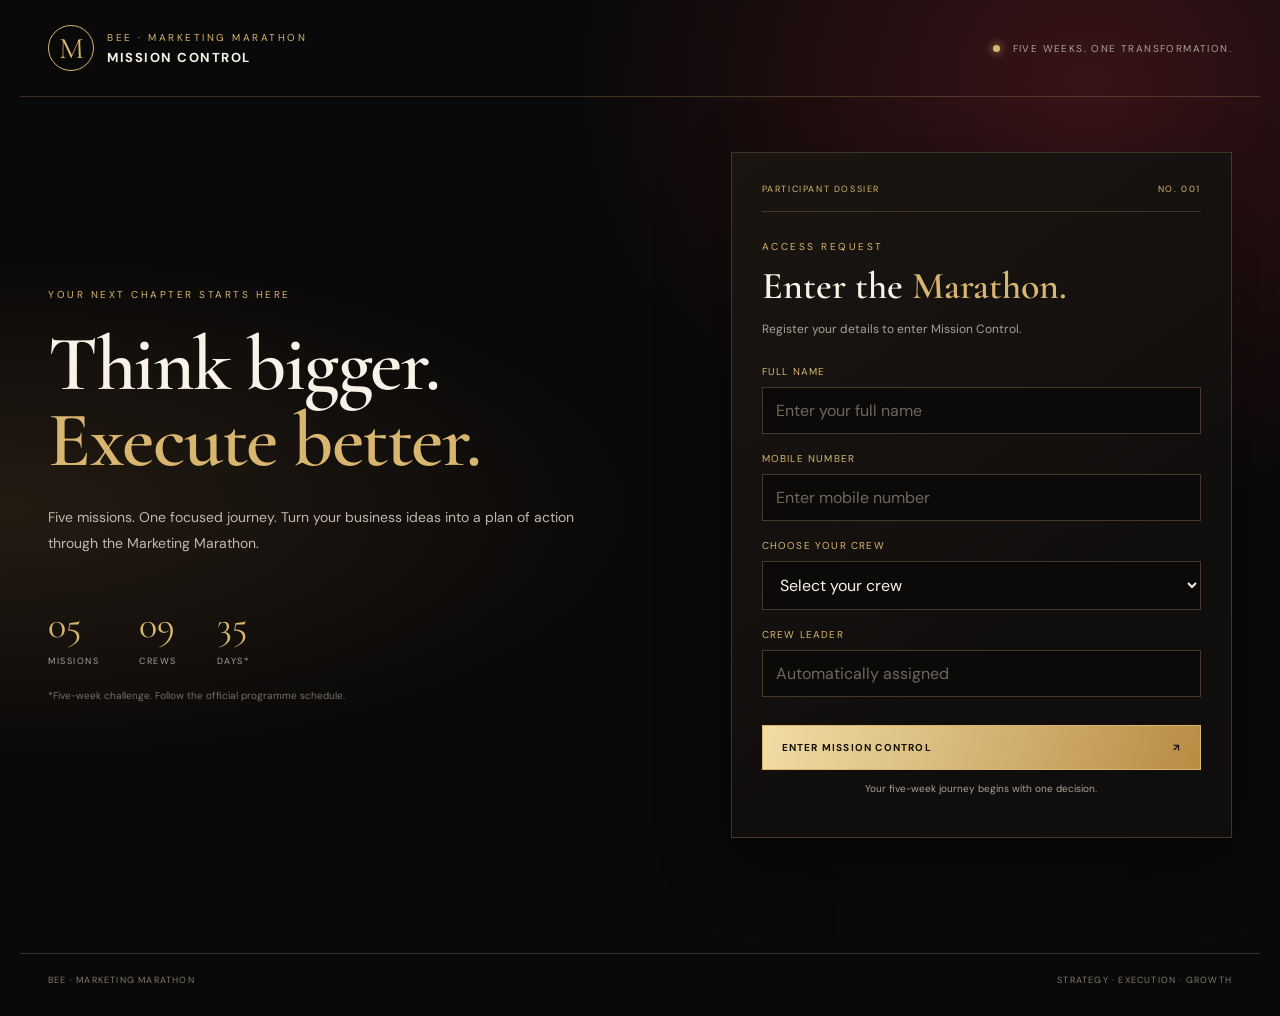
<file: index.html>
<!DOCTYPE html>
<html lang="en">
<head>
  <meta charset="UTF-8">
  <meta name="viewport" content="width=device-width, initial-scale=1.0">
  <meta name="theme-color" content="#0a0909">
  <title>Marketing Marathon | Mission Control</title>
  <link rel="stylesheet" href="style.css">
</head>
<body>

  <header class="navbar">
    <a class="brand" href="#" aria-label="Mission Control home">
      <span class="brand-seal">M</span>
      <span>
        <small>BEE · MARKETING MARATHON</small>
        <strong>MISSION CONTROL</strong>
      </span>
    </a>
    <div class="nav-status">
      <span class="status-dot"></span>
      FIVE WEEKS. ONE TRANSFORMATION.
    </div>
  </header>

  <main>

    <!-- REGISTRATION PAGE -->
    <section id="welcomePage" class="welcome-layout">
      <div class="welcome-copy">
        <p class="eyebrow">YOUR NEXT CHAPTER STARTS HERE</p>
        <h1>Think bigger.<br><span>Execute better.</span></h1>

        <p class="lead">
          Five missions. One focused journey.
          Turn your business ideas into a plan of action
          through the Marketing Marathon.
        </p>

        <div class="hero-stats">
          <div><strong>05</strong><span>MISSIONS</span></div>
          <div><strong>09</strong><span>CREWS</span></div>
          <div><strong>35</strong><span>DAYS*</span></div>
        </div>

        <p class="fine-print">
          *Five-week challenge. Follow the official programme schedule.
        </p>
      </div>

      <div class="registration-card">
        <div class="card-topline">
          <span>PARTICIPANT DOSSIER</span>
          <span>NO. 001</span>
        </div>

        <div class="card-heading">
          <p class="eyebrow">ACCESS REQUEST</p>
          <h2>Enter the <em>Marathon.</em></h2>
          <p>Register your details to enter Mission Control.</p>
        </div>

        <form id="registrationForm">
          <div class="form-field">
            <label for="participantName">Full name</label>
            <input id="participantName" name="participantName"
              type="text" placeholder="Enter your full name" required>
          </div>

          <div class="form-field">
            <label for="mobileNumber">Mobile number</label>
            <input id="mobileNumber" name="mobileNumber"
              type="tel" inputmode="tel" placeholder="Enter mobile number"
              required>
          </div>

          <div class="form-field">
            <label for="crewSelect">Choose your crew</label>
            <select id="crewSelect" name="crewSelect" required>
              <option value="">Select your crew</option>
            </select>
          </div>

          <div class="form-field">
            <label for="crewLeader">Crew leader</label>
            <input id="crewLeader" name="crewLeader"
              type="text" placeholder="Automatically assigned" readonly>
          </div>

          <button class="gold-button full-width" type="submit">
            ENTER MISSION CONTROL <span>↗</span>
          </button>

          <p class="form-note">
            Your five-week journey begins with one decision.
          </p>
        </form>
      </div>
    </section>

    <!-- MAIN DASHBOARD -->
    <section id="dashboardPage" class="hidden">

      <div class="welcome-bar">
        <div>
          <p class="eyebrow">OPERATIVE IDENTIFIED</p>
          <h2>Welcome, <span id="displayName">Participant</span></h2>
          <p id="displayCrew" class="muted"></p>
        </div>

        <button id="editProfile" class="outline-button" type="button">
          EDIT PROFILE
        </button>
      </div>

      <!-- HERO: TEXT LEFT + LARGE 3D VAULT RIGHT -->
      <section class="dashboard-hero vault-hero">

        <div class="vault-hero-copy">
          <p class="eyebrow">THE CHALLENGE STARTS NOW</p>

          <h1>Your strategy.<br>
            <span>Your next level.</span>
          </h1>

          <p class="lead">
            Choose your mission, complete the workbook tasks
            and track your progress through the five-week challenge.
          </p>

          <a class="gold-button inline-button" href="#missionSection">
            EXPLORE MISSIONS ↓
          </a>
        </div>

        <!-- LARGE SLEEPING GOLDEN VAULT -->
        <aside class="strategy-vault-side">

          <p class="vault-status" id="vaultStatus">
            Zzz... VAULT IS SLEEPING
          </p>

          <div class="sleeping-vault" id="sleepingVault">

            <div class="vault-shadow"></div>

            <div class="vault-character" id="vaultCharacter">

              <div class="vault-side"></div>

              <div class="vault-face">
                <div class="vault-top-rim"></div>

                <div class="vault-bolts">
                  <i></i><i></i><i></i><i></i>
                  <i></i><i></i><i></i><i></i>
                </div>

                <div class="vault-eyebrows">
                  <span class="eyebrow eyebrow-left"></span>
                  <span class="eyebrow eyebrow-right"></span>
                </div>

                <div class="vault-eyes">
                  <div class="vault-eye">
                    <span class="eye-pupil"></span>
                    <span class="sleepy-lid"></span>
                  </div>

                  <div class="vault-eye">
                    <span class="eye-pupil"></span>
                    <span class="sleepy-lid"></span>
                  </div>
                </div>

                <div class="vault-nose"></div>

                <div class="vault-mouth">
                  <span class="mouth-sleep"></span>
                  <span class="mouth-awake"></span>
                </div>

                <div class="vault-wheel">
                  <div class="wheel-inner">
                    <div class="wheel-spoke"></div>
                    <div class="wheel-spoke spoke-two"></div>
                    <div class="wheel-center"></div>
                  </div>
                </div>

                <div class="vault-keyhole"></div>
                <div class="vault-bottom-rim"></div>
              </div>

            </div>

            <div class="sleep-z" id="sleepZ">Zzz</div>
            <div class="vault-sparkle sparkle-one">✦</div>
            <div class="vault-sparkle sparkle-two">✧</div>
          </div>

          <p class="vault-caption" id="vaultCaption">
            Shhh... the Golden Vault is sleeping.
            Move your mouse to wake it up!
          </p>

        </aside>
      </section>

      <!-- MISSION ARCHIVES -->
      <section id="missionSection" class="content-section">
        <div class="section-heading">
          <div>
            <p class="eyebrow">YOUR FIVE-WEEK JOURNEY</p>
            <h2>Mission Archives</h2>
          </div>
          <span class="section-tag">05 MISSIONS</span>
        </div>

        <div id="missionGrid" class="mission-grid"></div>
      </section>

      <!-- CREW HEADQUARTERS -->
      <section class="content-section">
        <div class="section-heading">
          <div>
            <p class="eyebrow">YOUR ALLIANCE</p>
            <h2>Crew Headquarters</h2>
          </div>
          <span class="section-tag">09 CREWS</span>
        </div>

        <div id="crewGrid" class="crew-grid"></div>
      </section>

    </section>

    <!-- MISSION / CREW DETAILS -->
    <section id="detailPage" class="detail-panel hidden"
      aria-live="polite">

      <button id="backButton" class="outline-button" type="button">
        ← BACK TO MISSION CONTROL
      </button>

      <div id="detailContent"></div>
    </section>

  </main>

  <footer>
    <span>BEE · MARKETING MARATHON</span>
    <span>STRATEGY · EXECUTION · GROWTH</span>
  </footer>

  <!-- EXISTING MAIN DASHBOARD SCRIPT -->
  <script src="script.js"></script>

  <!-- GOLDEN KEY VAULT GAME -->
  <div id="vaultGame" class="vault-game hidden">

    <div class="vault-game-header">
      <p class="vault-eyebrow">FINAL CHALLENGE UNLOCKED</p>
      <h1>THE GOLDEN KEY</h1>
      <p>Move your golden key to the vault and unlock your destiny.</p>
    </div>

    <div class="game-vault-area">
      <div id="gameVault" class="game-vault">
        <div class="vault-rim"></div>

        <div class="vault-door">
          <div class="vault-inner-ring"></div>
          <div class="vault-bolts"></div>

          <div class="vault-brand">
            <span>THE</span>
            <strong>MARATHON VAULT</strong>
          </div>

          <button type="button" id="vaultKeyhole"
            class="vault-keyhole"
            aria-label="Unlock the vault using the golden key">
            <span class="keyhole-glow"></span>
            <span class="keyhole-shape"></span>
          </button>

          <p class="vault-instruction" id="vaultInstruction">
            INSERT THE GOLDEN KEY
          </p>

          <div class="vault-handle"></div>
        </div>
      </div>
    </div>

    <p id="vaultGameMessage" class="vault-game-message">
      Your missions are complete. The final challenge awaits.
    </p>

    <button id="vaultExitButton" class="vault-exit-button" type="button">
      RETURN TO DASHBOARD
    </button>

    <div id="vaultVictory" class="vault-victory hidden">
      <p class="vault-eyebrow">MISSION ACCOMPLISHED</p>
      <h2>YOU UNLOCKED THE VAULT!</h2>
      <p>Every mission led you here. Your journey is complete.</p>

      <button id="vaultVictoryButton" type="button">
        CLAIM YOUR VICTORY ✦
      </button>
    </div>

  </div>

  <!-- GOLDEN KEY CURSOR -->
  <div id="goldenKeyCursor" aria-hidden="true">
    <span>🗝️</span>
  </div>

  <!-- VAULT GAME SCRIPT -->
  <script src="vault-game.js"></script>

  <script>
    window.addEventListener("DOMContentLoaded", () => {
      const params = new URLSearchParams(window.location.search);

      if (params.get("vault") === "1") {
        if (typeof window.startVaultGame === "function") {
          window.startVaultGame();
        }
      }
    });
  </script>

  <!-- SLEEPING VAULT ANIMATION -->
  <script src="sleeping-vault.js"></script>

  <script>
(function () {
  // Reset only form answers when the page loads or refreshes.
  window.addEventListener("pageshow", function () {
    document.querySelectorAll("form").forEach(function (form) {
      form.reset();
    });

    document.querySelectorAll(
      'input:not([type="button"]):not([type="submit"]):not([type="hidden"]), textarea, select'
    ).forEach(function (field) {
      if (field.type === "checkbox" || field.type === "radio") {
        field.checked = false;
      } else if (field.tagName === "SELECT") {
        field.selectedIndex = 0;
      } else {
        field.value = "";
      }
    });
  });
})();
</script>
</body>
</html>
</file>
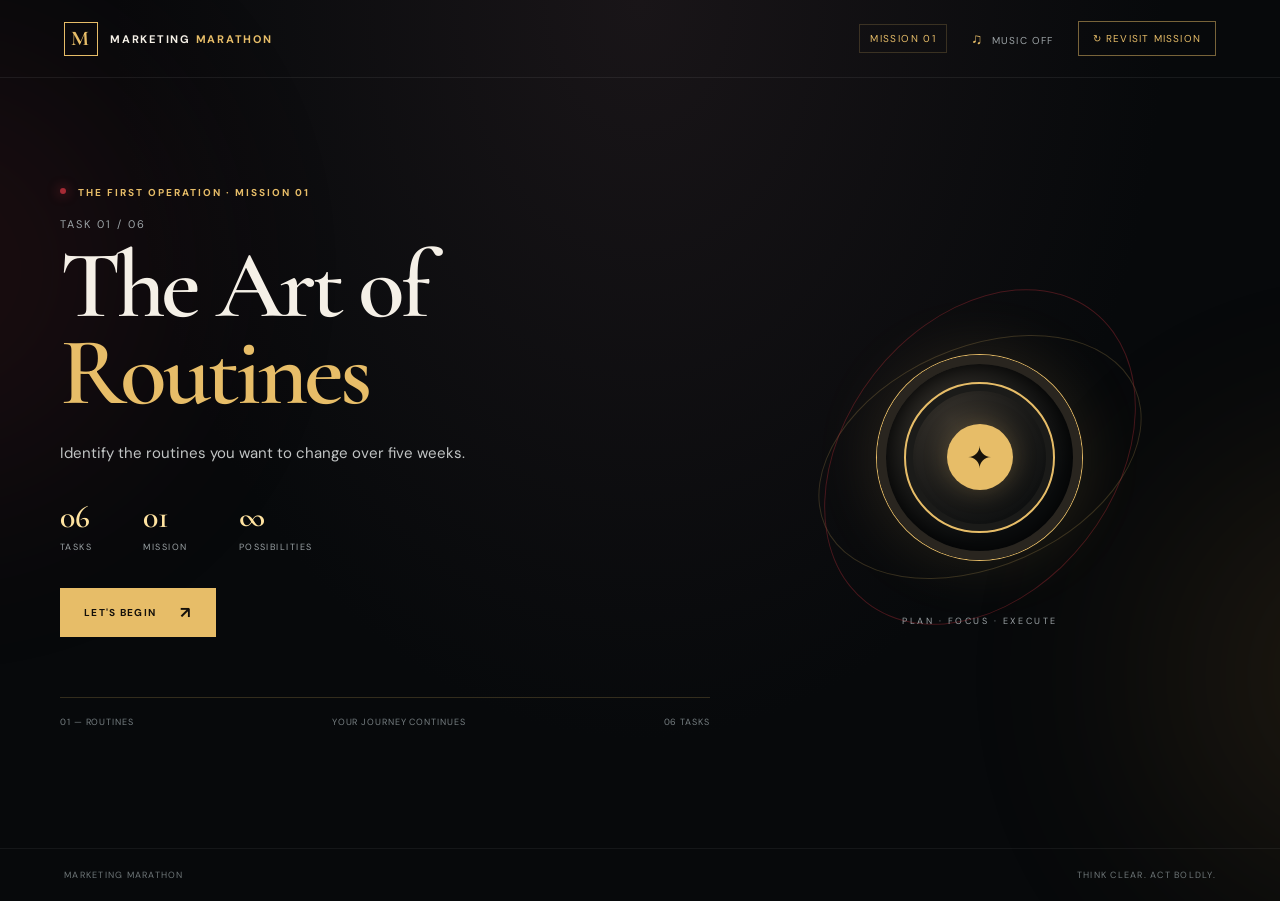
<file: mission1.html>
<!DOCTYPE html>
<html lang="en">
<head>
  <meta charset="UTF-8">
  <meta name="viewport" content="width=device-width, initial-scale=1.0">
  <meta name="theme-color" content="#07090b">

  <title>Mission 01 — The Master Plan | Marketing Marathon</title>

  <link rel="stylesheet" href="mission1.css">
  <script src="mission1.js" defer></script>
</head>

<body>
  
<audio id="backgroundMusic" loop preload="auto">
  <source src="money-heist.mp3" type="audio/mpeg">
</audio>

  <div class="ambient ambient-one" aria-hidden="true"></div>
  <div class="ambient ambient-two" aria-hidden="true"></div>

  <!-- Top Navigation -->
  <header class="topbar">
    <a class="brand" href="index.html" aria-label="Return to main page">
      <span class="brand-mark">M</span>
      <span>MARKETING <b>MARATHON</b></span>
    </a>

    <div class="topbar-right">
      <span class="mission-chip">MISSION 01</span>

      <button
        id="musicButton"
        class="music-button"
        type="button"
        aria-pressed="false"
      >
        <span aria-hidden="true">♫</span>
        <span id="musicLabel">MUSIC OFF</span>

        <!-- Add this button below the music button -->
<button id="revisitButton" class="music-button" type="button">
  ↻ REVISIT MISSION
</button>
      </button>
    </div>
  </header>

  <main>
    <!-- Mission Introduction -->
    <section id="introScreen" class="intro-screen">
      <div class="intro-copy">
        <p class="eyebrow">
          <span class="status-dot"></span>
          THE FIRST OPERATION · MISSION 01
        </p>

        <p class="task-label">TASK 01 / 06</p>

        <h1>
          The Master <span>Plan</span>
        </h1>

        <p class="intro-description">
          Build clarity, set your targets, and create the foundation
          for your next five weeks.
        </p>

        <div class="intro-stats">
          <div>
            <span class="stat-number">06</span>
            <span class="stat-label">TASKS</span>
          </div>

          <div>
            <span class="stat-number">01</span>
            <span class="stat-label">MISSION</span>
          </div>

          <div>
            <span class="stat-number">∞</span>
            <span class="stat-label">POSSIBILITIES</span>
          </div>
        </div>

        <button id="beginButton" class="gold-button" type="button">
          LET'S BEGIN <span aria-hidden="true">↗</span>
        </button>

        <div class="intro-bottom">
          <span>01 — ROUTINES</span>
          <span>YOUR JOURNEY STARTS HERE</span>
          <span>06 TASKS</span>
        </div>
      </div>

      <!-- Decorative Vault -->
      <div class="intro-art" aria-hidden="true">
        <div class="art-orbit orbit-one"></div>
        <div class="art-orbit orbit-two"></div>

        <div class="art-vault">
          <div class="art-vault-ring"></div>
          <div class="art-vault-lock">✦</div>
        </div>

        <div class="art-caption">
          PLAN · FOCUS · EXECUTE
        </div>
      </div>
    </section>

    <!-- Dynamic Tasks 1–6 are rendered by mission1.js -->
    <section
      id="taskScreen"
      class="task-screen hidden"
      aria-live="polite"
    ></section>

    <!-- Task Completion and Final Vault Celebration -->
    <section
      id="celebrationScreen"
      class="celebration-screen hidden"
      aria-live="polite"
    ></section>
  </main>

  <!-- Footer -->
  <footer class="site-footer">
    <span>MARKETING MARATHON</span>
    <span>THINK CLEAR. ACT BOLDLY.</span>
  </footer>
  <script>
(function () {
  // Reset only form answers when the page loads or refreshes.
  window.addEventListener("pageshow", function () {
    document.querySelectorAll("form").forEach(function (form) {
      form.reset();
    });

    document.querySelectorAll(
      'input:not([type="button"]):not([type="submit"]):not([type="hidden"]), textarea, select'
    ).forEach(function (field) {
      if (field.type === "checkbox" || field.type === "radio") {
        field.checked = false;
      } else if (field.tagName === "SELECT") {
        field.selectedIndex = 0;
      } else {
        field.value = "";
      }
    });
  });
})();
</script>
</body>
</html>
</file>
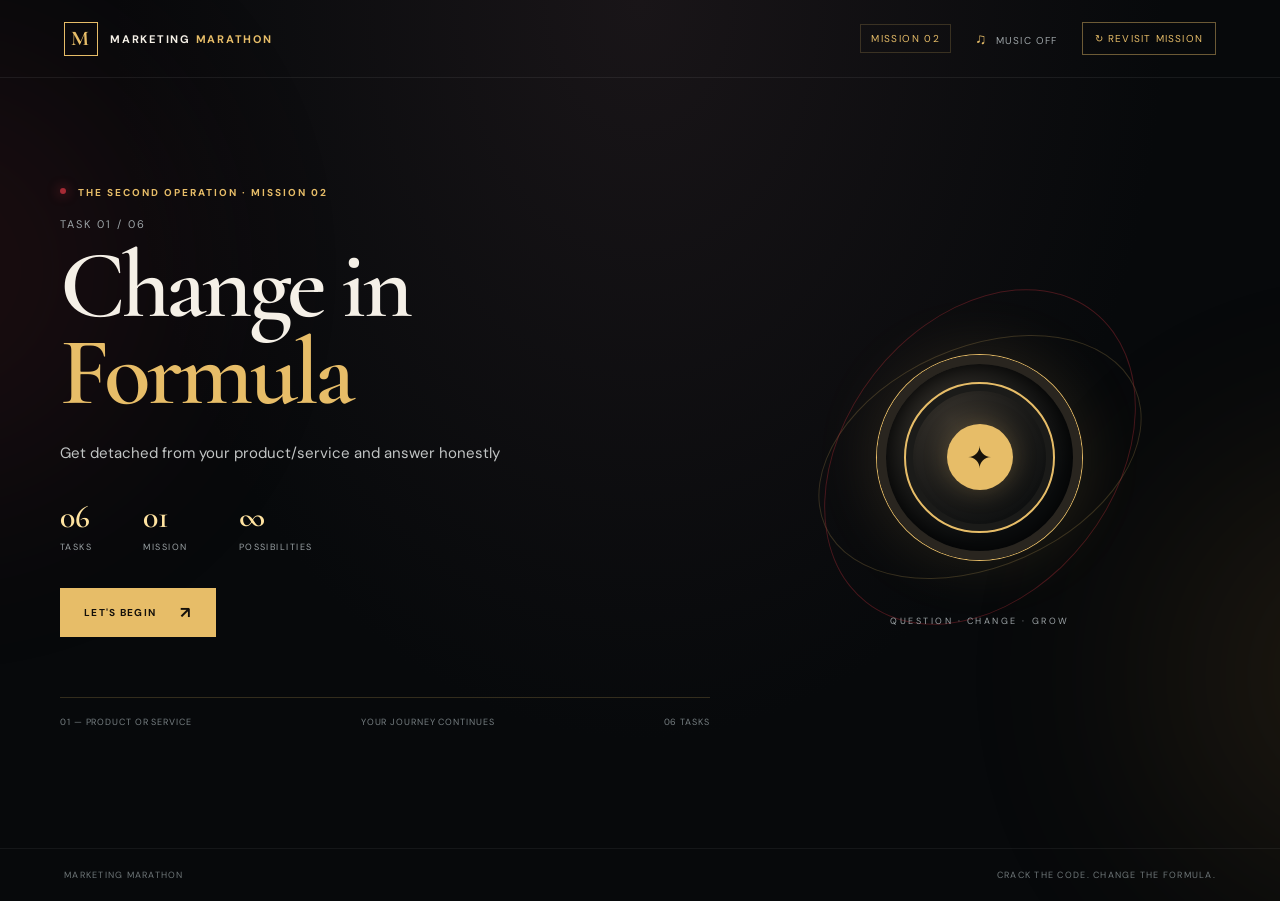
<file: mission2.html>
<!DOCTYPE html>
<html lang="en">
<head>
  <meta charset="UTF-8">
  <meta name="viewport" content="width=device-width, initial-scale=1.0">
  <meta name="theme-color" content="#07090b">
  <title>Mission 02 — Crack the Code | Marketing Marathon</title>
  <link rel="stylesheet" href="mission2.css">
  <script src="mission2.js" defer></script>
</head>
<body>
  <div class="ambient ambient-one" aria-hidden="true"></div>
  <div class="ambient ambient-two" aria-hidden="true"></div>

  <header class="topbar">
    <a class="brand" href="index.html" aria-label="Return to main page">
      <span class="brand-mark">M</span>
      <span>MARKETING <b>MARATHON</b></span>
    </a>
    <div class="topbar-right">
      <span class="mission-chip">MISSION 02</span>
      <button id="musicButton" class="music-button" type="button" aria-pressed="false">
        <span aria-hidden="true">♫</span> <span id="musicLabel">MUSIC OFF</span>
      </button>
      <button id="revisitButton" class="music-button" type="button">↻ REVISIT MISSION</button>
    </div>
  </header>

  <main>
    <section id="introScreen" class="intro-screen">
      <div class="intro-copy">
        <p class="eyebrow"><span class="status-dot"></span> THE SECOND OPERATION · MISSION 02</p>
        <p class="task-label">TASK 01 / 06</p>
        <h1>Crack the <span>Code</span></h1>
        <p class="intro-description">Challenge your business formula, rethink what is not working, and plan meaningful changes for the next five weeks.</p>
        <div class="intro-stats">
          <div><span class="stat-number">06</span><span class="stat-label">TASKS</span></div>
          <div><span class="stat-number">01</span><span class="stat-label">MISSION</span></div>
          <div><span class="stat-number">∞</span><span class="stat-label">POSSIBILITIES</span></div>
        </div>
        <button id="beginButton" class="gold-button" type="button">LET'S BEGIN <span aria-hidden="true">↗</span></button>
        <div class="intro-bottom">
          <span>01 — PRODUCT</span><span>YOUR JOURNEY CONTINUES</span><span>06 TASKS</span>
        </div>
      </div>
      <div class="intro-art" aria-hidden="true">
        <div class="art-orbit orbit-one"></div><div class="art-orbit orbit-two"></div>
        <div class="art-vault"><div class="art-vault-ring"></div><div class="art-vault-lock">✦</div></div>
        <div class="art-caption">QUESTION · CHANGE · GROW</div>
      </div>
    </section>

    <section id="taskScreen" class="task-screen hidden" aria-live="polite"></section>

    <section id="celebrationScreen" class="celebration-screen hidden" aria-live="polite"></section>
  </main>

  <footer class="site-footer">
    <span>MARKETING MARATHON</span>
    <span>CRACK THE CODE. CHANGE THE FORMULA.</span>
  </footer>
  <script>
(function () {
  // Reset only form answers when the page loads or refreshes.
  window.addEventListener("pageshow", function () {
    document.querySelectorAll("form").forEach(function (form) {
      form.reset();
    });

    document.querySelectorAll(
      'input:not([type="button"]):not([type="submit"]):not([type="hidden"]), textarea, select'
    ).forEach(function (field) {
      if (field.type === "checkbox" || field.type === "radio") {
        field.checked = false;
      } else if (field.tagName === "SELECT") {
        field.selectedIndex = 0;
      } else {
        field.value = "";
      }
    });
  });
})();
</script>
</body>

</html>
</file>
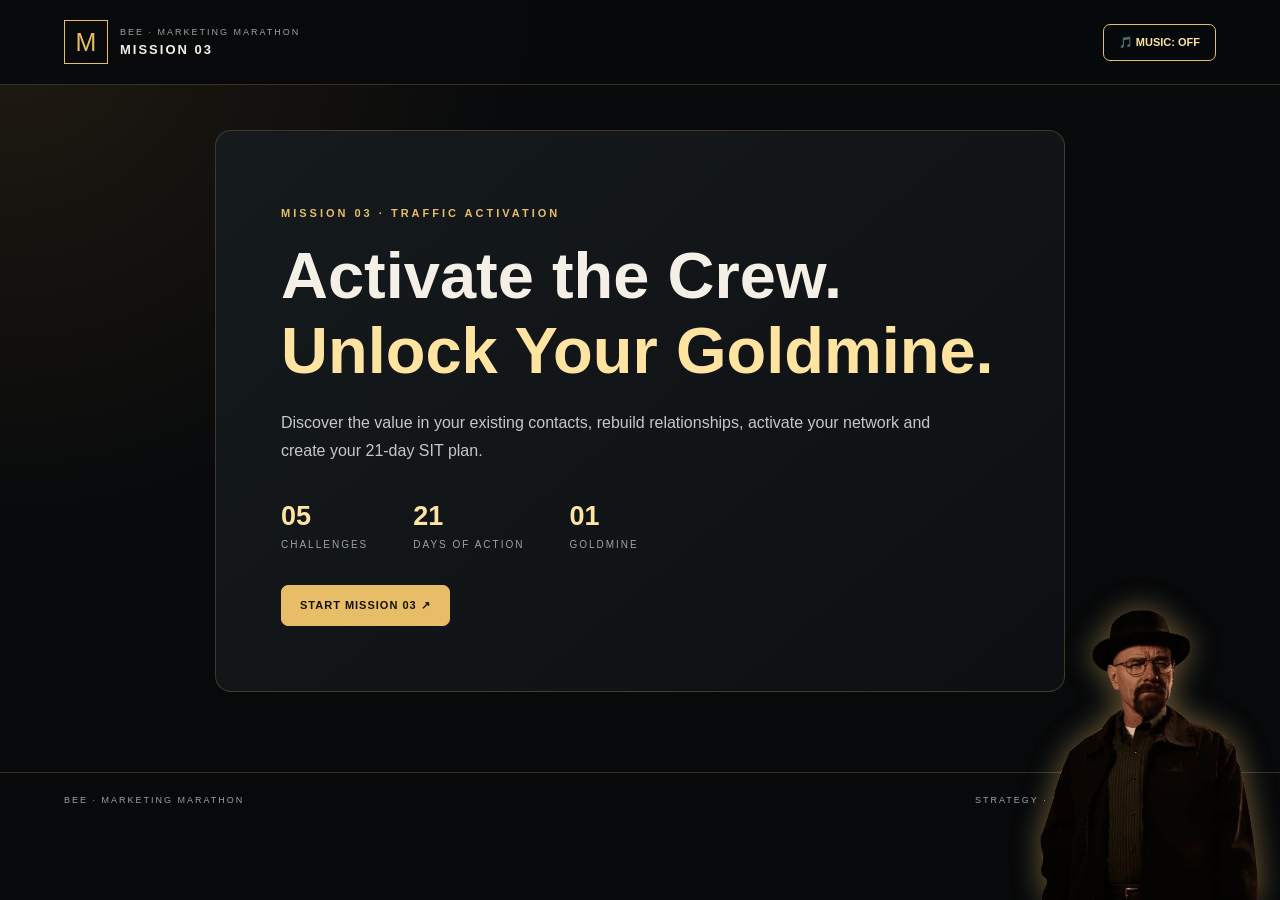
<file: mission3.html>
<!DOCTYPE html>
<html lang="en">
<head>
  <meta charset="UTF-8">
  <meta name="viewport" content="width=device-width, initial-scale=1.0">
  <title>Mission 03 | Activate the Crew</title>
  <link rel="stylesheet" href="mission3.css">
  <script src="mission3.js" defer></script>
</head>
<body>
    <!-- Mission Character -->
<div class="character-container">
  <img
    src="character-3d.png"
    alt="Mission Character"
    class="character-image"
  >
</div>
  <audio id="backgroundMusic" loop>
    <source src="money-heist.mp3" type="audio/mpeg">
  </audio>

  <header class="navbar">
    <a class="brand" href="index.html">
      <span class="brand-seal">M</span>
      <span><small>BEE · MARKETING MARATHON</small>
      <strong>MISSION 03</strong></span>
    </a>
    <button id="musicToggle" class="music-toggle" type="button">
      🎵 MUSIC: OFF
    </button>
  </header>

  <main>
    <section id="introScreen" class="intro">
      <p class="eyebrow">MISSION 03 · TRAFFIC ACTIVATION</p>
      <h1>Activate the Crew.<br><span>Unlock Your Goldmine.</span></h1>
      <p class="lead">
        Discover the value in your existing contacts, rebuild relationships,
        activate your network and create your 21-day SIT plan.
      </p>
      <div class="stats">
        <div><strong>05</strong><span>CHALLENGES</span></div>
        <div><strong>21</strong><span>DAYS OF ACTION</span></div>
        <div><strong>01</strong><span>GOLDMINE</span></div>
      </div>
      <button id="startButton" class="gold-button" type="button">
        START MISSION 03 ↗
      </button>
    </section>

    <section id="missionScreen" class="hidden">
      <div class="mission-heading">
        <div>
          <p class="eyebrow">OPERATIVE WORKBOOK</p>
          <h1>Activate the <span>Crew</span></h1>
          <p class="lead">Complete all five challenges to finish your mission.</p>
        </div>
        <div class="progress-card">
          <span>MISSION PROGRESS</span>
          <strong id="progressText">0 / 5 COMPLETE</strong>
          <div class="progress-track"><div id="progressFill"></div></div>
        </div>
      </div>

      <div id="taskList" class="task-list"></div>

      <section id="finale" class="finale hidden">
        <div class="vault-mark">✦</div>
        <p class="eyebrow">MISSION ACCOMPLISHED</p>
        <h2>Traffic Activated.</h2>
        <p>You completed Mission 03. Keep nurturing your network and following your SIT plan.</p>
        <button id="replayButton" class="outline-button" type="button">
          REVIEW MISSION
        </button>
        <a class="gold-button" href="index.html">
          RETURN TO MISSION CONTROL ↗
        </a>
      </section>
    </section>
  </main>

  <div class="character-container">
    <img src="character-3d.png" alt="Mission character" class="character-image">
  </div>

  <footer>
    <span>BEE · MARKETING MARATHON</span>
    <span>STRATEGY · RELATIONSHIPS · GROWTH</span>
  </footer>
  <script>
(function () {
  // Reset only form answers when the page loads or refreshes.
  window.addEventListener("pageshow", function () {
    document.querySelectorAll("form").forEach(function (form) {
      form.reset();
    });

    document.querySelectorAll(
      'input:not([type="button"]):not([type="submit"]):not([type="hidden"]), textarea, select'
    ).forEach(function (field) {
      if (field.type === "checkbox" || field.type === "radio") {
        field.checked = false;
      } else if (field.tagName === "SELECT") {
        field.selectedIndex = 0;
      } else {
        field.value = "";
      }
    });
  });
})();
</script>
</body>
</html>
</file>
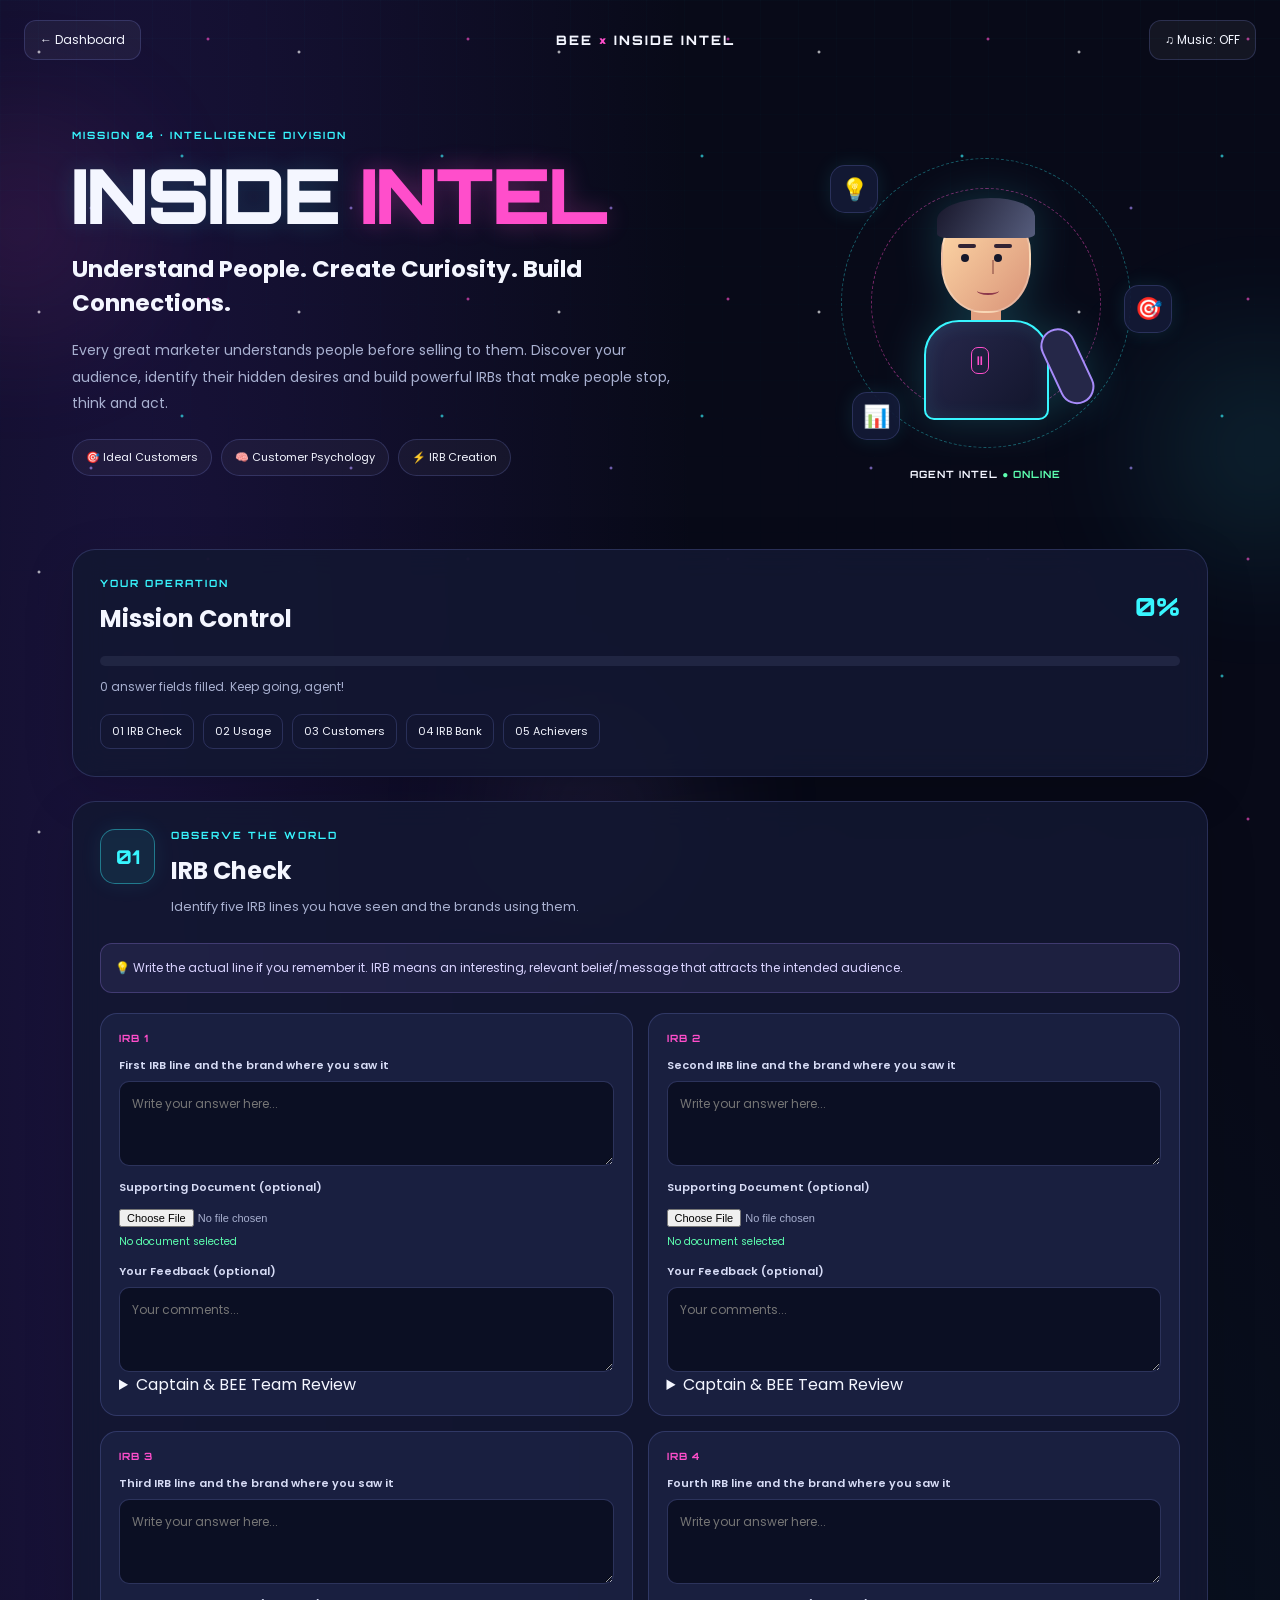
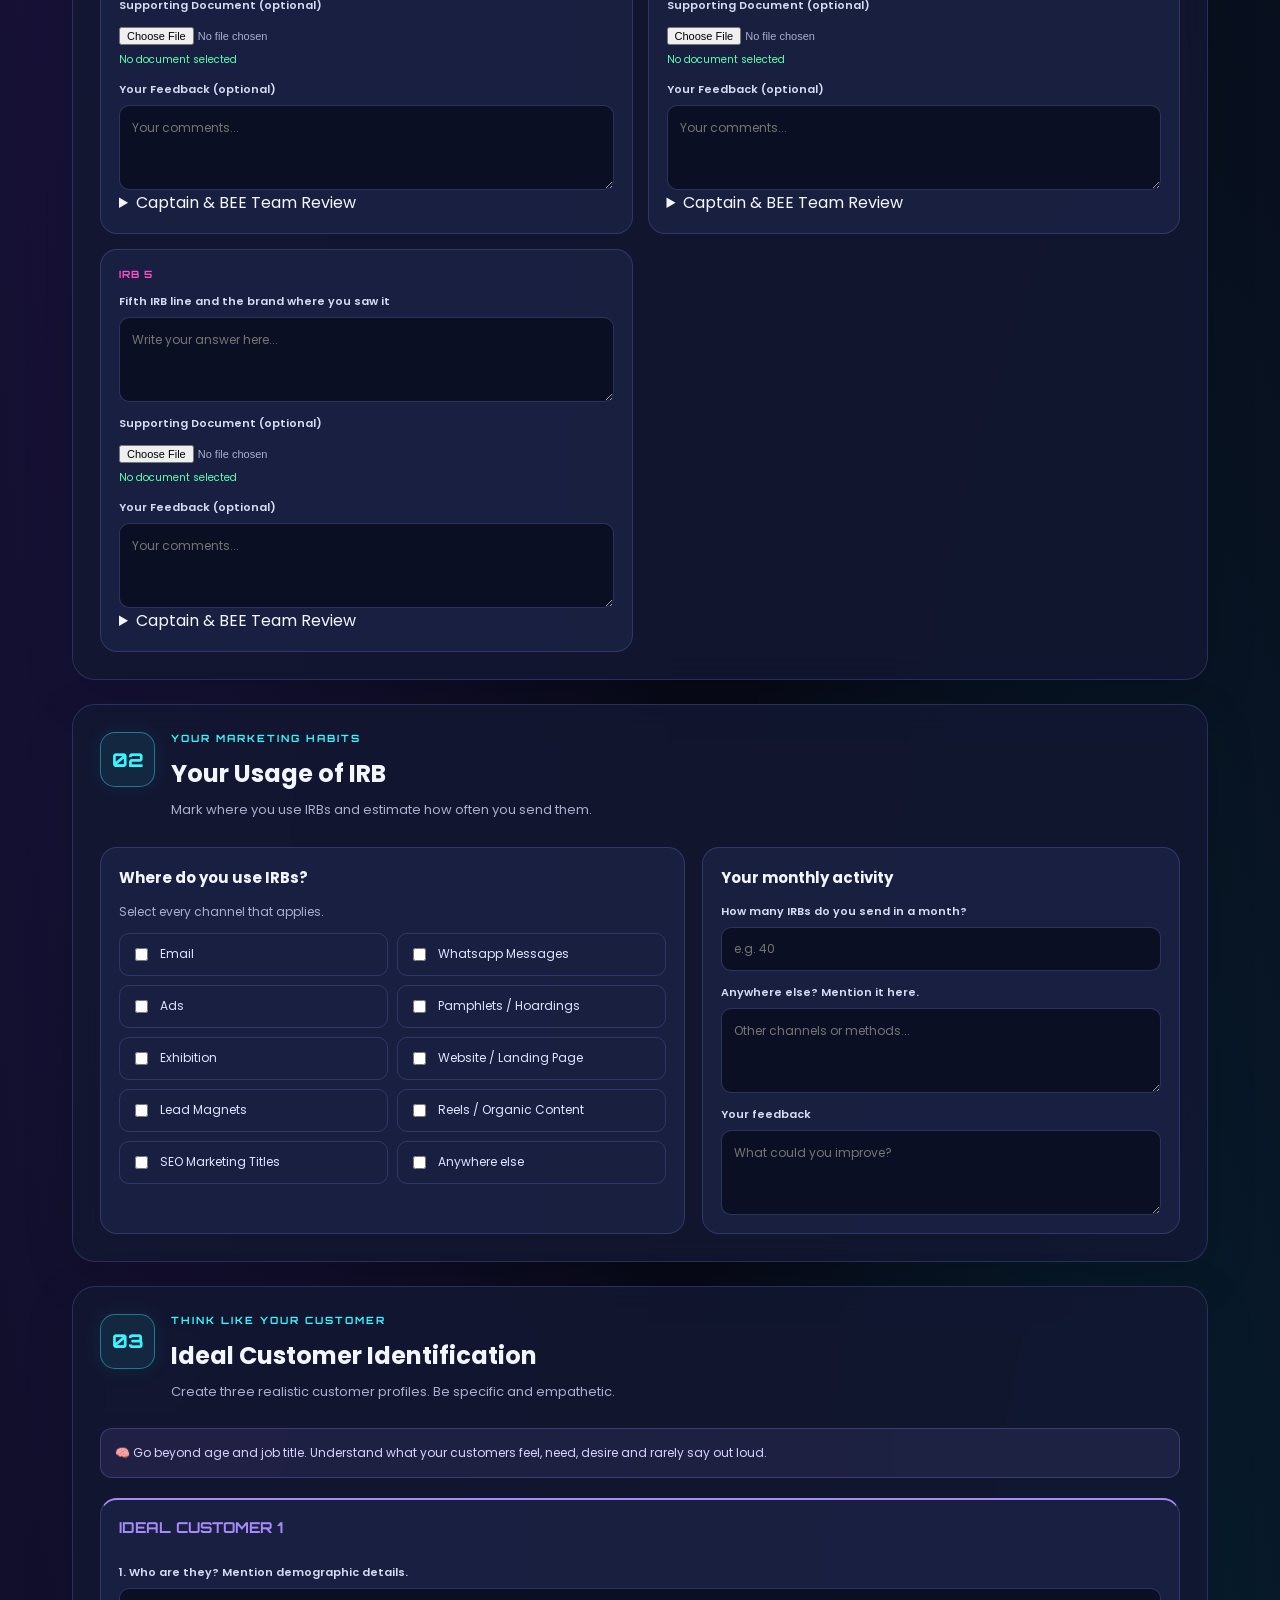
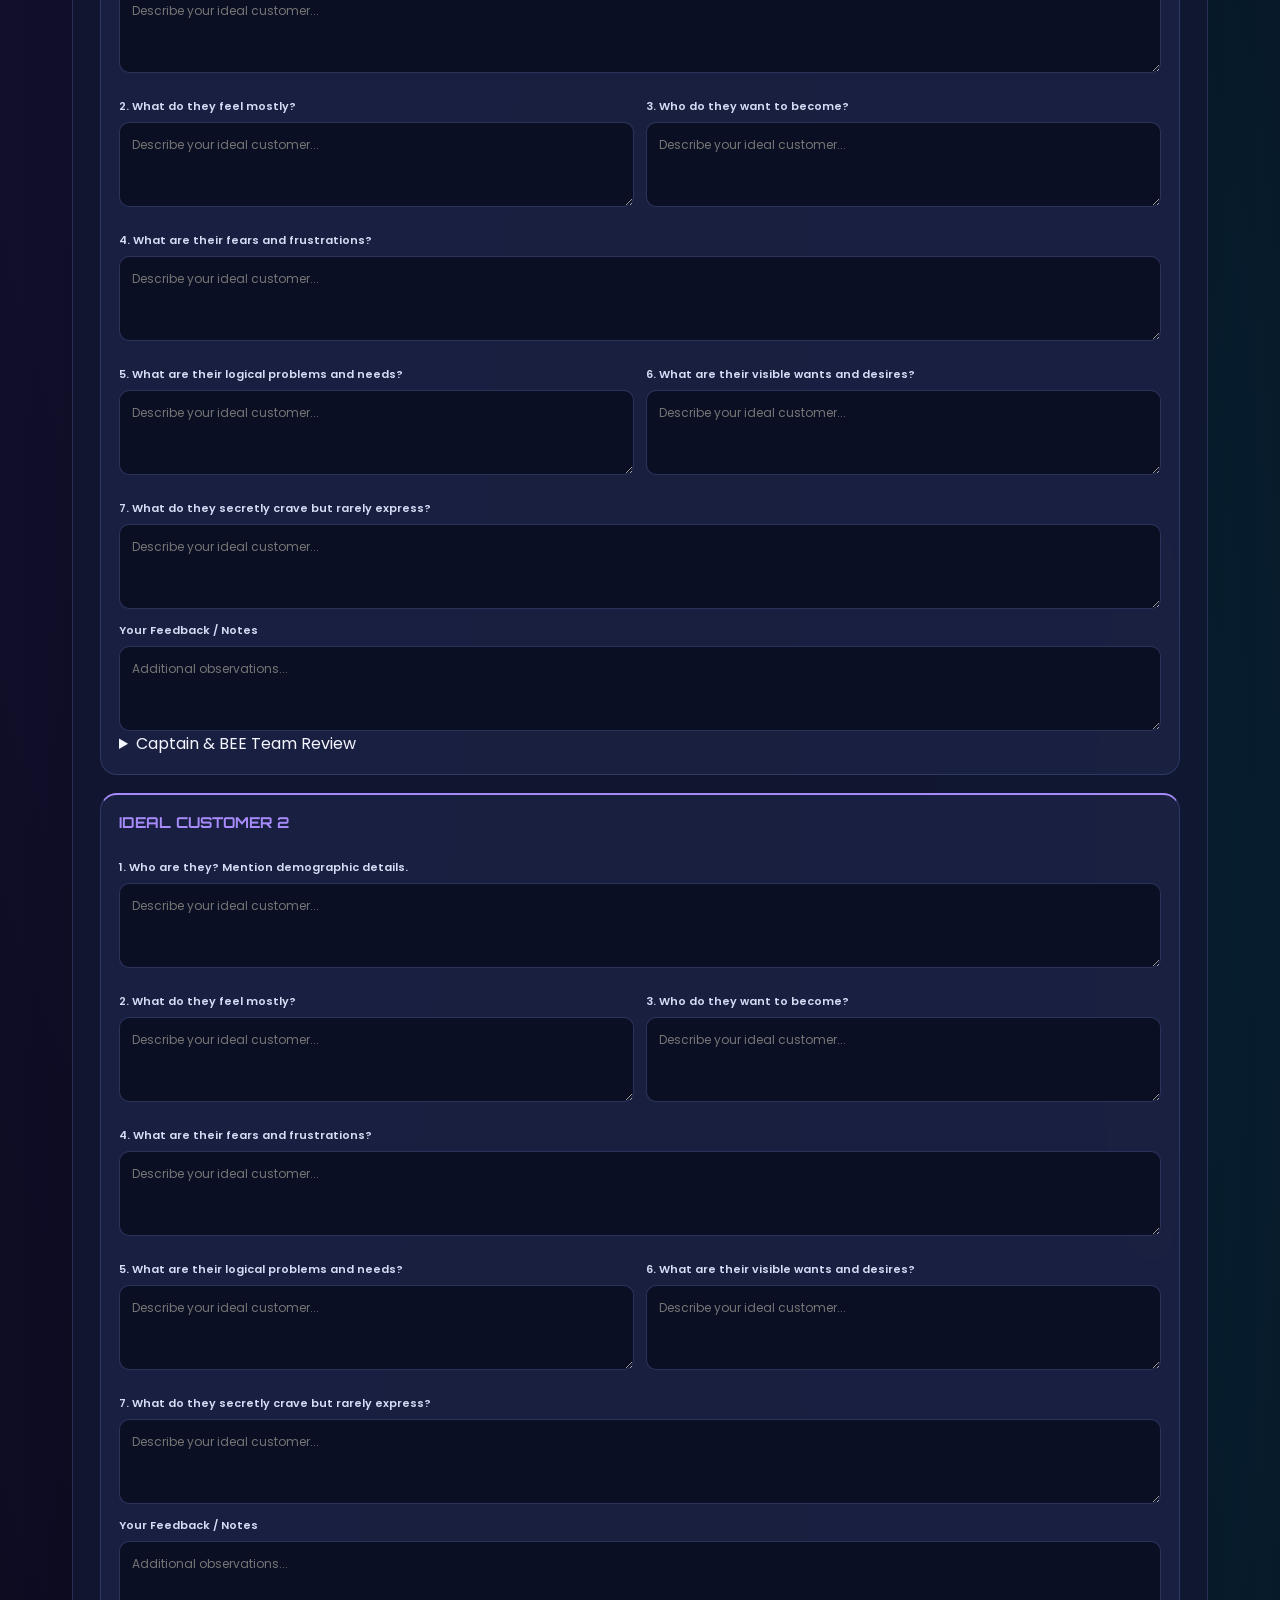
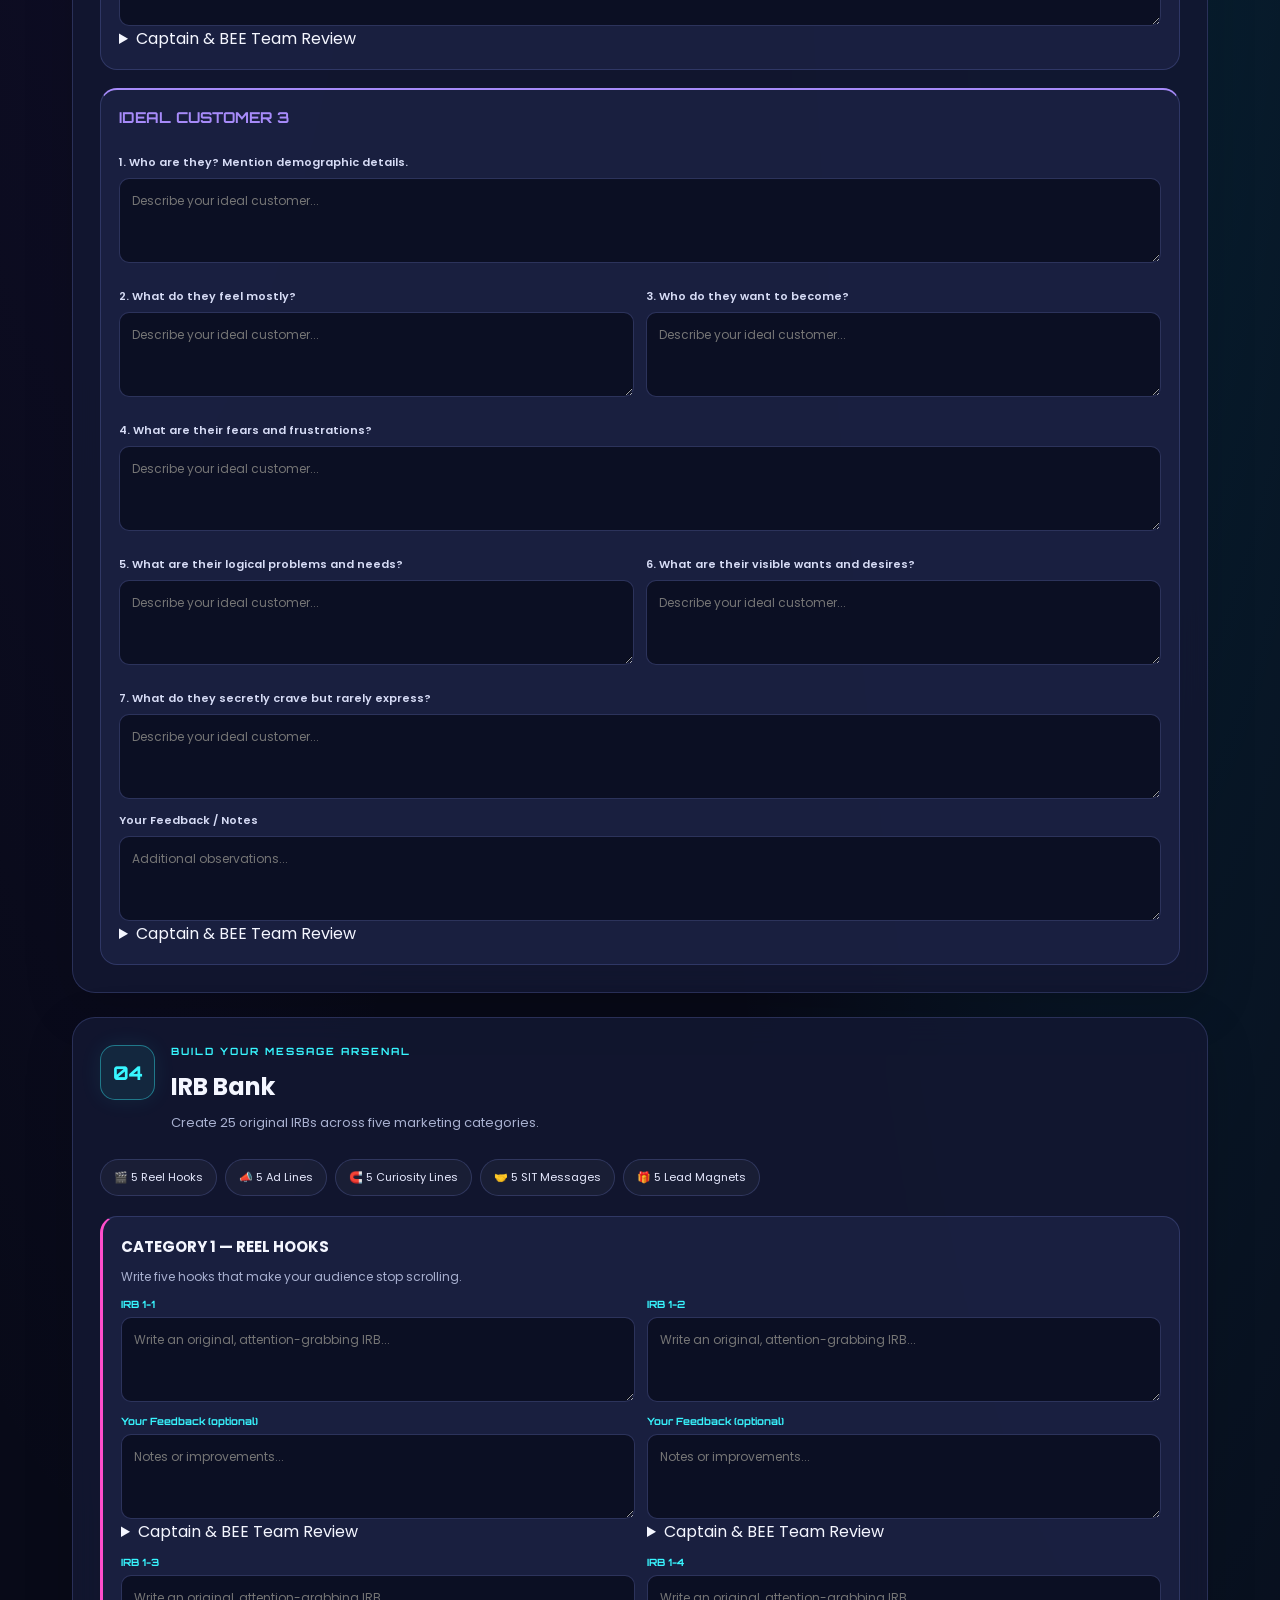
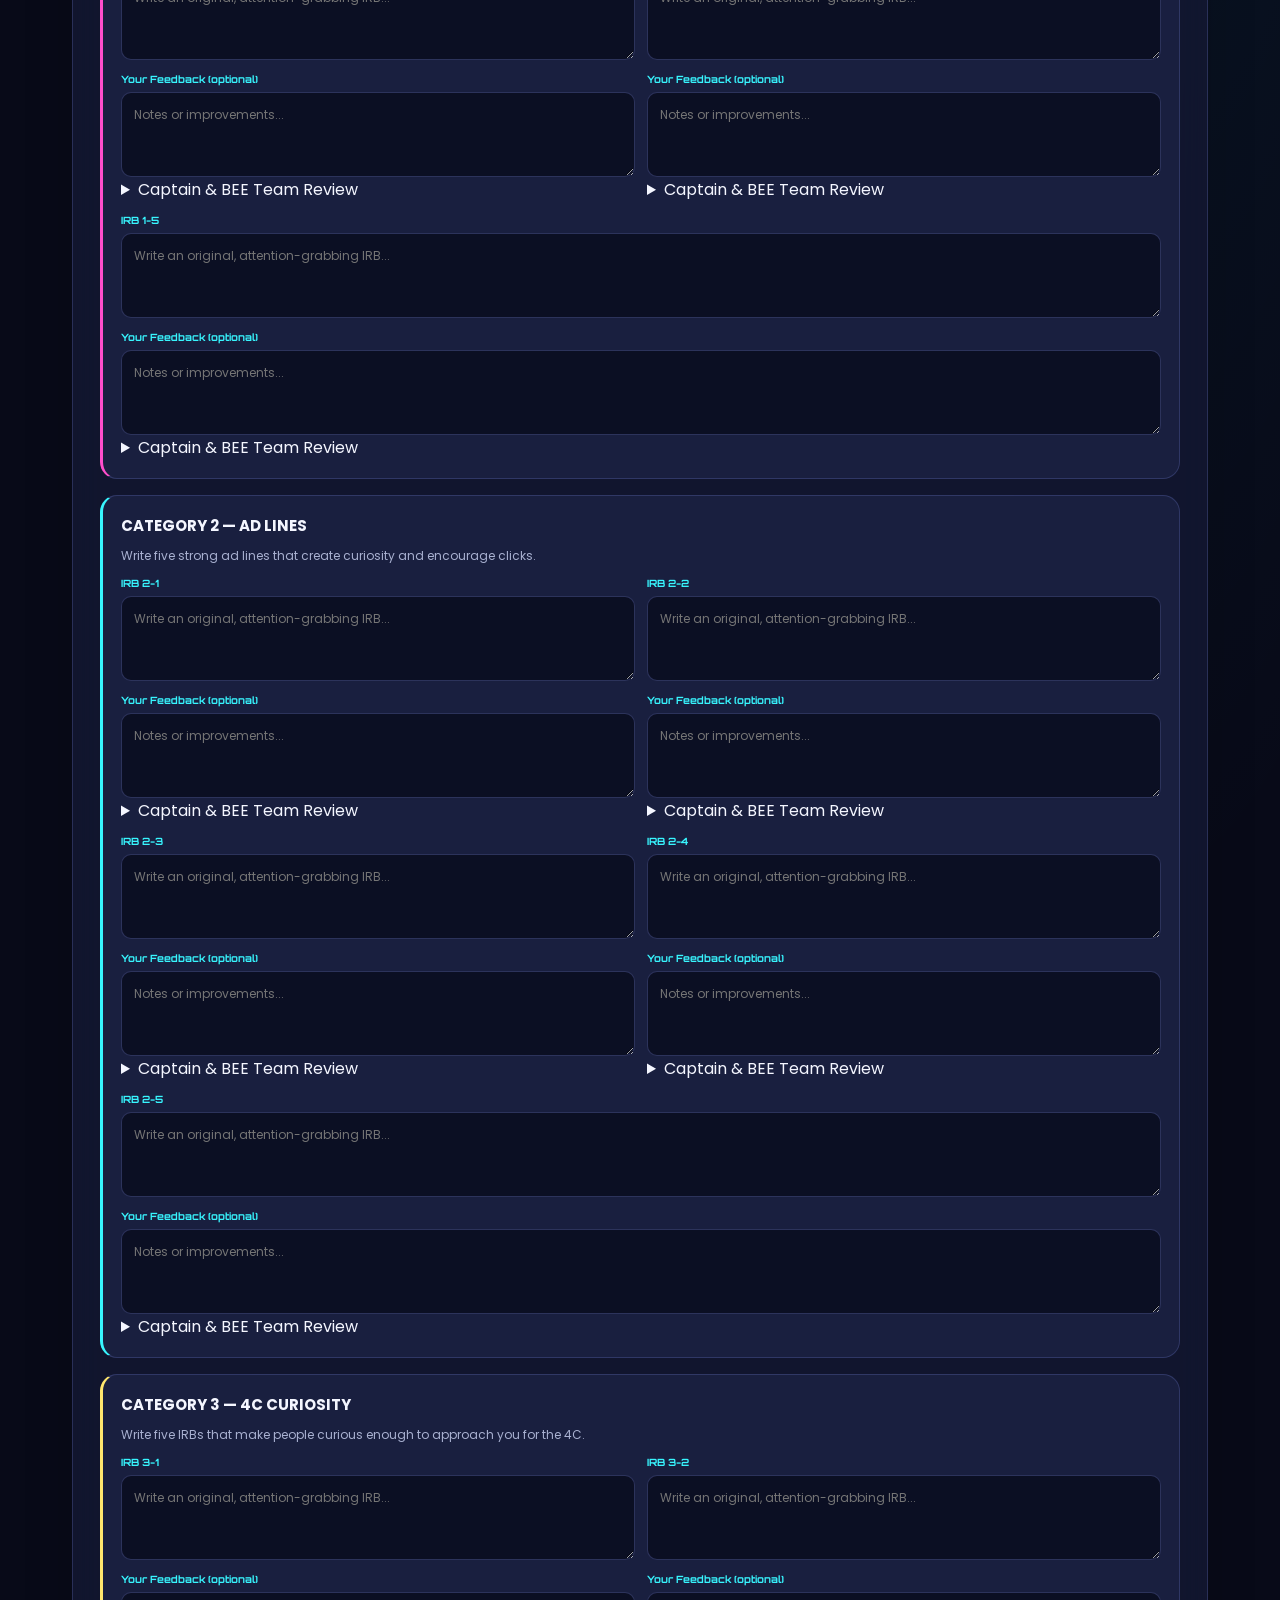
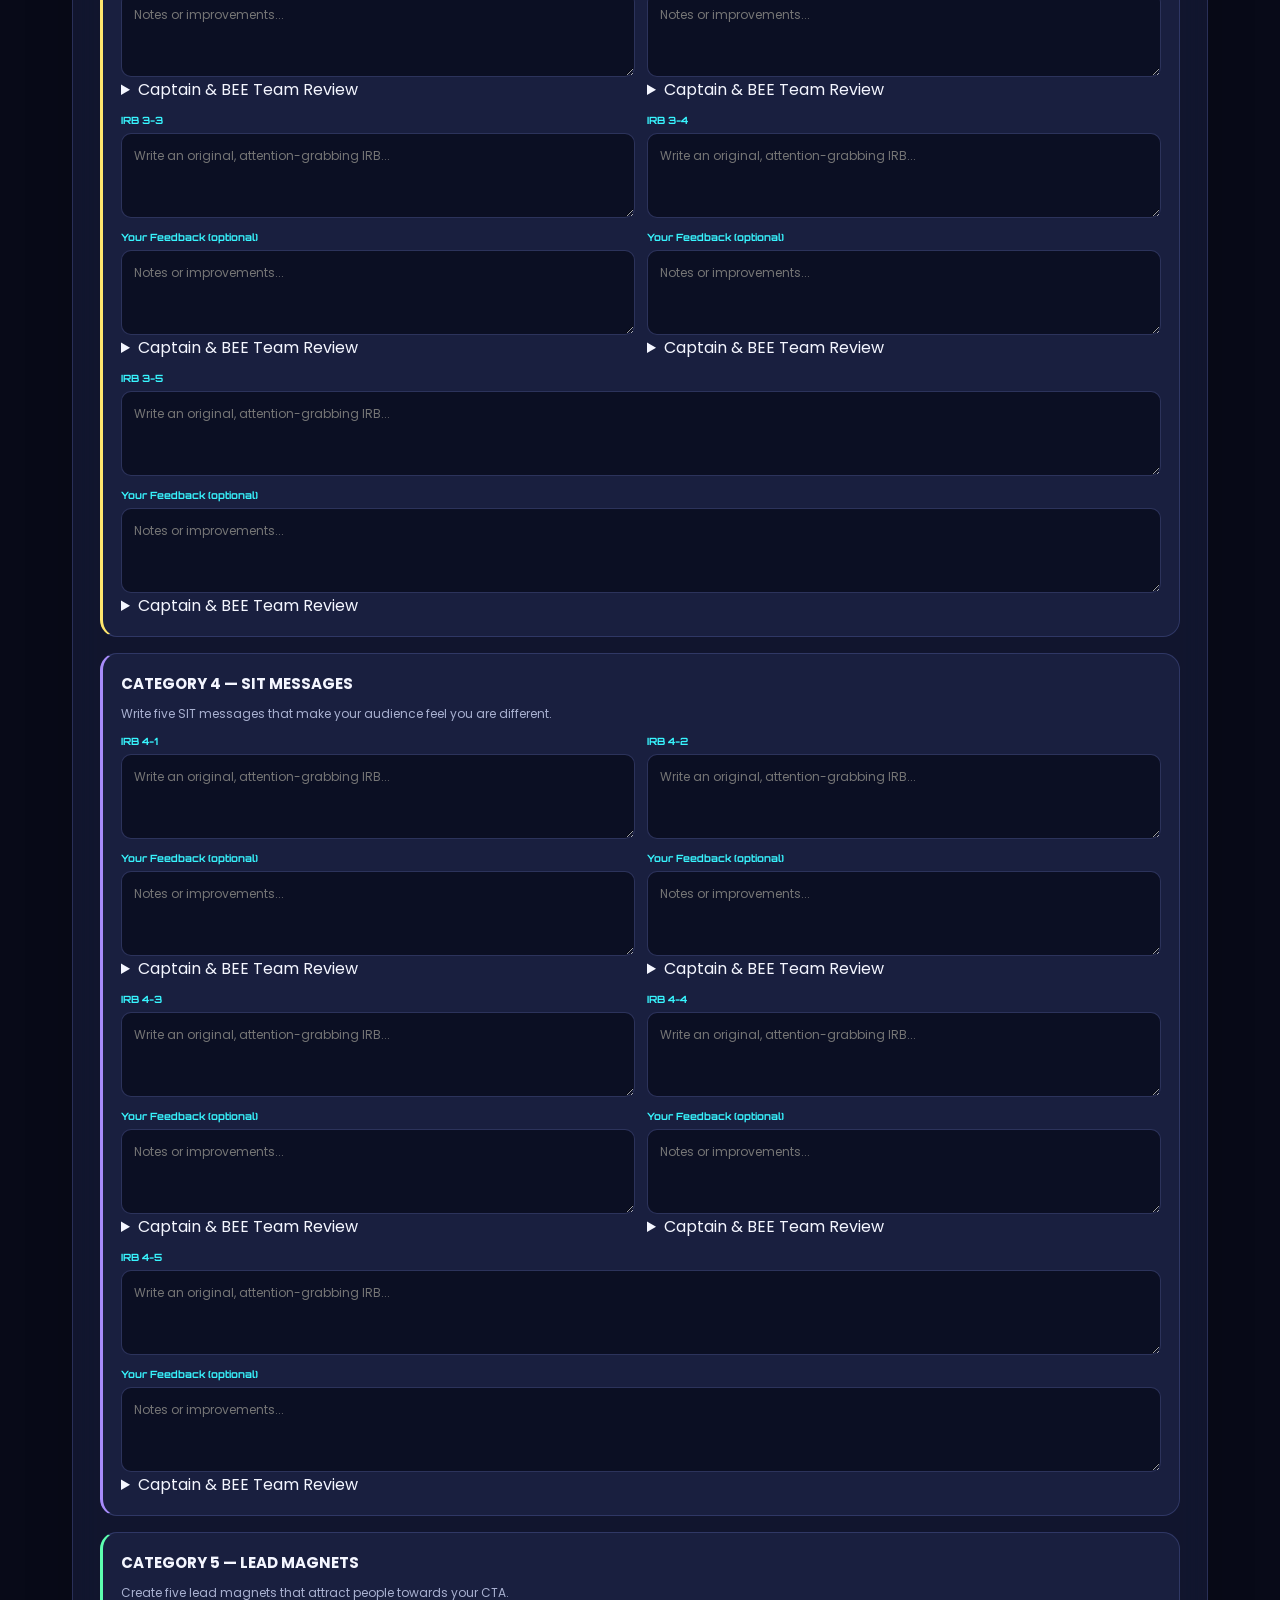
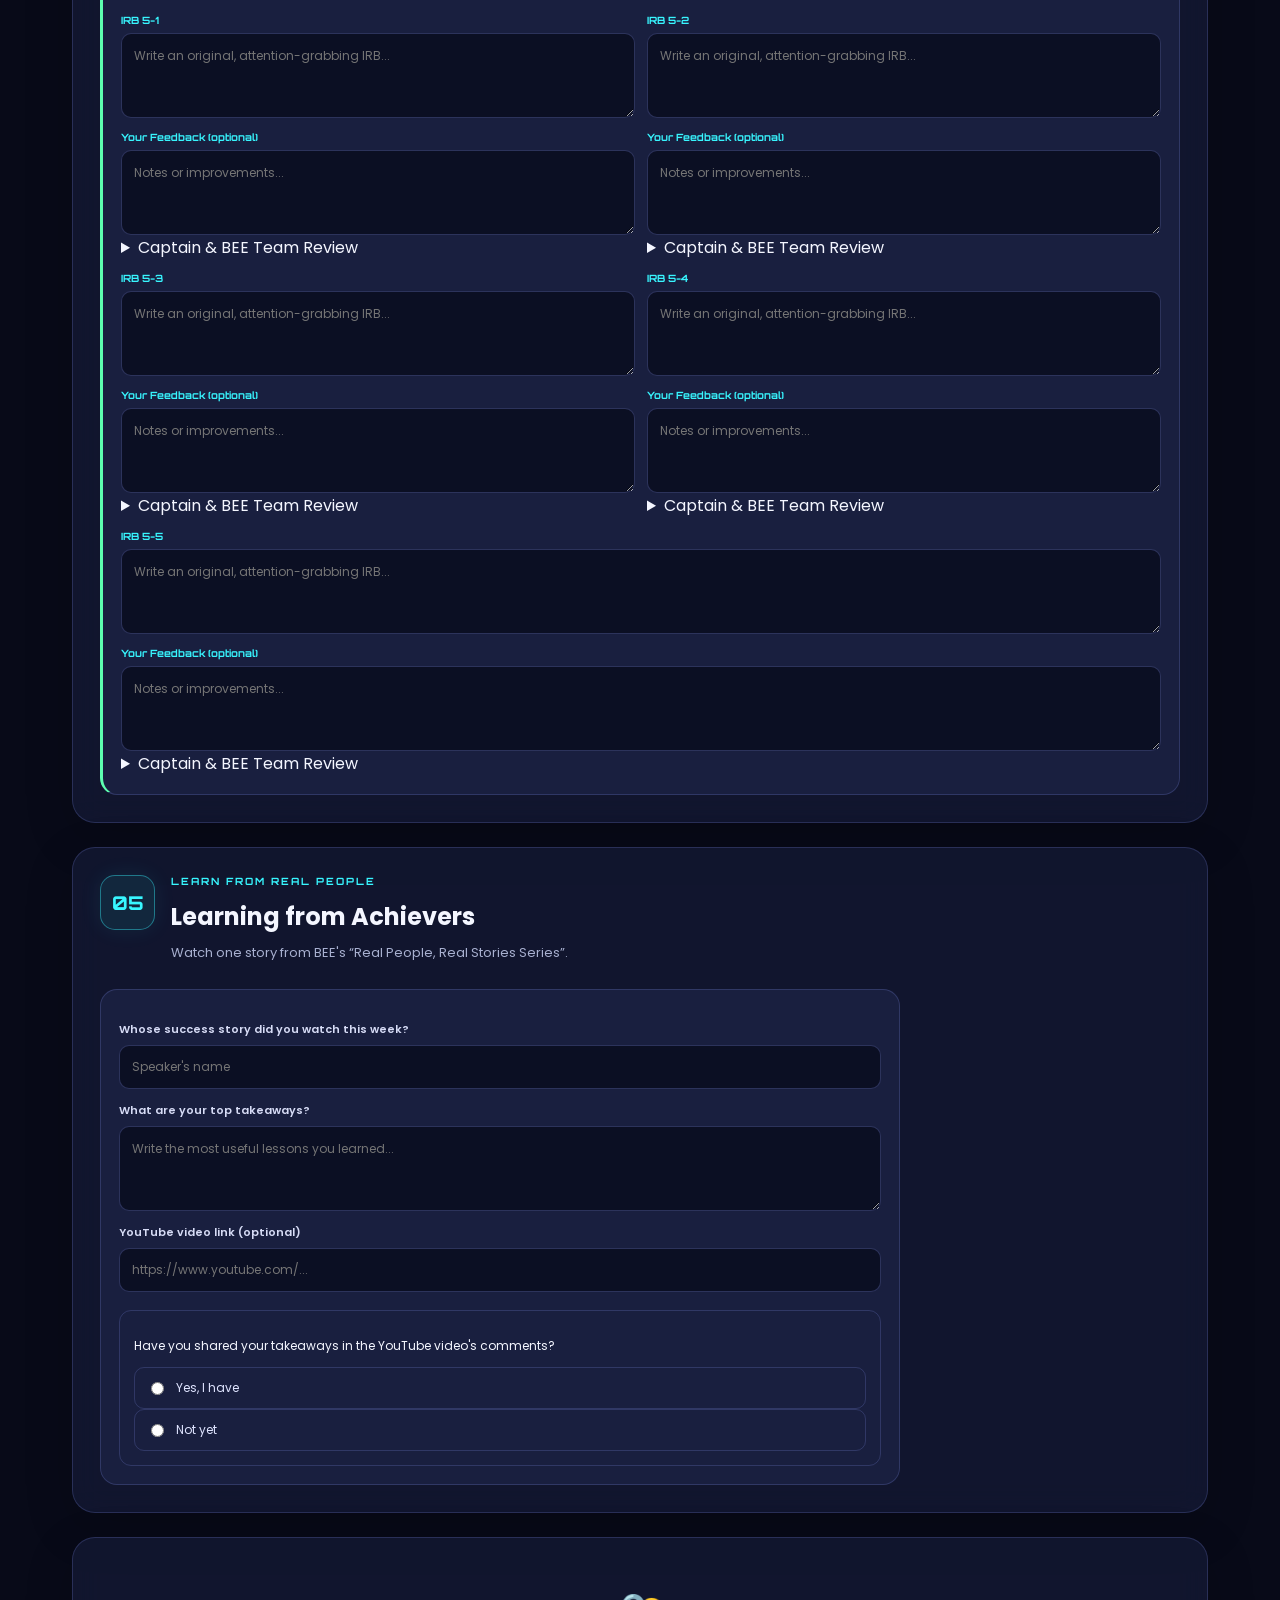
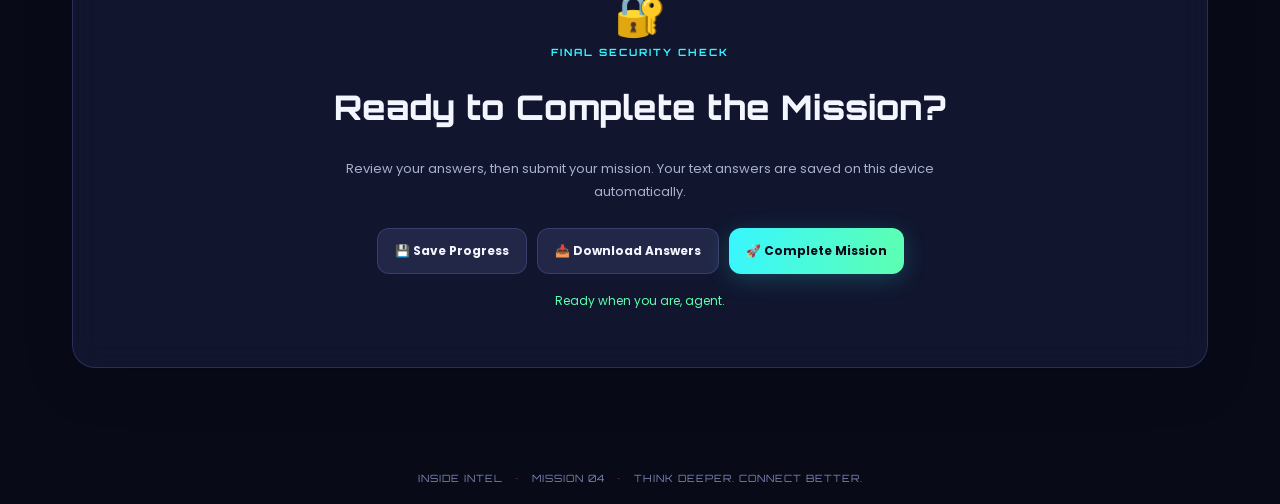
<file: mission4.html>
<!DOCTYPE html>
<html lang="en">
<head>
  <meta charset="UTF-8">
  <meta name="viewport" content="width=device-width, initial-scale=1.0">
  <title>Mission 4 | Inside Intel</title>
  <link rel="stylesheet" href="mission4.css">
  <script src="mission4.js" defer></script>
</head>
<body>
  <div class="stars"></div>
  <div class="orb orb-one"></div>
  <div class="orb orb-two"></div>
  <div class="orb orb-three"></div>

  <header class="topbar">
    <a href="index.html" class="back-btn">← Dashboard</a>
    <div class="brand">BEE <span>×</span> INSIDE INTEL</div>
    <button id="musicToggle" class="music-btn" type="button">♫ Music: OFF</button>
  </header>

  <main class="container">
    <section class="hero">
      <div class="hero-copy">
        <p class="eyebrow">MISSION 04 · INTELLIGENCE DIVISION</p>
        <h1>INSIDE <span>INTEL</span></h1>
        <h2>Understand People. Create Curiosity. Build Connections.</h2>
        <p class="hero-text">
          Every great marketer understands people before selling to them.
          Discover your audience, identify their hidden desires and build
          powerful IRBs that make people stop, think and act.
        </p>
        <div class="hero-tags">
          <span>🎯 Ideal Customers</span>
          <span>🧠 Customer Psychology</span>
          <span>⚡ IRB Creation</span>
        </div>
      </div>

      <div class="character-stage">
        <div class="orbit orbit-a"></div>
        <div class="orbit orbit-b"></div>
        <div class="floating-icon icon-a">💡</div>
        <div class="floating-icon icon-b">🎯</div>
        <div class="floating-icon icon-c">📊</div>
        <div class="main-character" aria-label="Animated intelligence agent">
          <div class="agent-hair"></div>
          <div class="agent-face">
            <div class="agent-eyes"><i></i><i></i></div>
            <div class="agent-brows"><i></i><i></i></div>
            <div class="agent-nose"></div>
            <div class="agent-mouth"></div>
          </div>
          <div class="agent-neck"></div>
          <div class="agent-body">
            <div class="agent-badge">II</div>
          </div>
          <div class="agent-arm"></div>
        </div>
        <div class="character-caption">AGENT INTEL <span>● ONLINE</span></div>
      </div>
    </section>

    <section class="mission-panel">
      <div class="panel-heading">
        <div>
          <p class="eyebrow">YOUR OPERATION</p>
          <h2>Mission Control</h2>
        </div>
        <div class="progress-number"><span id="progressPercent">0</span>%</div>
      </div>
      <div class="progress-track">
        <div id="progressBar" class="progress-fill"></div>
      </div>
      <p id="progressText" class="progress-text">Let's begin, agent. Your answers save automatically.</p>
      <div class="task-nav">
        <a href="#irb-check">01 IRB Check</a>
        <a href="#usage">02 Usage</a>
        <a href="#customers">03 Customers</a>
        <a href="#irb-bank">04 IRB Bank</a>
        <a href="#achievers">05 Achievers</a>
      </div>
    </section>

    <form id="missionForm">
      <section class="task-section" id="irb-check">
        <div class="section-heading">
          <div class="section-number">01</div>
          <div>
            <p class="eyebrow">OBSERVE THE WORLD</p>
            <h2>IRB Check</h2>
            <p>Identify five IRB lines you have seen and the brands using them.</p>
          </div>
        </div>
        <div class="info-note">💡 Write the actual line if you remember it. IRB means an interesting, relevant belief/message that attracts the intended audience.</div>
        <div id="irbCheckList" class="answer-grid"></div>
      </section>

      <section class="task-section" id="usage">
        <div class="section-heading">
          <div class="section-number">02</div>
          <div>
            <p class="eyebrow">YOUR MARKETING HABITS</p>
            <h2>Your Usage of IRB</h2>
            <p>Mark where you use IRBs and estimate how often you send them.</p>
          </div>
        </div>
        <div class="usage-layout">
          <div class="subpanel">
            <h3>Where do you use IRBs?</h3>
            <p class="muted">Select every channel that applies.</p>
            <div id="usageOptions" class="check-grid"></div>
          </div>
          <div class="subpanel">
            <h3>Your monthly activity</h3>
            <label class="field-label" for="monthlyIRBs">How many IRBs do you send in a month?</label>
            <input class="text-input" id="monthlyIRBs" name="monthlyIRBs" type="number" min="0" placeholder="e.g. 40">
            <label class="field-label" for="otherUsage">Anywhere else? Mention it here.</label>
            <textarea id="otherUsage" name="otherUsage" placeholder="Other channels or methods..."></textarea>
            <label class="field-label" for="usageFeedback">Your feedback</label>
            <textarea id="usageFeedback" name="usageFeedback" placeholder="What could you improve?"></textarea>
          </div>
        </div>
      </section>

      <section class="task-section" id="customers">
        <div class="section-heading">
          <div class="section-number">03</div>
          <div>
            <p class="eyebrow">THINK LIKE YOUR CUSTOMER</p>
            <h2>Ideal Customer Identification</h2>
            <p>Create three realistic customer profiles. Be specific and empathetic.</p>
          </div>
        </div>
        <div class="info-note">🧠 Go beyond age and job title. Understand what your customers feel, need, desire and rarely say out loud.</div>
        <div id="customerProfiles" class="customer-grid"></div>
      </section>

      <section class="task-section" id="irb-bank">
        <div class="section-heading">
          <div class="section-number">04</div>
          <div>
            <p class="eyebrow">BUILD YOUR MESSAGE ARSENAL</p>
            <h2>IRB Bank</h2>
            <p>Create 25 original IRBs across five marketing categories.</p>
          </div>
        </div>
        <div class="bank-summary">
          <span>🎬 5 Reel Hooks</span>
          <span>📣 5 Ad Lines</span>
          <span>🧲 5 Curiosity Lines</span>
          <span>🤝 5 SIT Messages</span>
          <span>🎁 5 Lead Magnets</span>
        </div>
        <div id="irbBankList" class="bank-list"></div>
      </section>

      <section class="task-section" id="achievers">
        <div class="section-heading">
          <div class="section-number">05</div>
          <div>
            <p class="eyebrow">LEARN FROM REAL PEOPLE</p>
            <h2>Learning from Achievers</h2>
            <p>Watch one story from BEE's “Real People, Real Stories Series”.</p>
          </div>
        </div>
        <div class="subpanel achiever-panel">
          <label class="field-label" for="achieverName">Whose success story did you watch this week?</label>
          <input class="text-input" id="achieverName" name="achieverName" placeholder="Speaker's name">
          <label class="field-label" for="achieverTakeaways">What are your top takeaways?</label>
          <textarea id="achieverTakeaways" name="achieverTakeaways" placeholder="Write the most useful lessons you learned..."></textarea>
          <label class="field-label" for="youtubeLink">YouTube video link (optional)</label>
          <input class="text-input" id="youtubeLink" name="youtubeLink" type="url" placeholder="https://www.youtube.com/...">
          <div class="question-box">
            <p>Have you shared your takeaways in the YouTube video's comments?</p>
            <label class="radio-option"><input type="radio" name="youtubeComment" value="Yes"> Yes, I have</label>
            <label class="radio-option"><input type="radio" name="youtubeComment" value="Not yet"> Not yet</label>
          </div>
        </div>
      </section>

      <section class="task-section final-section">
        <div class="final-icon">🔐</div>
        <p class="eyebrow">FINAL SECURITY CHECK</p>
        <h2>Ready to Complete the Mission?</h2>
        <p>Review your answers, then submit your mission. Your text answers are saved on this device automatically.</p>
        <div class="final-actions">
          <button type="button" id="saveBtn" class="secondary-btn">💾 Save Progress</button>
          <button type="button" id="exportBtn" class="secondary-btn">📥 Download Answers</button>
          <button type="submit" id="completeBtn" class="primary-btn">🚀 Complete Mission</button>
        </div>
        <p id="saveStatus" class="save-status" aria-live="polite">Ready when you are, agent.</p>
      </section>
    </form>
  </main>

  <footer>INSIDE INTEL <span>•</span> MISSION 04 <span>•</span> THINK DEEPER. CONNECT BETTER.</footer>

  <div id="celebration" class="celebration hidden" role="dialog" aria-modal="true" aria-labelledby="celebrationTitle">
    <div class="celebration-card">
      <div class="celebration-emoji">🏆✨🎉</div>
      <p class="eyebrow">MISSION STATUS: COMPLETE</p>
      <h2 id="celebrationTitle">Excellent Work, Agent!</h2>
      <p>You explored customer psychology and built your IRB bank. Keep your intelligence sharp!</p>
      <div class="celebration-actions">
        <button type="button" id="continueBtn" class="primary-btn">Back to Dashboard →</button>
        <button type="button" id="closeCelebration" class="secondary-btn">Stay Here</button>
      </div>
    </div>
    <div id="confettiLayer" class="confetti-layer"></div>
  </div>

  <script>
(function () {
  // Reset only form answers when the page loads or refreshes.
  window.addEventListener("pageshow", function () {
    document.querySelectorAll("form").forEach(function (form) {
      form.reset();
    });

    document.querySelectorAll(
      'input:not([type="button"]):not([type="submit"]):not([type="hidden"]), textarea, select'
    ).forEach(function (field) {
      if (field.type === "checkbox" || field.type === "radio") {
        field.checked = false;
      } else if (field.tagName === "SELECT") {
        field.selectedIndex = 0;
      } else {
        field.value = "";
      }
    });
  });
})();
</script>
</body>
</html>
</file>
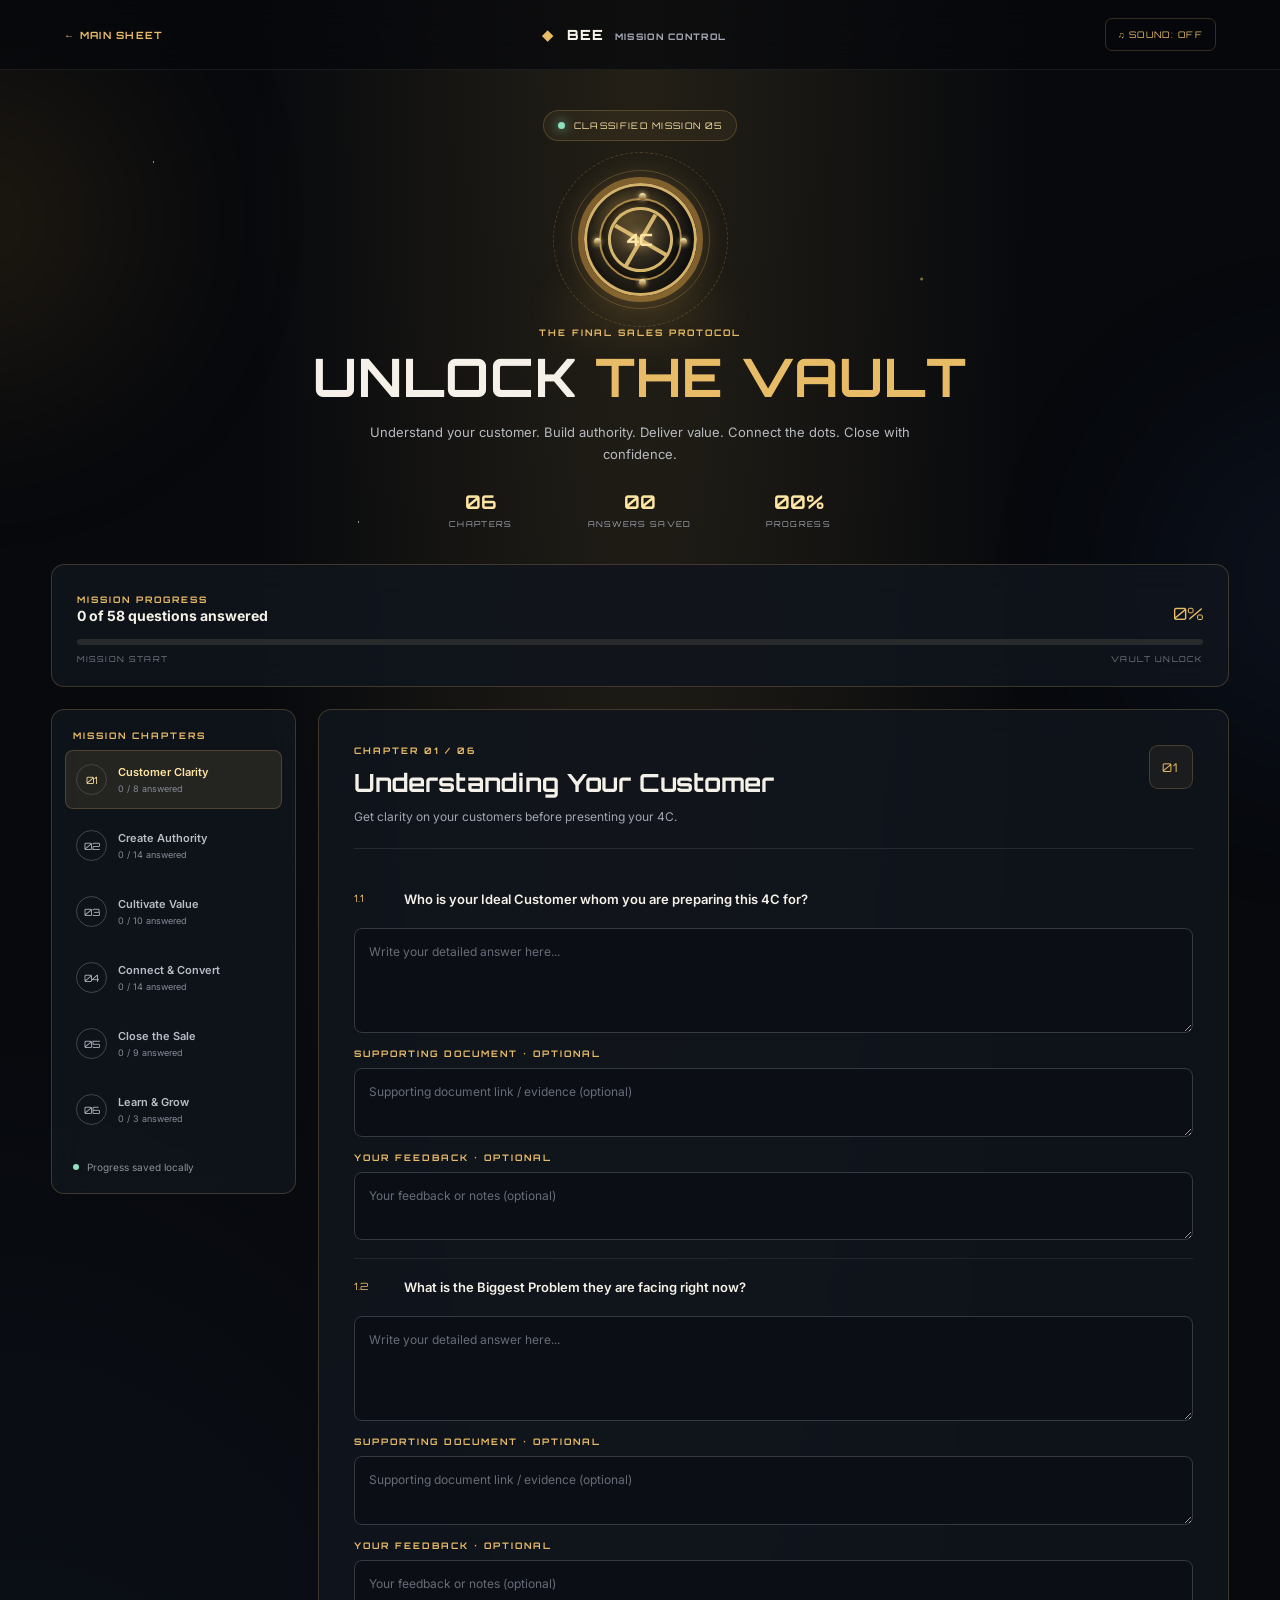
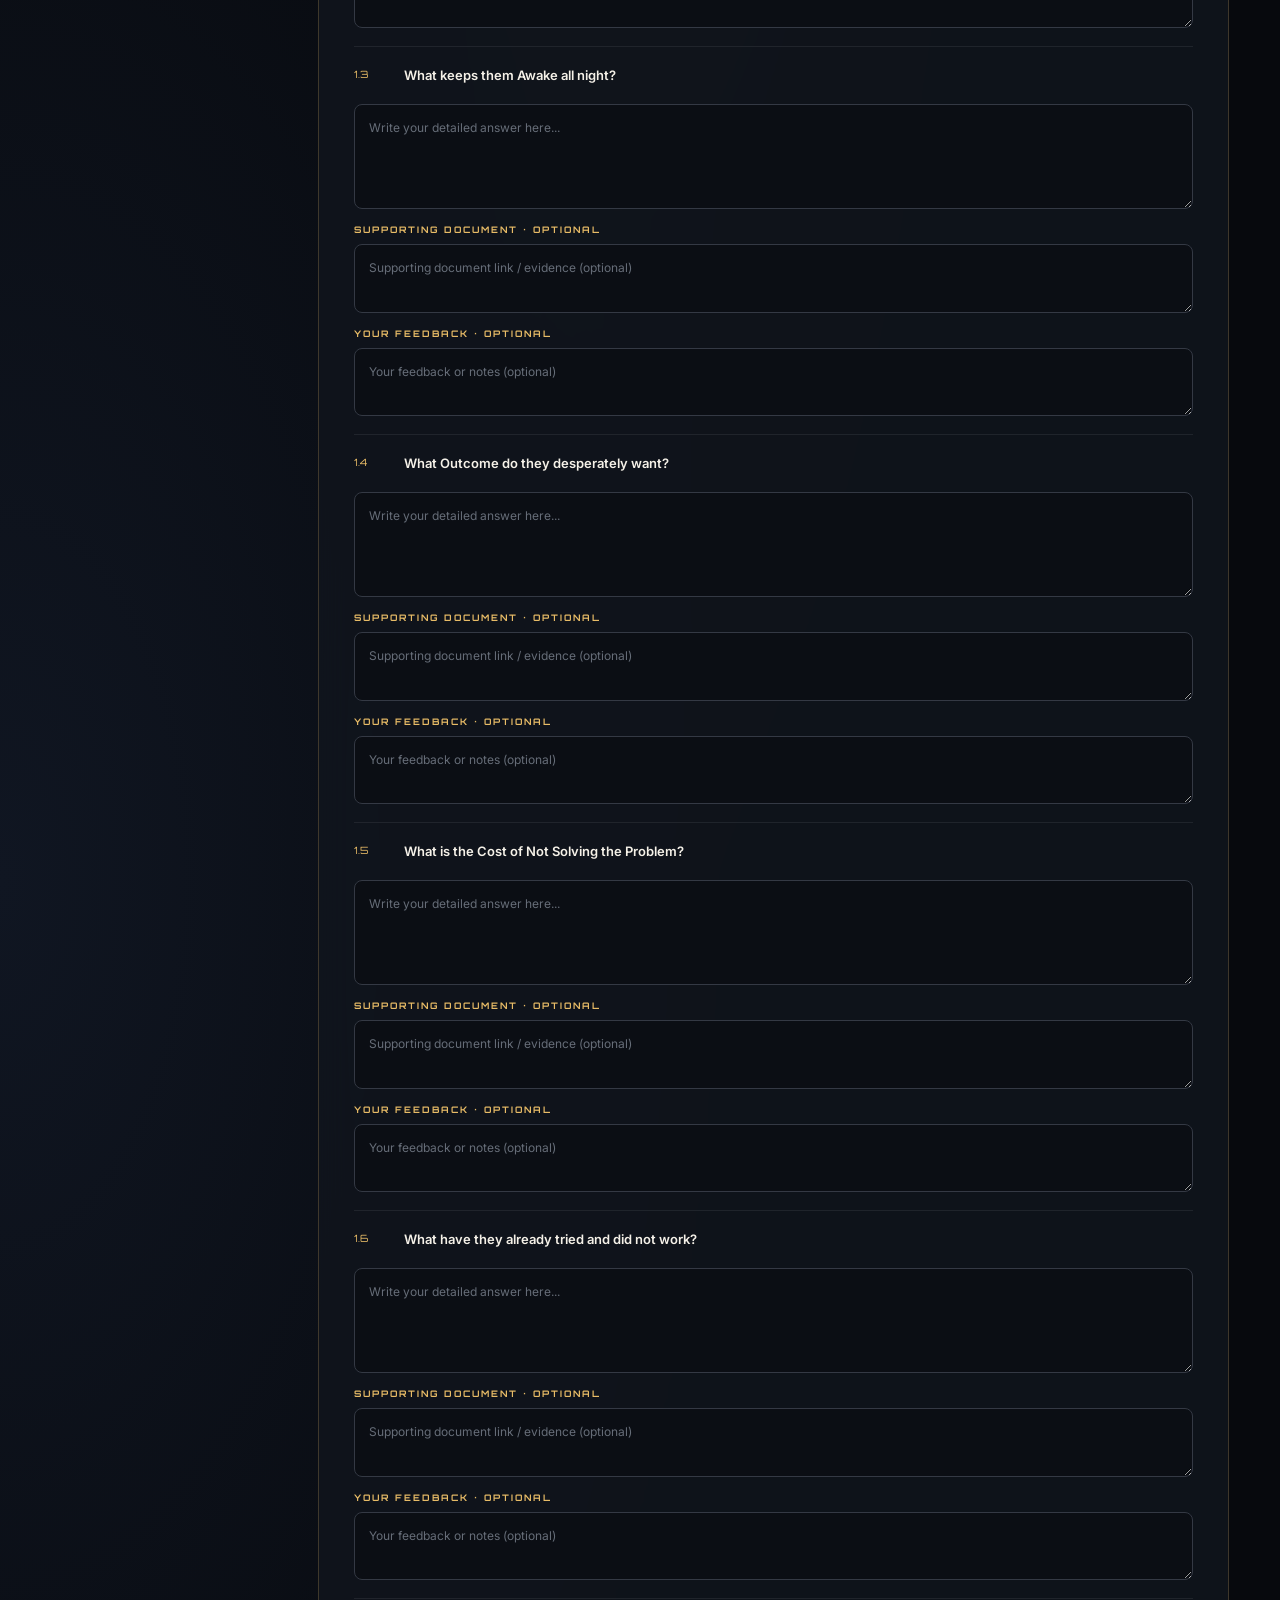
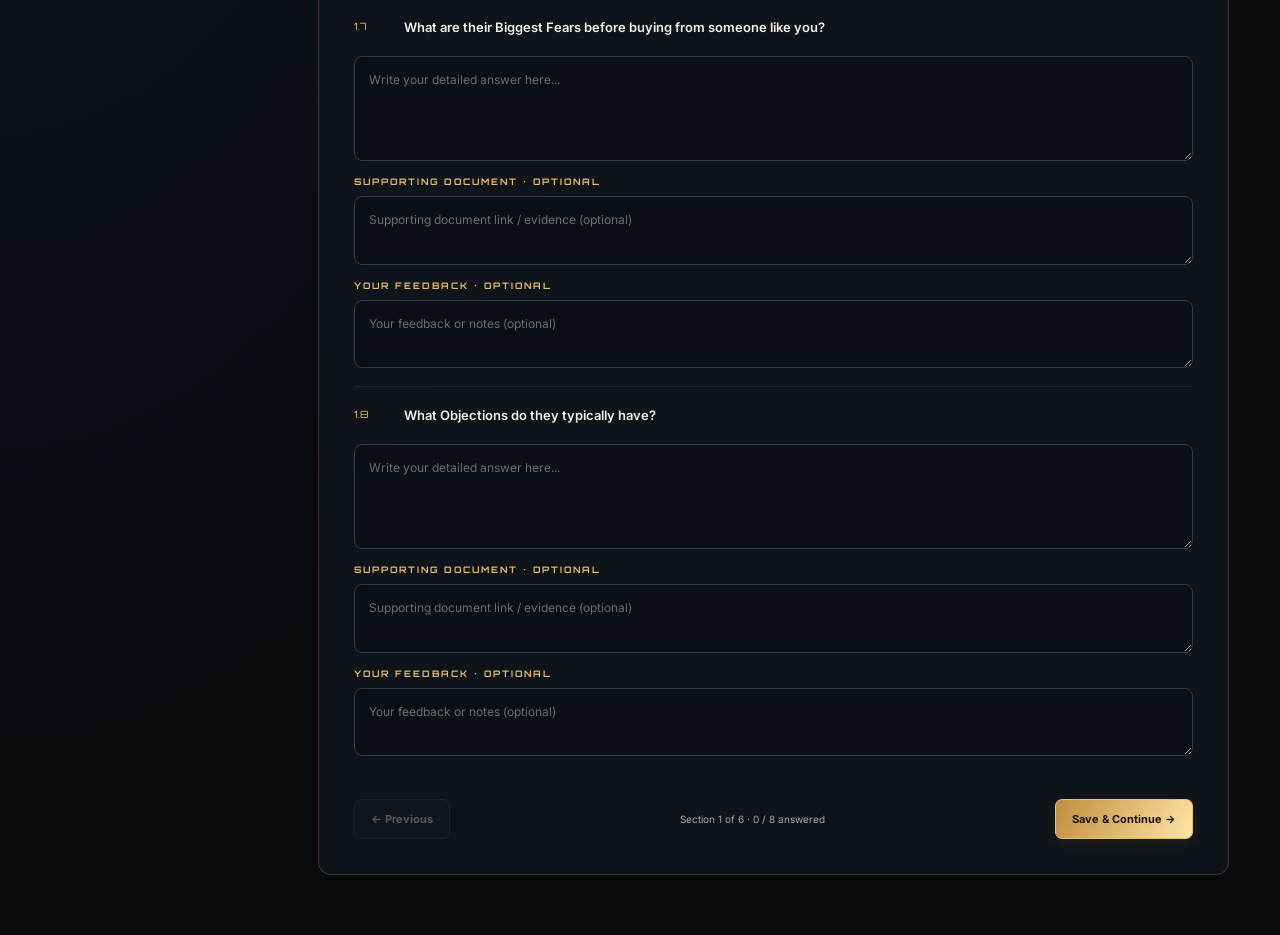
<file: mission5.html>
<!DOCTYPE html>
<html lang="en">
<head>
  <meta charset="UTF-8">
  <meta name="viewport" content="width=device-width, initial-scale=1.0">
  <title>Mission 5 | Unlock the Vault</title>
  <link rel="stylesheet" href="mission5.css">
  <script src="mission5.js" defer></script>
</head>
<body>
  <div class="stars" aria-hidden="true"></div>
  <div class="ambient ambient-one"></div>
  <div class="ambient ambient-two"></div>

  <header class="topbar">
    <a href="index.html" class="back-link">← MAIN SHEET</a>
    <div class="brand"><span class="brand-icon">◆</span> BEE <span>MISSION CONTROL</span></div>
    <button id="musicToggle" class="sound-button" type="button">♫ SOUND: OFF</button>
  </header>

  <main>
    <section class="hero">
      <div class="mission-tag"><span class="pulse"></span> CLASSIFIED MISSION 05</div>
      <div class="vault-scene" aria-hidden="true">
        <div class="vault-ring ring-one"></div>
        <div class="vault-ring ring-two"></div>
        <div class="vault-door">
          <div class="vault-inner">
            <div class="vault-wheel"><span></span></div>
            <div class="vault-center">4C</div>
          </div>
          <i class="bolt bolt-one"></i>
          <i class="bolt bolt-two"></i>
          <i class="bolt bolt-three"></i>
          <i class="bolt bolt-four"></i>
        </div>
        <div class="vault-glow"></div>
      </div>
      <p class="eyebrow">THE FINAL SALES PROTOCOL</p>
      <h1>UNLOCK <span>THE VAULT</span></h1>
      <p class="hero-description">
        Understand your customer. Build authority. Deliver value.
        Connect the dots. Close with confidence.
      </p>
      <div class="mission-stats">
        <div><strong>06</strong><span>CHAPTERS</span></div>
        <div><strong id="answeredStat">00</strong><span>ANSWERS SAVED</span></div>
        <div><strong id="progressStat">00%</strong><span>PROGRESS</span></div>
      </div>
    </section>

    <section class="progress-panel">
      <div class="progress-heading">
        <div><span class="eyebrow">MISSION PROGRESS</span><h2 id="progressHeading">The vault awaits your strategy.</h2></div>
        <span id="progressPercent">0%</span>
      </div>
      <div class="progress-track"><div id="progressFill"></div></div>
      <div class="progress-caption"><span>MISSION START</span><span>VAULT UNLOCK</span></div>
    </section>

    <section class="workspace">
      <aside class="chapter-panel">
        <p class="eyebrow">MISSION CHAPTERS</p>
        <nav id="chapterNav" class="chapter-nav" aria-label="Mission sections"></nav>
        <div class="save-indicator"><span class="save-dot"></span><span id="saveStatus">Progress saved locally</span></div>
      </aside>

      <section class="content-panel">
        <div class="section-heading">
          <div>
            <p id="sectionNumber" class="eyebrow">CHAPTER 01 / 06</p>
            <h2 id="sectionTitle">Understanding Your Customer</h2>
            <p id="sectionDescription"></p>
          </div>
          <span id="sectionBadge" class="section-badge">01</span>
        </div>

        <div id="questionContainer"></div>

        <div class="section-actions">
          <button id="previousButton" class="secondary-button" type="button">← Previous</button>
          <span id="sectionCount">Section 1 of 6</span>
          <button id="nextButton" class="primary-button" type="button">Save & Continue →</button>
        </div>
      </section>
    </section>

    <section id="finale" class="finale hidden">
      <div class="finale-emblem">✦</div>
      <p class="eyebrow">MISSION REPORT</p>
      <h2>THE VAULT IS <span>UNLOCKED</span></h2>
      <p>Your 4C Sales in Action workbook is ready. Review your answers or export your mission report.</p>
      <div class="finale-stats">
        <div><strong id="finalAnswered">0</strong><span>ANSWERS SAVED</span></div>
        <div><strong>4C</strong><span>SALES FRAMEWORK</span></div>
      </div>
      <div class="finale-actions">
        <button id="downloadButton" class="primary-button" type="button">↓ Download My Answers</button>
        <button id="reviewButton" class="secondary-button" type="button">Review Answers</button>
      </div>
      <p class="privacy-note">Your answers are stored in this browser. They are not automatically sent to the BEE team or your captain.</p>
    </section>
  </main>

  <div id="toast" class="toast" role="status" aria-live="polite"></div>
  
  <div id="celebration" class="celebration hidden" aria-hidden="true"></div>

<!-- Magical Key Unlock Animation -->
<div id="magicKeyScene" class="magic-key-scene hidden">
  <div class="magic-flash"></div>

  <div class="magic-message">
    <span>MISSION COMPLETED</span>
    <h2>THE MAGIC KEY IS YOURS</h2>
    <p>You have earned the key to unlock the vault.</p>
  </div>

  <div id="magicKey" class="magic-key">
    <div class="key-head">
      <div class="key-hole"></div>
    </div>
    <div class="key-stem"></div>
    <div class="key-tooth tooth-one"></div>
    <div class="key-tooth tooth-two"></div>
    <div class="key-glow"></div>
  </div>

  <div class="magic-particles" id="magicParticles"></div>

  <button id="magicContinue" class="magic-continue">
    ENTER THE VAULT ✦
  </button>
</div>
<script>
(function () {
  // Reset only form answers when the page loads or refreshes.
  window.addEventListener("pageshow", function () {
    document.querySelectorAll("form").forEach(function (form) {
      form.reset();
    });

    document.querySelectorAll(
      'input:not([type="button"]):not([type="submit"]):not([type="hidden"]), textarea, select'
    ).forEach(function (field) {
      if (field.type === "checkbox" || field.type === "radio") {
        field.checked = false;
      } else if (field.tagName === "SELECT") {
        field.selectedIndex = 0;
      } else {
        field.value = "";
      }
    });
  });
})();
</script>
</body>
</html>
</file>
<file: style.css>
@import url('https://fonts.googleapis.com/css2?family=Cormorant+Garamond:wght@500;600;700&family=DM+Sans:wght@400;500;600;700&display=swap');

:root {
  --bg: #0a0909;
  --panel: #13110f;
  --gold: #d8b66f;
  --gold-light: #f1dda6;
  --red: #8d2027;
  --text: #f8f2e8;
  --muted: #aaa298;
  --line: rgba(216, 182, 111, 0.23);
}

* { box-sizing: border-box; }

html { scroll-behavior: smooth; }

body {
  margin: 0;
  min-height: 100vh;
  background:
    radial-gradient(ellipse at 85% 8%, #381316 0, transparent 33%),
    radial-gradient(ellipse at 0 50%, #241b12 0, transparent 35%),
    var(--bg);
  color: var(--text);
  font-family: "DM Sans", sans-serif;
}

button, input, select { font: inherit; }
button, a { -webkit-tap-highlight-color: transparent; }
a { color: inherit; text-decoration: none; }
button { cursor: pointer; }
.hidden { display: none !important; }

.navbar {
  max-width: 1240px;
  margin: auto;
  padding: 25px 28px;
  border-bottom: 1px solid var(--line);
  display: flex;
  justify-content: space-between;
  align-items: center;
  gap: 20px;
}

.brand { display: flex; align-items: center; gap: 13px; }

.brand-seal {
  width: 46px;
  height: 46px;
  display: grid;
  place-items: center;
  border: 1px solid var(--gold);
  border-radius: 50%;
  color: var(--gold);
  font: 30px "Cormorant Garamond", serif;
}

.brand small, .brand strong { display: block; }
.brand small, .eyebrow {
  color: var(--gold);
  font-size: 10px;
  letter-spacing: 2.5px;
}
.brand strong { margin-top: 5px; font-size: 13px; letter-spacing: 1.5px; }

.nav-status {
  color: var(--muted);
  font-size: 10px;
  letter-spacing: 1.4px;
}
.status-dot {
  display: inline-block;
  width: 7px;
  height: 7px;
  margin-right: 8px;
  background: var(--gold);
  border-radius: 50%;
  box-shadow: 0 0 10px var(--gold);
}

main { max-width: 1240px; margin: auto; padding: 0 28px 60px; }

.welcome-layout {
  min-height: 690px;
  display: grid;
  grid-template-columns: 1.1fr 0.9fr;
  gap: 70px;
  align-items: center;
  padding: 55px 0;
}

.welcome-copy h1, .dashboard-hero h1 {
  font: 600 clamp(48px, 6.5vw, 78px)/0.98 "Cormorant Garamond", serif;
  letter-spacing: -1.5px;
  margin: 25px 0;
}
h1 span, .card-heading em { color: var(--gold); font-style: normal; }

.lead {
  max-width: 540px;
  color: #c0b8ad;
  font-size: 14px;
  line-height: 1.9;
}

.hero-stats { display: flex; gap: 40px; margin-top: 45px; }
.hero-stats div { display: flex; flex-direction: column; gap: 7px; }
.hero-stats strong { color: var(--gold); font: 38px "Cormorant Garamond", serif; }
.hero-stats span { color: var(--muted); font-size: 9px; letter-spacing: 1.5px; }
.fine-print { font-size: 10px; color: #777067; margin-top: 22px; }

.registration-card, .dossier, .detail-panel {
  background: linear-gradient(145deg, #1a1511, #100e0d 70%);
  border: 1px solid var(--line);
  box-shadow: 0 25px 70px #0005;
}

.registration-card { padding: 30px; position: relative; }
.card-topline {
  display: flex;
  justify-content: space-between;
  gap: 10px;
  color: var(--gold);
  font-size: 9px;
  letter-spacing: 1.6px;
  border-bottom: 1px solid var(--line);
  padding-bottom: 16px;
}
.card-heading { margin: 28px 0; }
.card-heading h2, .section-heading h2 {
  font: 600 38px "Cormorant Garamond", serif;
  margin: 8px 0;
}
.card-heading p:last-child { color: var(--muted); font-size: 12px; }

.form-field { margin: 18px 0; }
.form-field label {
  display: block;
  color: var(--gold);
  font-size: 10px;
  letter-spacing: 1.2px;
  text-transform: uppercase;
  margin-bottom: 9px;
}
.form-field input, .form-field select {
  width: 100%;
  min-height: 47px;
  background: #0b0a09;
  color: var(--text);
  border: 1px solid #443a2b;
  padding: 12px 13px;
  border-radius: 0;
  outline: none;
}
.form-field input:focus, .form-field select:focus { border-color: var(--gold); }
.form-field input::placeholder { color: #6e675f; }
.form-field input[readonly] { color: var(--gold-light); }

.gold-button {
  display: inline-flex;
  align-items: center;
  justify-content: space-between;
  gap: 18px;
  padding: 15px 19px;
  border: 1px solid var(--gold);
  background: linear-gradient(110deg, var(--gold-light), #b88c43);
  color: #15100a;
  font-weight: 700;
  font-size: 10px;
  letter-spacing: 1.2px;
  transition: transform .2s, filter .2s;
}
.gold-button:hover { transform: translateY(-2px); filter: brightness(1.1); }
.full-width { width: 100%; margin-top: 10px; }
.form-note { color: var(--muted); font-size: 10px; text-align: center; line-height: 1.7; }

.welcome-bar {
  display: flex;
  justify-content: space-between;
  align-items: center;
  gap: 20px;
  padding: 25px 0;
  border-bottom: 1px solid var(--line);
}
.welcome-bar h2 { font: 600 32px "Cormorant Garamond", serif; margin: 7px 0; }
.welcome-bar h2 span { color: var(--gold); }
.muted { color: var(--muted); font-size: 12px; margin: 0; }

.outline-button {
  padding: 12px 15px;
  color: var(--gold);
  border: 1px solid var(--line);
  background: transparent;
  font-size: 10px;
  letter-spacing: 1px;
}
.outline-button:hover { border-color: var(--gold); }

.dashboard-hero {
  display: grid;
  grid-template-columns: 1.1fr .9fr;
  gap: 45px;
  align-items: center;
  padding: 65px 0;
}
.inline-button { margin-top: 17px; }

.dossier { padding: 25px; min-height: 285px; position: relative; overflow: hidden; }
.dossier-label { color: var(--gold); font-size: 9px; letter-spacing: 2px; }
.dossier-symbol {
  position: absolute;
  right: 15px;
  bottom: -90px;
  color: #d8b66f10;
  font: 280px "Cormorant Garamond", serif;
}
.dossier h3 { position: relative; font: 600 36px/1.1 "Cormorant Garamond", serif; margin-top: 65px; }
.dossier p { color: var(--gold); font-size: 9px; letter-spacing: 2px; }

.content-section { margin-top: 40px; }
.section-heading { display: flex; justify-content: space-between; align-items: end; gap: 20px; margin-bottom: 20px; }
.section-heading h2 { font-size: 36px; }
.section-tag { border: 1px solid var(--line); padding: 8px 11px; color: var(--gold); font-size: 9px; letter-spacing: 1px; }

.mission-grid { display: grid; grid-template-columns: repeat(5, minmax(0, 1fr)); gap: 13px; }
.mission-card {
  text-align: left;
  color: var(--text);
  padding: 19px 15px;
  min-height: 240px;
  background: linear-gradient(150deg, #1b1612, #0e0d0c);
  border: 1px solid var(--line);
  position: relative;
  overflow: hidden;
  transition: transform .25s, border-color .25s, box-shadow .25s;
}
.mission-card:hover {
  transform: translateY(-5px);
  border-color: var(--gold);
  box-shadow: 0 15px 35px #0007;
}
.mission-number { color: var(--gold); font-size: 9px; letter-spacing: 2px; }
.mission-icon { display: block; color: var(--gold); font-size: 26px; margin: 25px 0 15px; }
.mission-card h3 { font: 600 24px/1.05 "Cormorant Garamond", serif; margin: 0 0 10px; }
.mission-card p { font-size: 10px; color: var(--muted); line-height: 1.6; min-height: 48px; }
.open-link { display: block; border-top: 1px solid var(--line); padding-top: 12px; margin-top: 15px; color: var(--gold); font-size: 9px; letter-spacing: 1px; }

.crew-grid { display: grid; grid-template-columns: repeat(3, minmax(0, 1fr)); gap: 12px; }
.crew-card {
  display: flex;
  gap: 14px;
  align-items: center;
  text-align: left;
  padding: 17px;
  background: #12100f;
  border: 1px solid #ffffff16;
  color: var(--text);
  transition: border-color .2s, background .2s;
}
.crew-card:hover { border-color: var(--gold); background: #1a1510; }
.crew-number {
  min-width: 42px; height: 42px;
  display: grid; place-items: center;
  border: 1px solid var(--line);
  color: var(--gold);
  font: 20px "Cormorant Garamond", serif;
}
.crew-card strong { display: block; font-size: 12px; margin-bottom: 5px; }
.crew-card small { display: block; color: var(--muted); font-size: 10px; line-height: 1.5; }
.crew-card .leader { color: var(--gold); margin-top: 5px; }

.detail-panel { margin: 35px 0; padding: 28px; }
.detail-panel h2 { font: 600 48px "Cormorant Garamond", serif; margin-bottom: 5px; }
.detail-panel h3 { font: 600 25px "Cormorant Garamond", serif; }
.detail-panel p { color: #c0b8ad; font-size: 13px; line-height: 1.8; }
.detail-subtitle { color: var(--gold); font-size: 11px; letter-spacing: 1px; }
.detail-grid { display: grid; grid-template-columns: repeat(2, 1fr); gap: 12px; margin: 25px 0; }
.detail-item { background: #0b0a09; border: 1px solid #ffffff17; padding: 17px; }
.detail-item strong { color: var(--gold); display: block; font-size: 12px; margin-bottom: 8px; }
.detail-item p { margin-bottom: 0; font-size: 12px; }
.detail-item label { display: flex; gap: 10px; align-items: start; margin: 12px 0; color: var(--text); font-size: 12px; }
.detail-item input[type="checkbox"] { accent-color: var(--gold); margin-top: 2px; }

footer {
  max-width: 1240px;
  margin: auto;
  padding: 20px 28px 30px;
  display: flex;
  justify-content: space-between;
  gap: 15px;
  border-top: 1px solid var(--line);
  color: #82796d;
  font-size: 9px;
  letter-spacing: 1.2px;
}

@media (max-width: 950px) {
  .welcome-layout, .dashboard-hero { grid-template-columns: 1fr; gap: 35px; }
  .mission-grid { grid-template-columns: repeat(3, minmax(0, 1fr)); }
  .crew-grid { grid-template-columns: repeat(2, minmax(0, 1fr)); }
}
@media (max-width: 600px) {
  .navbar { padding: 18px 15px; }
  .nav-status { display: none; }
  main { padding: 0 15px 40px; }
  .welcome-layout { padding: 40px 0; }
  .welcome-copy h1, .dashboard-hero h1 { font-size: 52px; }
  .registration-card { padding: 21px; }
  .hero-stats { gap: 24px; }
  .mission-grid, .crew-grid, .detail-grid { grid-template-columns: 1fr; }
  .mission-card { min-height: 205px; }
  .section-heading { align-items: start; }
  .section-tag { margin-top: 10px; }
  .welcome-bar { align-items: start; }
  .welcome-bar h2 { font-size: 27px; overflow-wrap: anywhere; }
  footer { padding: 20px 15px; flex-direction: column; }
}


/* ========================================
   GOLDEN KEY VAULT GAME
======================================== */

.vault-game,
.vault-game * {
  box-sizing: border-box;
}

.vault-game.hidden {
  display: none !important;
}

.vault-game {
  position: fixed;
  inset: 0;
  z-index: 10000;
  overflow-y: auto;
  min-height: 100vh;
  padding: 28px 16px 45px;
  text-align: center;
  color: #fff3ce;
  background:
    radial-gradient(ellipse at 50% 45%, #302512 0%, transparent 48%),
    radial-gradient(ellipse at center, #17130d 0%, #070809 70%);
}

.vault-game-header {
  position: relative;
  z-index: 2;
  margin: 0 auto 15px;
}

.vault-eyebrow {
  color: #e9bb58;
  letter-spacing: 4px;
  font-size: 11px;
  font-weight: 800;
}

.vault-game-header h1 {
  margin: 10px 0;
  color: #ffe6a0;
  font-size: clamp(27px, 5vw, 48px);
  letter-spacing: 3px;
  text-shadow: 0 0 24px rgba(255, 192, 67, .4);
}

.vault-game-header > p:last-child {
  color: #c3b99f;
  font-size: 14px;
}

.game-vault-area {
  display: flex;
  justify-content: center;
  align-items: center;
  min-height: 390px;
  padding: 12px 0;
  perspective: 1200px;
}

.game-vault {
  position: relative;
  width: min(76vw, 370px);
  aspect-ratio: 1;
  border-radius: 50%;
  padding: 13px;
  background: linear-gradient(
    135deg,
    #fff0a4,
    #99702a 18%,
    #30200d 36%,
    #d7a742 55%,
    #47300e 75%,
    #f6d778
  );
  box-shadow:
    0 0 0 4px #211709,
    0 0 0 7px #8d6828,
    0 0 32px rgba(233, 176, 52, .23),
    0 30px 70px #000;
}

.vault-rim {
  position: absolute;
  inset: 5px;
  border: 2px solid #f5d477;
  border-radius: 50%;
  pointer-events: none;
}

.vault-door {
  position: relative;
  width: 100%;
  height: 100%;
  overflow: hidden;
  border-radius: 50%;
  border: 5px solid #9b752d;
  background:
    radial-gradient(circle at 35% 25%, #53504a 0%, transparent 25%),
    radial-gradient(circle at center, #35332e 0%, #171717 58%, #080808 100%);
  box-shadow:
    inset 0 0 0 5px #18140c,
    inset 0 0 35px #000,
    inset 0 0 65px rgba(0, 0, 0, .8);
  transform-origin: 12% 50%;
  transition:
    transform 2.2s cubic-bezier(.65, 0, .25, 1),
    filter 1s ease;
}

.vault-inner-ring {
  position: absolute;
  inset: 12%;
  border: 3px solid rgba(211, 166, 73, .75);
  border-radius: 50%;
  box-shadow:
    inset 0 0 20px #000,
    0 0 14px rgba(218, 171, 65, .12);
}

.vault-inner-ring::before,
.vault-inner-ring::after {
  content: "";
  position: absolute;
  inset: 10%;
  border: 1px solid rgba(255, 222, 140, .28);
  border-radius: 50%;
}

.vault-inner-ring::after {
  inset: 20%;
}

.vault-bolts {
  position: absolute;
  inset: 5%;
  border: 7px dotted #c59a45;
  border-radius: 50%;
  opacity: .8;
}

.vault-brand {
  position: absolute;
  top: 25%;
  left: 0;
  right: 0;
  display: flex;
  flex-direction: column;
  gap: 5px;
  color: #d9b967;
  letter-spacing: 3px;
  font-size: 9px;
}

.vault-brand strong {
  font-size: clamp(10px, 2.5vw, 14px);
  color: #ffe6a0;
}

.vault-keyhole {
  position: absolute;
  left: 50%;
  top: 51%;
  width: 76px;
  height: 76px;
  display: grid;
  place-items: center;
  border: 2px solid #b88a36;
  border-radius: 50%;
  background: radial-gradient(circle, #16120b, #050505 72%);
  box-shadow:
    0 0 0 5px rgba(201, 156, 62, .1),
    0 0 22px rgba(255, 193, 60, .18);
  transform: translate(-50%, -50%);
  cursor: none;
  z-index: 3;
}

.keyhole-glow {
  position: absolute;
  inset: -8px;
  border: 1px solid rgba(255, 219, 121, .25);
  border-radius: 50%;
  animation: keyholePulse 2s ease-in-out infinite;
}

.keyhole-shape {
  position: relative;
  display: block;
  width: 17px;
  height: 27px;
  margin-top: 10px;
  border-radius: 8px 8px 3px 3px;
  background: #e6bb59;
  box-shadow: 0 0 12px rgba(255, 207, 91, .7);
}

.keyhole-shape::before {
  content: "";
  position: absolute;
  left: 50%;
  top: -12px;
  width: 21px;
  height: 21px;
  border: 5px solid #e6bb59;
  border-radius: 50%;
  background: #14100a;
  transform: translateX(-50%);
}

.vault-instruction {
  position: absolute;
  left: 0;
  right: 0;
  bottom: 19%;
  padding: 0 8px;
  color: #d7b65e;
  font-size: 9px;
  font-weight: 800;
  letter-spacing: 2px;
}

.vault-handle {
  position: absolute;
  right: 15%;
  top: 45%;
  width: 12px;
  height: 12px;
  border: 3px solid #cda34a;
  border-radius: 50%;
  box-shadow: 0 0 10px #000;
}

.vault-game-message {
  min-height: 24px;
  color: #d6c7a5;
  font-size: 13px;
  margin: 8px 0 20px;
}

.vault-exit-button,
#vaultVictoryButton {
  border: 1px solid #bb913e;
  border-radius: 3px;
  padding: 12px 20px;
  color: #ffe4a0;
  background: rgba(166, 118, 32, .12);
  font-size: 11px;
  font-weight: 800;
  letter-spacing: 1.5px;
  cursor: pointer;
  transition: background .2s, transform .2s;
}

.vault-exit-button:hover,
#vaultVictoryButton:hover {
  background: rgba(218, 171, 65, .22);
  transform: translateY(-2px);
}

/* Cursor follows the mouse as a golden key */

#goldenKeyCursor {
  position: fixed;
  top: 0;
  left: 0;
  z-index: 10005;
  display: none;
  pointer-events: none;
  transform: translate(-50%, -50%) rotate(-35deg);
  filter:
    drop-shadow(0 0 5px #ffd86e)
    drop-shadow(0 0 13px rgba(255, 187, 39, .65));
  will-change: left, top;
}

#goldenKeyCursor span {
  display: block;
  font-size: 39px;
  line-height: 1;
}

body.golden-key-active,
body.golden-key-active * {
  cursor: none !important;
}

body.golden-key-active #goldenKeyCursor {
  display: block;
}

.key-trail-particle {
  position: fixed;
  z-index: 10001;
  width: 5px;
  height: 5px;
  border-radius: 50%;
  pointer-events: none;
  background: #ffdf82;
  box-shadow: 0 0 9px 3px rgba(255, 190, 54, .6);
  animation: keyTrailFade .65s ease-out forwards;
}

@keyframes keyTrailFade {
  to {
    opacity: 0;
    transform: scale(0) translateY(-14px);
  }
}

@keyframes keyholePulse {
  0%, 100% {
    transform: scale(1);
    opacity: .4;
  }

  50% {
    transform: scale(1.13);
    opacity: 1;
  }
}

/* The key has been inserted; the heavy door opens */

.game-vault.unlocked .vault-door {
  transform: rotateY(-105deg);
  filter: brightness(1.8);
}

.game-vault.unlocked {
  box-shadow:
    0 0 0 4px #211709,
    0 0 0 7px #8d6828,
    0 0 45px rgba(255, 193, 57, .8),
    0 0 130px rgba(255, 173, 37, .4);
}

.vault-game.victory-mode::before {
  content: "";
  position: fixed;
  inset: 0;
  z-index: 1;
  pointer-events: none;
  background: radial-gradient(
    ellipse at center,
    rgba(255, 206, 85, .28),
    transparent 70%
  );
  animation: victoryLight 2s ease-in-out infinite alternate;
}

@keyframes victoryLight {
  to {
    opacity: .35;
  }
}

.vault-victory {
  position: relative;
  z-index: 4;
  max-width: 520px;
  margin: 20px auto;
  padding: 28px 20px;
  border: 1px solid rgba(237, 194, 92, .5);
  background: rgba(10, 9, 7, .94);
  box-shadow: 0 0 55px rgba(255, 192, 54, .2);
  animation: victoryAppear .8s ease-out both;
}

.vault-victory h2 {
  color: #ffe6a0;
  font-size: clamp(23px, 5vw, 36px);
}

.vault-victory p:not(.vault-eyebrow) {
  color: #d8cdb6;
}

.vault-victory.hidden {
  display: none !important;
}

@keyframes victoryAppear {
  from {
    opacity: 0;
    transform: translateY(20px) scale(.94);
  }

  to {
    opacity: 1;
    transform: translateY(0) scale(1);
  }
}

@media (max-width: 600px) {
  .vault-game {
    padding-top: 30px;
  }

  .game-vault-area {
    min-height: 310px;
  }

  .game-vault {
    width: min(78vw, 300px);
  }

  .vault-keyhole {
    width: 64px;
    height: 64px;
  }

  .vault-instruction {
    bottom: 17%;
    font-size: 8px;
  }
}

@media (prefers-reduced-motion: reduce) {
  .vault-game *,
  #goldenKeyCursor,
  .key-trail-particle {
    animation-duration: .01ms !important;
    transition-duration: .01ms !important;
  }
}


/* =====================================
   3D SLEEPING GOLDEN VAULT
===================================== */

.sleeping-vault-section {
  min-height: 620px;
  padding: 55px 20px 45px;
  display: flex;
  flex-direction: column;
  align-items: center;
  justify-content: center;
  overflow: hidden;
  position: relative;
  perspective: 1200px;
  color: #ffe7a0;
  text-align: center;
}

.vault-status {
  font-size: 12px;
  font-weight: 800;
  letter-spacing: 4px;
  color: #d5ad53;
  margin-bottom: 25px;
  text-shadow: 0 0 15px #d5ad5366;
}

.sleeping-vault {
  width: min(380px, 82vw);
  aspect-ratio: 1;
  position: relative;
  perspective: 1000px;
  animation: vaultFloat 4s ease-in-out infinite;
  transform-style: preserve-3d;
}

.vault-shadow {
  position: absolute;
  width: 80%;
  height: 13%;
  left: 10%;
  bottom: -4%;
  background: #000;
  border-radius: 50%;
  filter: blur(17px);
  opacity: .65;
  transform: rotateX(65deg);
}

.vault-character {
  position: absolute;
  inset: 0;
  transform-style: preserve-3d;
  transition: transform .35s ease;
  animation: vaultSleepTilt 4s ease-in-out infinite;
}

.vault-face {
  position: absolute;
  inset: 3%;
  border-radius: 50%;
  overflow: hidden;
  border: 10px solid #75501a;
  background:
    radial-gradient(circle at 32% 22%,
      #fff0a0 0%,
      #e9bf54 12%,
      #bd862b 34%,
      #80521a 68%,
      #3d260d 100%);
  box-shadow:
    inset 0 0 0 5px #f8d97c,
    inset 0 0 0 12px #9d6b24,
    inset 0 0 35px #382009,
    0 18px 35px #0009,
    0 0 32px #d5a63b35;
  transform: translateZ(16px);
}

.vault-side {
  position: absolute;
  width: 96%;
  height: 94%;
  left: 5%;
  top: 3%;
  border-radius: 50%;
  background: linear-gradient(100deg, #55350e, #c18b2e 45%, #4b2c0b);
  box-shadow: 10px 15px 20px #0008;
  transform: translateZ(-8px);
}

.vault-top-rim,
.vault-bottom-rim {
  position: absolute;
  left: 13%;
  width: 74%;
  height: 9px;
  border-radius: 50%;
  background: linear-gradient(90deg, #684314, #ffdf7c, #8b5d19);
  box-shadow: 0 0 12px #ffdc7655;
}

.vault-top-rim { top: 8%; }
.vault-bottom-rim { bottom: 8%; }

.vault-bolts {
  position: absolute;
  inset: 8%;
  border-radius: 50%;
}

.vault-bolts i {
  position: absolute;
  width: 13px;
  height: 13px;
  border-radius: 50%;
  background: radial-gradient(circle at 30% 25%,
    #fff2ad, #c18c2d 45%, #4b300c);
  box-shadow: 0 2px 3px #291604;
}

.vault-bolts i:nth-child(1) { top: 0; left: 48%; }
.vault-bolts i:nth-child(2) { top: 13%; right: 13%; }
.vault-bolts i:nth-child(3) { top: 48%; right: 0; }
.vault-bolts i:nth-child(4) { bottom: 13%; right: 13%; }
.vault-bolts i:nth-child(5) { bottom: 0; left: 48%; }
.vault-bolts i:nth-child(6) { bottom: 13%; left: 13%; }
.vault-bolts i:nth-child(7) { top: 48%; left: 0; }
.vault-bolts i:nth-child(8) { top: 13%; left: 13%; }

.vault-eyebrows {
  position: absolute;
  top: 28%;
  left: 23%;
  width: 54%;
  display: flex;
  justify-content: space-between;
}

.vault-eyebrows .eyebrow {
  width: 32%;
  height: 6px;
  border-radius: 50%;
  background: #4a2a0a;
  transform: rotate(8deg);
}

.vault-eyebrows .eyebrow-right {
  transform: rotate(-8deg);
}

.eyebrow-right { transform: rotate(-8deg); }

.vault-eyes {
  position: absolute;
  top: 32%;
  left: 21%;
  width: 58%;
  display: flex;
  justify-content: space-between;
  gap: 15%;
}

.vault-eye {
  position: relative;
  width: 43%;
  height: 43px;
  overflow: hidden;
  border-radius: 50%;
  background: #fff8df;
  border: 3px solid #674313;
  box-shadow: inset 0 4px 8px #0003;
}

.eye-pupil {
  position: absolute;
  width: 16px;
  height: 19px;
  left: 50%;
  top: 12px;
  border-radius: 50%;
  background: radial-gradient(circle at 35% 25%,
    #8d6728, #241605 75%);
  transform: translateX(-50%);
  transition: left .18s ease, top .18s ease;
}

.eye-pupil::after {
  content: "";
  position: absolute;
  width: 5px;
  height: 5px;
  left: 3px;
  top: 3px;
  border-radius: 50%;
  background: white;
}

.sleepy-lid {
  position: absolute;
  z-index: 2;
  left: -5%;
  top: 0;
  width: 110%;
  height: 95%;
  border-radius: 0 0 50% 50%;
  background: linear-gradient(#b57d28, #d7a642);
  border-bottom: 4px solid #6a4314;
  transition: height .3s ease;
}

.vault-nose {
  position: absolute;
  top: 48%;
  left: 47%;
  width: 17px;
  height: 12px;
  border-radius: 50%;
  background: #f0ca65;
  box-shadow: inset 0 -3px 4px #815014;
  transform: translateX(-50%);
}

.vault-mouth {
  position: absolute;
  top: 55%;
  left: 50%;
  width: 30px;
  height: 17px;
  transform: translateX(-50%);
}

.mouth-sleep {
  position: absolute;
  width: 18px;
  height: 15px;
  left: 6px;
  top: 0;
  border: 3px solid #4b2909;
  border-top: 0;
  border-radius: 0 0 50% 50%;
}

.mouth-awake {
  display: none;
  position: absolute;
  left: 2px;
  top: -4px;
  width: 26px;
  height: 23px;
  background: #401b0a;
  border: 3px solid #6c3610;
  border-radius: 50%;
}

.vault-wheel {
  position: absolute;
  left: 50%;
  bottom: 12%;
  width: 86px;
  height: 86px;
  border-radius: 50%;
  background: linear-gradient(135deg, #fff0a3, #b67b20 45%, #58370c);
  border: 5px solid #6e4814;
  box-shadow: 0 4px 8px #0007, inset 0 0 0 3px #f9d36d;
  transform: translateX(-50%);
  transition: transform .7s ease;
}

.wheel-inner {
  position: absolute;
  inset: 10px;
  border: 3px solid #f7d87d;
  border-radius: 50%;
}

.wheel-spoke {
  position: absolute;
  left: 50%;
  top: 0;
  width: 6px;
  height: 100%;
  background: #6b4613;
  transform: translateX(-50%);
}

.spoke-two { transform: translateX(-50%) rotate(90deg); }

.wheel-center {
  position: absolute;
  width: 22px;
  height: 22px;
  left: 50%;
  top: 50%;
  border-radius: 50%;
  background: radial-gradient(circle at 30% 25%,
    #fff1a8, #9e6a1a);
  border: 3px solid #57380e;
  transform: translate(-50%, -50%);
}

.vault-keyhole {
  position: absolute;
  right: 17%;
  bottom: 22%;
  width: 12px;
  height: 19px;
  border-radius: 50% 50% 35% 35%;
  background: #291807;
  box-shadow: 0 0 0 3px #d6a74d;
}

.sleep-z {
  position: absolute;
  right: 1%;
  top: 8%;
  color: #ffe7a0;
  font-size: 28px;
  font-weight: 900;
  text-shadow: 0 0 12px #ffc94d;
  animation: sleepZzz 2s ease-in-out infinite;
}

.vault-sparkle {
  position: absolute;
  color: #ffe9a2;
  text-shadow: 0 0 12px #ffcc52;
  animation: sparkleGlow 2s ease-in-out infinite;
}

.sparkle-one { left: 2%; top: 35%; font-size: 24px; }
.sparkle-two { right: 0; bottom: 20%; font-size: 30px; animation-delay: 1s; }

.vault-caption {
  max-width: 420px;
  margin-top: 48px;
  color: #d6c6a3;
  font-size: 14px;
  line-height: 1.7;
}

/* Sleep motion */

@keyframes vaultFloat {
  0%, 100% { transform: translateY(0) rotateY(-5deg); }
  50% { transform: translateY(-12px) rotateY(5deg); }
}

@keyframes vaultSleepTilt {
  0%, 100% { transform: rotateZ(-2deg) rotateX(2deg); }
  50% { transform: rotateZ(2deg) rotateX(-2deg); }
}

@keyframes sleepZzz {
  0% { opacity: 0; transform: translate(0, 12px) scale(.7); }
  25% { opacity: 1; }
  100% { opacity: 0; transform: translate(12px, -30px) scale(1.15); }
}

@keyframes sparkleGlow {
  0%, 100% { opacity: .35; transform: scale(.7) rotate(0); }
  50% { opacity: 1; transform: scale(1.2) rotate(25deg); }
}

/* Vault wakes up */

.sleeping-vault.awake .vault-character {
  animation: vaultWake .65s ease-out forwards;
}

.sleeping-vault.awake .sleepy-lid {
  height: 0;
}

.sleeping-vault.awake .eyebrow-left {
  transform: rotate(-12deg) translateY(-5px);
}

.sleeping-vault.awake .eyebrow-right {
  transform: rotate(12deg) translateY(-5px);
}

.sleeping-vault.awake .mouth-sleep { display: none; }
.sleeping-vault.awake .mouth-awake { display: block; }

.sleeping-vault.awake .wheel-inner {
  animation: wheelTurn 2s ease-in-out infinite;
}

.sleeping-vault.awake .sleep-z {
  opacity: 0;
}

.sleeping-vault.awake .vault-face {
  box-shadow:
    inset 0 0 0 5px #f8d97c,
    inset 0 0 0 12px #9d6b24,
    inset 0 0 35px #382009,
    0 18px 35px #0009,
    0 0 55px #ffd15b88;
}

@keyframes vaultWake {
  0% { transform: rotateZ(0) rotateX(0) scale(1); }
  25% { transform: rotateZ(-6deg) rotateX(-8deg) scale(1.04); }
  50% { transform: rotateZ(5deg) rotateX(5deg) scale(1.06); }
  75% { transform: rotateZ(-2deg) scale(1.02); }
  100% { transform: rotateZ(0) rotateX(0) scale(1); }
}

@keyframes wheelTurn {
  to { transform: rotate(360deg); }
}

@media (max-width: 600px) {
  .sleeping-vault-section {
    min-height: 500px;
    padding-top: 35px;
  }

  .sleeping-vault { width: min(300px, 82vw); }
  .vault-eye { height: 34px; }
  .eye-pupil { top: 9px; }
  .vault-wheel { width: 70px; height: 70px; }
}


/* FIX: OPERATIVE IDENTIFIED TEXT */
.welcome-bar .eyebrow {
  text-decoration: none !important;
  text-decoration-line: none !important;
  text-decoration-color: transparent !important;
  text-shadow: none;
  position: relative;
  display: block;
  border: none;
  transform: none;
}

/* Remove unwanted lines crossing the text */
.welcome-bar .eyebrow::before,
.welcome-bar .eyebrow::after {
  content: none !important;
  display: none !important;
}
</file>
<file: mission1.css>
@import url('https://fonts.googleapis.com/css2?family=Cormorant+Garamond:wght@500;600;700&family=DM+Sans:wght@400;500;600;700&display=swap');

:root {
  --bg: #07090b;
  --panel: #101519;
  --panel-light: #151b1f;
  --gold: #e7bd68;
  --gold-light: #ffe3a0;
  --red: #a52b35;
  --text: #f5f0e7;
  --muted: #9ca3a6;
  --line: rgba(231, 189, 104, .2);
  --serif: "Cormorant Garamond", Georgia, serif;
  --sans: "DM Sans", Arial, sans-serif;
}

* {
  box-sizing: border-box;
}

html {
  min-height: 100%;
  background: var(--bg);
  scroll-behavior: smooth;
}

body {
  margin: 0;
  min-height: 100vh;
  overflow-x: hidden;
  color: var(--text);
  background: radial-gradient(ellipse at 50% 0%, #191518 0%, var(--bg) 58%);
  font-family: var(--sans);
}

button,
input,
textarea {
  font: inherit;
}

button {
  cursor: pointer;
}

button:focus-visible,
input:focus-visible,
textarea:focus-visible,
a:focus-visible {
  outline: 2px solid var(--gold-light);
  outline-offset: 4px;
}

.hidden {
  display: none !important;
}

/* Background glow */

.ambient {
  position: fixed;
  width: 28rem;
  height: 28rem;
  border-radius: 50%;
  filter: blur(110px);
  opacity: .12;
  pointer-events: none;
  z-index: 0;
}

.ambient-one {
  top: 5%;
  left: -18rem;
  background: var(--red);
}

.ambient-two {
  right: -20rem;
  bottom: 0;
  background: #b07a2c;
}

.topbar,
main,
.site-footer {
  position: relative;
  z-index: 1;
}

/* Header */

.topbar {
  min-height: 78px;
  display: flex;
  align-items: center;
  justify-content: space-between;
  gap: 20px;
  padding: 16px clamp(20px, 5vw, 76px);
  border-bottom: 1px solid rgba(255,255,255,.07);
}

.brand {
  display: inline-flex;
  align-items: center;
  gap: 12px;
  color: var(--text);
  text-decoration: none;
  font-size: 11px;
  font-weight: 700;
  letter-spacing: .16em;
}

.brand b {
  color: var(--gold);
}

.brand-mark {
  display: grid;
  place-items: center;
  width: 34px;
  height: 34px;
  border: 1px solid var(--gold);
  color: var(--gold);
  font: 700 21px var(--serif);
}

.topbar-right {
  display: flex;
  align-items: center;
  gap: 18px;
}

.mission-chip {
  padding: 7px 10px;
  border: 1px solid var(--line);
  color: var(--gold);
  font-size: 10px;
  letter-spacing: .14em;
}

.music-button {
  border: 0;
  background: transparent;
  color: var(--muted);
  font-size: 10px;
  letter-spacing: .12em;
}

.music-button span:first-child {
  color: var(--gold);
  font-size: 15px;
  margin-right: 4px;
}

/* Main container */

main {
  width: min(1160px, calc(100% - 40px));
  margin: 0 auto;
  min-height: calc(100vh - 130px);
}

/* Intro screen */

.intro-screen {
  min-height: calc(100vh - 150px);
  display: grid;
  grid-template-columns: 1.15fr .85fr;
  align-items: center;
  gap: 30px;
  padding: 54px 0 46px;
}

.intro-copy {
  max-width: 680px;
}

.eyebrow {
  margin: 0 0 18px;
  color: var(--gold);
  font-size: 10px;
  font-weight: 700;
  letter-spacing: .2em;
}

.status-dot {
  display: inline-block;
  width: 6px;
  height: 6px;
  margin-right: 8px;
  border-radius: 50%;
  background: var(--red);
  box-shadow: 0 0 12px var(--red);
  vertical-align: 2px;
}

.task-label {
  margin: 0 0 12px;
  color: var(--muted);
  font-size: 11px;
  letter-spacing: .18em;
}

h1,
h2,
h3,
p {
  overflow-wrap: anywhere;
}

.intro-copy h1 {
  margin: 0;
  font: 600 clamp(54px, 7.5vw, 100px)/.9 var(--serif);
  letter-spacing: -.04em;
}

.intro-copy h1 span,
.task-heading h2 span,
.celebration-content h2 span {
  color: var(--gold);
}

.intro-description {
  max-width: 480px;
  margin: 24px 0 30px;
  color: #c1c4c4;
  font-size: 15px;
  line-height: 1.8;
}

.intro-stats {
  display: flex;
  gap: clamp(20px, 4vw, 55px);
  margin: 30px 0 35px;
}

.intro-stats > div {
  display: grid;
  gap: 5px;
}

.stat-number {
  font: 600 32px var(--serif);
  color: var(--gold-light);
}

.stat-label {
  color: var(--muted);
  font-size: 9px;
  letter-spacing: .16em;
}

/* Buttons */

.gold-button {
  display: inline-flex;
  align-items: center;
  justify-content: center;
  gap: 24px;
  min-height: 49px;
  padding: 0 23px;
  border: 1px solid var(--gold);
  background: var(--gold);
  color: #14100a;
  font-size: 10px;
  font-weight: 700;
  letter-spacing: .13em;
  transition: background .2s, color .2s, transform .2s;
}

.gold-button:hover {
  background: var(--gold-light);
  transform: translateY(-2px);
}

.gold-button span {
  font-size: 16px;
}

.intro-bottom {
  display: flex;
  justify-content: space-between;
  gap: 14px;
  margin-top: 60px;
  padding-top: 18px;
  border-top: 1px solid var(--line);
  color: #777f82;
  font-size: 9px;
  letter-spacing: .1em;
}

/* Vault illustration */

.intro-art {
  position: relative;
  min-height: 390px;
  display: grid;
  place-items: center;
  overflow: hidden;
}

.art-orbit {
  position: absolute;
  border: 1px solid rgba(231,189,104,.2);
  border-radius: 50%;
  transform: rotate(-24deg);
}

.orbit-one {
  width: 340px;
  height: 220px;
}

.orbit-two {
  width: 270px;
  height: 370px;
  transform: rotate(38deg);
  border-color: rgba(165,43,53,.4);
}

.art-vault {
  position: relative;
  display: grid;
  place-items: center;
  width: 205px;
  height: 205px;
  border-radius: 50%;
  border: 9px solid #29251f;
  background: radial-gradient(circle at 35% 30%, #34302a, #0b0d0e 70%);
  box-shadow: 0 0 0 1px var(--gold),
              0 0 65px rgba(231,189,104,.14),
              inset 0 0 25px #000;
  animation: vaultFloat 5s ease-in-out infinite;
}

.art-vault-ring {
  position: absolute;
  inset: 18px;
  border: 2px solid var(--gold);
  border-radius: 50%;
  box-shadow: inset 0 0 0 7px #1b1b19;
}

.art-vault-lock {
  display: grid;
  place-items: center;
  width: 66px;
  height: 66px;
  border-radius: 50%;
  background: var(--gold);
  color: #17120a;
  font-size: 30px;
  box-shadow: 0 0 25px rgba(231,189,104,.25);
}

.art-caption {
  position: absolute;
  bottom: 25px;
  color: var(--muted);
  font-size: 9px;
  letter-spacing: .28em;
}

/* Task screen */

.task-screen {
  padding: 44px 0 70px;
}

.task-heading {
  display: flex;
  align-items: flex-start;
  justify-content: space-between;
  gap: 24px;
  margin-bottom: 30px;
}

.task-heading .eyebrow {
  margin-bottom: 10px;
}

.task-heading h2 {
  margin: 0 0 10px;
  font: 600 clamp(32px, 5vw, 52px)/1.05 var(--serif);
}

.task-heading .muted {
  max-width: 700px;
  margin: 0;
  color: var(--muted);
  font-size: 13px;
  line-height: 1.7;
}

.task-counter {
  min-width: 90px;
  padding: 13px 16px;
  border: 1px solid var(--line);
  text-align: center;
}

.task-counter span {
  display: block;
  color: var(--muted);
  font-size: 9px;
  letter-spacing: .16em;
}

.task-counter strong {
  display: block;
  margin-top: 5px;
  color: var(--gold);
  font: 600 28px var(--serif);
}

.task-counter i {
  color: var(--muted);
  font-size: 13px;
  font-style: normal;
}

/* Progress bar */

.progress-area {
  margin: 26px 0 30px;
}

.progress-caption {
  display: flex;
  justify-content: space-between;
  gap: 12px;
  margin-bottom: 10px;
  color: var(--muted);
  font-size: 9px;
  letter-spacing: .12em;
}

.progress-caption span:last-child {
  color: var(--gold);
}

.progress-track {
  height: 3px;
  overflow: hidden;
  background: #292b2c;
}

.progress-bar {
  width: 0;
  height: 100%;
  background: var(--gold);
  box-shadow: 0 0 12px var(--gold);
  transition: width .25s ease;
}

/* Dynamic form */

#dynamicTaskForm {
  display: grid;
  gap: 16px;
}

.question-card {
  padding: clamp(20px, 3vw, 30px);
  border: 1px solid rgba(255,255,255,.08);
  background: linear-gradient(135deg, rgba(19,24,27,.95), rgba(10,12,14,.95));
}

.question-heading {
  display: flex;
  align-items: flex-start;
  gap: 15px;
  margin-bottom: 23px;
}

.question-number {
  display: grid;
  place-items: center;
  flex: 0 0 36px;
  height: 36px;
  border: 1px solid var(--line);
  color: var(--gold);
  font: 600 17px var(--serif);
}

.question-tag {
  margin: 0 0 6px;
  color: var(--gold);
  font-size: 9px;
  letter-spacing: .15em;
}

.question-heading h3 {
  margin: 0;
  font: 600 24px/1.2 var(--serif);
}

.field {
  display: grid;
  gap: 8px;
  margin-top: 15px;
}

.field label {
  color: #aeb3b4;
  font-size: 9px;
  font-weight: 700;
  letter-spacing: .13em;
}

.field input,
.field textarea {
  width: 100%;
  min-height: 45px;
  padding: 12px 14px;
  border: 1px solid #303639;
  border-radius: 0;
  background: #0a0d0f;
  color: var(--text);
  font-size: 13px;
}

.field textarea {
  min-height: 92px;
  resize: vertical;
  line-height: 1.6;
}

.field input::placeholder,
.field textarea::placeholder {
  color: #626a6d;
}

.field input:focus,
.field textarea:focus {
  border-color: var(--gold);
  outline: none;
}

.routine-grid {
  display: grid;
  grid-template-columns: repeat(3, minmax(0, 1fr));
  gap: 14px;
}

.extra-field {
  margin-top: 18px;
}

.save-row {
  display: flex;
  align-items: center;
  justify-content: space-between;
  gap: 18px;
  padding: 22px 0;
}

.save-row p {
  margin: 0;
  color: var(--muted);
  font-size: 11px;
  line-height: 1.6;
}

/* Celebration screens */

.celebration-screen {
  position: relative;
  min-height: calc(100vh - 120px);
  display: grid;
  place-items: center;
  overflow: hidden;
  padding: 35px 0;
}

.task-unlock-screen {
  position: fixed;
  inset: 0;
  z-index: 30;
  min-height: 100vh;
  background: rgba(5,7,8,.96);
  padding: 25px;
}

.celebration-content {
  position: relative;
  z-index: 2;
  max-width: 560px;
  text-align: center;
}

.unlocked-key {
  color: var(--gold);
  font-size: 46px;
  animation: keyPop .6s ease both;
}

.celebration-content h2 {
  margin: 8px 0;
  font: 600 clamp(45px, 7vw, 70px)/1 var(--serif);
}

.celebration-content > p:not(.eyebrow) {
  color: var(--muted);
  line-height: 1.7;
}

.achievement-seal {
  display: inline-block;
  margin: 20px 0 28px;
  padding: 10px 15px;
  border: 1px solid var(--line);
  color: var(--gold);
  font-size: 10px;
  letter-spacing: .14em;
}

/* Task confetti */

.confetti-layer {
  position: absolute;
  inset: 0;
  overflow: hidden;
  pointer-events: none;
}

.confetti {
  position: absolute;
  top: -20px;
  width: 8px;
  height: 12px;
  background: var(--gold);
  animation: confettiFall 3s linear infinite;
}

.confetti:nth-child(3n) {
  background: var(--red);
}

.confetti:nth-child(3n + 1) {
  border-radius: 50%;
}

/* Final vault celebration */

.master-finale {
  position: relative;
  display: grid;
  grid-template-columns: .7fr 1.3fr;
  align-items: center;
  gap: 24px;
  width: min(100%, 1000px);
  min-height: 570px;
  padding: clamp(24px, 5vw, 55px);
  border: 1px solid rgba(231,189,104,.28);
  background:
    radial-gradient(ellipse at 20% 45%, rgba(165,43,53,.19), transparent 45%),
    linear-gradient(135deg, #111518, #07090b 72%);
  box-shadow: 0 20px 100px rgba(0,0,0,.4);
  isolation: isolate;
}

.finale-red-glow {
  position: absolute;
  width: 300px;
  height: 300px;
  top: 10%;
  left: 3%;
  border-radius: 50%;
  background: rgba(165,43,53,.25);
  filter: blur(85px);
  z-index: -1;
}

/* Heist character illustration */

.heist-character {
  position: relative;
  align-self: end;
  display: flex;
  flex-direction: column;
  align-items: center;
  animation: professorRise 1s .2s both;
}

.character-hood {
  position: relative;
  width: 150px;
  height: 175px;
  padding-top: 20px;
  border-radius: 48% 48% 30% 30%;
  background: linear-gradient(135deg, #24272a, #050607 70%);
  box-shadow: 0 0 0 1px #3a3c3c;
}

.character-face {
  position: absolute;
  top: 36px;
  left: 30px;
  width: 90px;
  height: 104px;
  border-radius: 45% 45% 42% 42%;
  background: #d1b08b;
  overflow: hidden;
}

.character-eyes {
  position: absolute;
  top: 33px;
  left: 15px;
  width: 60px;
  height: 8px;
  border-top: 3px solid #191615;
}

.character-mask {
  position: absolute;
  bottom: 0;
  left: 0;
  width: 100%;
  height: 48px;
  background: #bdb4a2;
  border-top: 3px solid #332e2b;
}

.character-body {
  width: 190px;
  height: 145px;
  margin-top: -5px;
  border-radius: 48% 48% 0 0;
  background: linear-gradient(110deg, #7f2028, #3d1117 68%, #180c0e);
  border: 1px solid rgba(231,189,104,.22);
}

.character-label {
  margin-top: 14px;
  color: var(--gold);
  font-size: 9px;
  letter-spacing: .25em;
}

/* Final vault */

.finale-vault {
  position: absolute;
  left: 19%;
  top: 19%;
  width: 115px;
  height: 115px;
  display: grid;
  place-items: center;
  border-radius: 50%;
  border: 5px solid #38342d;
  background: #121413;
  box-shadow: 0 0 0 1px var(--gold),
              0 0 35px rgba(231,189,104,.15);
  animation: vaultReveal 1.1s .4s both;
}

.vault-ring {
  position: absolute;
  inset: 10px;
  border: 2px solid var(--gold);
  border-radius: 50%;
}

.vault-lock {
  display: grid;
  place-items: center;
  font-size: 35px;
}

/* Final message */

.finale-completion {
  position: relative;
  z-index: 2;
  text-align: left;
  animation: textReveal .9s .3s both;
}

.finale-eyebrow {
  margin: 0 0 14px;
  color: var(--gold);
  font-size: 9px;
  font-weight: 700;
  letter-spacing: .19em;
}

.finale-heading {
  margin: 0;
  font: 600 clamp(38px, 5vw, 62px)/.95 var(--serif);
  letter-spacing: -.025em;
}

.finale-mission-name {
  margin: 18px 0;
  color: var(--gold);
  font: 600 clamp(17px, 2vw, 24px) var(--serif);
  letter-spacing: .08em;
}

.finale-divider {
  width: 75px;
  height: 2px;
  margin: 22px 0;
  background: var(--red);
}

.finale-subtitle {
  color: #b3b7b7;
  font-size: 13px;
  line-height: 1.8;
}

.finale-return-btn {
  margin-top: 18px;
  padding: 15px 20px;
  border: 1px solid var(--gold);
  background: transparent;
  color: var(--gold-light);
  font-size: 10px;
  font-weight: 700;
  letter-spacing: .14em;
  transition: background .2s, color .2s;
}

.finale-return-btn:hover {
  background: var(--gold);
  color: #100d08;
}

/* Sparkles */

.finale-sparks {
  position: absolute;
  inset: 0;
  z-index: 1;
  overflow: hidden;
  pointer-events: none;
}

.finale-sparks span {
  position: absolute;
  left: calc((var(--i) * 37) % 100 * 1%);
  top: calc((var(--i) * 23) % 100 * 1%);
  width: 3px;
  height: 3px;
  border-radius: 50%;
  background: var(--gold-light);
  opacity: 0;
  animation: sparkPulse 2s calc(var(--i) * .12s) infinite;
}

/* Chocolate and candy rain */

.finale-particles {
  position: absolute;
  inset: 0;
  z-index: 5;
  overflow: hidden;
  pointer-events: none;
}

.finale-particle {
  position: absolute;
  top: -45px;
  font-size: clamp(17px, 2.5vw, 27px);
  filter: drop-shadow(0 0 5px rgba(231,189,104,.25));
  animation: chocolateRain 5s linear infinite;
  will-change: transform;
}

.firework {
  position: absolute;
  width: 6px;
  height: 6px;
  border-radius: 50%;
  background: var(--gold-light);
  box-shadow: 0 0 0 0 rgba(255,227,160,.8);
  animation: fireworkBurst 2.8s ease-out infinite;
}

/* Footer */

.site-footer {
  display: flex;
  justify-content: space-between;
  gap: 16px;
  padding: 20px clamp(20px, 5vw, 76px);
  border-top: 1px solid rgba(255,255,255,.06);
  color: #6f7779;
  font-size: 9px;
  letter-spacing: .14em;
}

/* Animations */

@keyframes vaultFloat {
  0%, 100% {
    transform: translateY(0) rotate(-3deg);
  }
  50% {
    transform: translateY(-10px) rotate(2deg);
  }
}

@keyframes keyPop {
  from {
    opacity: 0;
    transform: scale(.5) rotate(-25deg);
  }
  to {
    opacity: 1;
    transform: scale(1) rotate(0);
  }
}

@keyframes confettiFall {
  to {
    transform: translate3d(var(--drift, 20px), 110vh, 0) rotate(650deg);
  }
}

@keyframes professorRise {
  from {
    opacity: 0;
    transform: translateY(45px);
  }
  to {
    opacity: 1;
    transform: translateY(0);
  }
}

@keyframes vaultReveal {
  from {
    opacity: 0;
    transform: scale(.55) rotate(-40deg);
  }
  to {
    opacity: 1;
    transform: scale(1) rotate(0);
  }
}

@keyframes textReveal {
  from {
    opacity: 0;
    transform: translateX(24px);
  }
  to {
    opacity: 1;
    transform: translateX(0);
  }
}

@keyframes sparkPulse {
  0%, 100% {
    opacity: 0;
    transform: scale(.4);
  }
  50% {
    opacity: .85;
    transform: scale(1.8);
  }
}

@keyframes chocolateRain {
  0% {
    transform: translate3d(0, -5vh, 0) rotate(0deg);
    opacity: 0;
  }
  10% {
    opacity: 1;
  }
  100% {
    transform: translate3d(var(--drift, 0px), 115vh, 0) rotate(540deg);
    opacity: .95;
  }
}

@keyframes fireworkBurst {
  0% {
    opacity: 0;
    transform: scale(.2);
    box-shadow: 0 0 0 0 rgba(255,227,160,.8);
  }
  20% {
    opacity: 1;
  }
  70% {
    opacity: .75;
    box-shadow: 0 0 0 20px rgba(255,227,160,0),
                0 0 0 38px rgba(165,43,53,0);
  }
  100% {
    opacity: 0;
    transform: scale(.6);
    box-shadow: 0 0 0 30px rgba(255,227,160,0);
  }
}

/* Tablet and mobile */

@media (max-width: 760px) {
  .intro-screen {
    grid-template-columns: 1fr;
    padding-top: 48px;
  }

  .intro-art {
    min-height: 280px;
    grid-row: 1;
  }

  .art-vault {
    width: 160px;
    height: 160px;
  }

  .orbit-one {
    width: 270px;
    height: 175px;
  }

  .orbit-two {
    width: 210px;
    height: 290px;
  }

  .intro-bottom {
    margin-top: 38px;
    flex-wrap: wrap;
  }

  .routine-grid {
    grid-template-columns: 1fr;
  }

  .task-heading {
    flex-direction: column;
  }

  .task-counter {
    display: flex;
    align-items: center;
    gap: 10px;
  }

  .task-counter strong {
    margin-top: 0;
  }

  .master-finale {
    grid-template-columns: 1fr;
    gap: 20px;
    padding: 28px 22px;
  }

  .heist-character {
    grid-row: 2;
  }

  .character-hood {
    width: 115px;
    height: 135px;
  }

  .character-face {
    top: 28px;
    left: 23px;
    width: 69px;
    height: 80px;
  }

  .character-eyes {
    top: 26px;
    left: 11px;
    width: 47px;
  }

  .character-mask {
    height: 37px;
  }

  .character-body {
    width: 150px;
    height: 85px;
  }

  .finale-vault {
    top: 20px;
    left: auto;
    right: 20px;
    width: 78px;
    height: 78px;
    border-width: 4px;
  }

  .vault-lock {
    font-size: 24px;
  }

  .finale-heading {
    font-size: clamp(36px, 10vw, 52px);
  }

  .finale-completion {
    text-align: center;
  }

  .finale-divider {
    margin: 18px auto;
  }

  .finale-subtitle br {
    display: none;
  }

  .site-footer {
    font-size: 8px;
  }
}

@media (max-width: 430px) {
  main {
    width: min(100% - 28px, 1160px);
  }

  .topbar {
    padding: 13px 14px;
  }

  .brand {
    font-size: 9px;
    letter-spacing: .1em;
  }

  .brand-mark {
    width: 29px;
    height: 29px;
  }

  .topbar-right {
    gap: 9px;
  }

  .mission-chip {
    display: none;
  }

  .music-button {
    font-size: 9px;
  }

  .intro-copy h1 {
    font-size: 57px;
  }

  .intro-stats {
    gap: 22px;
  }

  .save-row {
    align-items: stretch;
    flex-direction: column;
  }

  .save-row .gold-button {
    width: 100%;
  }

  .question-heading h3 {
    font-size: 21px;
  }

  .site-footer {
    padding: 17px 14px;
  }
}

/* Accessibility */

@media (prefers-reduced-motion: reduce) {
  *,
  *::before,
  *::after {
    scroll-behavior: auto !important;
    animation-duration: .01ms !important;
    animation-iteration-count: 1 !important;
    transition-duration: .01ms !important;
  }
}



.heist-character {
  position: relative;
  z-index: 2;
  display: flex;
  flex-direction: column;
  align-items: center;
  justify-content: center;
  animation: professorRise 1.2s ease both;
}

.professor-image {
  display: block;
  width: min(100%, 350px);
  height: auto;
  object-fit: contain;
  filter: drop-shadow(0 0 25px rgba(165, 43, 53, 0.45));
}

.character-label {
  margin-top: 12px;
  color: #e7bd68;
  font-size: 10px;
  letter-spacing: 4px;
  text-align: center;
}

@media (max-width: 760px) {
  .professor-image {
    width: min(70vw, 260px);
  }
}


#revisitButton {
  border: 1px solid rgba(231, 189, 104, 0.5);
  padding: 10px 14px;
  color: #e7bd68;
  transition: 0.2s ease;
}

#revisitButton:hover {
  background: #e7bd68;
  color: #07090b;
}
</file>
<file: mission2.css>
@import url('https://fonts.googleapis.com/css2?family=Cormorant+Garamond:wght@500;600;700&family=DM+Sans:wght@400;500;600;700&display=swap');

:root {
  --bg: #07090b;
  --panel: #101519;
  --panel-light: #151b1f;
  --gold: #e7bd68;
  --gold-light: #ffe3a0;
  --red: #a52b35;
  --text: #f5f0e7;
  --muted: #9ca3a6;
  --line: rgba(231, 189, 104, .2);
  --serif: "Cormorant Garamond", Georgia, serif;
  --sans: "DM Sans", Arial, sans-serif;
}

* { box-sizing: border-box; }
html { min-height: 100%; background: var(--bg); scroll-behavior: smooth; }
body {
  margin: 0; min-height: 100vh; overflow-x: hidden; color: var(--text);
  background: radial-gradient(ellipse at 50% 0%, #191518 0%, var(--bg) 58%);
  font-family: var(--sans);
}
button, input, textarea { font: inherit; }
button { cursor: pointer; }
button:focus-visible, input:focus-visible, textarea:focus-visible, a:focus-visible { outline: 2px solid var(--gold-light); outline-offset: 4px; }
.hidden { display: none !important; }

.ambient { position: fixed; width: 28rem; height: 28rem; border-radius: 50%; filter: blur(110px); opacity: .12; pointer-events: none; z-index: 0; }
.ambient-one { top: 5%; left: -18rem; background: var(--red); }
.ambient-two { right: -20rem; bottom: 0; background: #b07a2c; }
.topbar, main, .site-footer { position: relative; z-index: 1; }
.topbar {
  min-height: 78px; display: flex; align-items: center; justify-content: space-between; gap: 20px;
  padding: 16px clamp(20px, 5vw, 76px); border-bottom: 1px solid rgba(255,255,255,.07);
}
.brand { display: inline-flex; align-items: center; gap: 12px; color: var(--text); text-decoration: none; font-size: 11px; font-weight: 700; letter-spacing: .16em; }
.brand b { color: var(--gold); }
.brand-mark { display: grid; place-items: center; width: 34px; height: 34px; border: 1px solid var(--gold); color: var(--gold); font: 700 21px var(--serif); }
.topbar-right { display: flex; align-items: center; gap: 18px; }
.mission-chip { padding: 7px 10px; border: 1px solid var(--line); color: var(--gold); font-size: 10px; letter-spacing: .14em; }
.music-button { border: 0; background: transparent; color: var(--muted); font-size: 10px; letter-spacing: .12em; }
.music-button span:first-child { color: var(--gold); font-size: 15px; margin-right: 4px; }

main { width: min(1160px, calc(100% - 40px)); margin: 0 auto; min-height: calc(100vh - 130px); }
.intro-screen { min-height: calc(100vh - 150px); display: grid; grid-template-columns: 1.15fr .85fr; align-items: center; gap: 30px; padding: 54px 0 46px; }
.intro-copy { max-width: 680px; }
.eyebrow { margin: 0 0 18px; color: var(--gold); font-size: 10px; font-weight: 700; letter-spacing: .2em; }
.status-dot { display: inline-block; width: 6px; height: 6px; margin-right: 8px; border-radius: 50%; background: var(--red); box-shadow: 0 0 12px var(--red); vertical-align: 2px; }
.task-label { margin: 0 0 12px; color: var(--muted); font-size: 11px; letter-spacing: .18em; }
h1, h2, h3, p { overflow-wrap: anywhere; }
.intro-copy h1 { margin: 0; font: 600 clamp(54px, 7.5vw, 100px)/.9 var(--serif); letter-spacing: -.04em; }
.intro-copy h1 span, .task-heading h2 span, .celebration-content h2 span { color: var(--gold); }
.intro-description { max-width: 480px; margin: 24px 0 30px; color: #c1c4c4; font-size: 15px; line-height: 1.8; }
.intro-stats { display: flex; gap: clamp(20px, 4vw, 55px); margin: 30px 0 35px; }
.intro-stats > div { display: grid; gap: 5px; }
.stat-number { font: 600 32px var(--serif); color: var(--gold-light); }
.stat-label { color: var(--muted); font-size: 9px; letter-spacing: .16em; }
.gold-button { display: inline-flex; align-items: center; justify-content: center; gap: 24px; min-height: 49px; padding: 0 23px; border: 1px solid var(--gold); background: var(--gold); color: #14100a; font-size: 10px; font-weight: 700; letter-spacing: .13em; transition: background .2s, color .2s, transform .2s; }
.gold-button:hover { background: var(--gold-light); transform: translateY(-2px); }
.gold-button span { font-size: 16px; }
.intro-bottom { display: flex; justify-content: space-between; gap: 14px; margin-top: 60px; padding-top: 18px; border-top: 1px solid var(--line); color: #777f82; font-size: 9px; letter-spacing: .1em; }

.intro-art { position: relative; min-height: 390px; display: grid; place-items: center; overflow: hidden; }
.art-orbit { position: absolute; border: 1px solid rgba(231,189,104,.2); border-radius: 50%; transform: rotate(-24deg); }
.orbit-one { width: 340px; height: 220px; }
.orbit-two { width: 270px; height: 370px; transform: rotate(38deg); border-color: rgba(165,43,53,.4); }
.art-vault { position: relative; display: grid; place-items: center; width: 205px; height: 205px; border-radius: 50%; border: 9px solid #29251f; background: radial-gradient(circle at 35% 30%, #34302a, #0b0d0e 70%); box-shadow: 0 0 0 1px var(--gold), 0 0 65px rgba(231,189,104,.14), inset 0 0 25px #000; animation: vaultFloat 5s ease-in-out infinite; }
.art-vault-ring { position: absolute; inset: 18px; border: 2px solid var(--gold); border-radius: 50%; box-shadow: inset 0 0 0 7px #1b1b19; }
.art-vault-lock { display: grid; place-items: center; width: 66px; height: 66px; border-radius: 50%; background: var(--gold); color: #17120a; font-size: 30px; box-shadow: 0 0 25px rgba(231,189,104,.25); }
.art-caption { position: absolute; bottom: 25px; color: var(--muted); font-size: 9px; letter-spacing: .28em; }

.task-screen { padding: 44px 0 70px; }
.task-heading { display: flex; align-items: flex-start; justify-content: space-between; gap: 24px; margin-bottom: 30px; }
.task-heading .eyebrow { margin-bottom: 10px; }
.task-heading h2 { margin: 0 0 10px; font: 600 clamp(32px, 5vw, 52px)/1.05 var(--serif); }
.task-heading .muted { max-width: 700px; margin: 0; color: var(--muted); font-size: 13px; line-height: 1.7; }
.task-counter { min-width: 90px; padding: 13px 16px; border: 1px solid var(--line); text-align: center; }
.task-counter span { display: block; color: var(--muted); font-size: 9px; letter-spacing: .16em; }
.task-counter strong { display: block; margin-top: 5px; color: var(--gold); font: 600 28px var(--serif); }
.task-counter i { color: var(--muted); font-size: 13px; font-style: normal; }
.progress-area { margin: 26px 0 30px; }
.progress-caption { display: flex; justify-content: space-between; gap: 12px; margin-bottom: 10px; color: var(--muted); font-size: 9px; letter-spacing: .12em; }
.progress-caption span:last-child { color: var(--gold); }
.progress-track { height: 3px; overflow: hidden; background: #292b2c; }
.progress-bar { width: 0; height: 100%; background: var(--gold); box-shadow: 0 0 12px var(--gold); transition: width .25s ease; }
#dynamicTaskForm { display: grid; gap: 16px; }
.question-card { padding: clamp(20px, 3vw, 30px); border: 1px solid rgba(255,255,255,.08); background: linear-gradient(135deg, rgba(19,24,27,.95), rgba(10,12,14,.95)); }
.question-heading { display: flex; align-items: flex-start; gap: 15px; margin-bottom: 23px; }
.question-number { display: grid; place-items: center; flex: 0 0 36px; height: 36px; border: 1px solid var(--line); color: var(--gold); font: 600 17px var(--serif); }
.question-tag { margin: 0 0 6px; color: var(--gold); font-size: 9px; letter-spacing: .15em; }
.question-heading h3 { margin: 0; font: 600 24px/1.2 var(--serif); }
.field { display: grid; gap: 8px; margin-top: 15px; }
.field label { color: #aeb3b4; font-size: 9px; font-weight: 700; letter-spacing: .13em; }
.field input, .field textarea { width: 100%; min-height: 45px; padding: 12px 14px; border: 1px solid #303639; border-radius: 0; background: #0a0d0f; color: var(--text); font-size: 13px; }
.field textarea { min-height: 92px; resize: vertical; line-height: 1.6; }
.field input::placeholder, .field textarea::placeholder { color: #626a6d; }
.field input:focus, .field textarea:focus { border-color: var(--gold); outline: none; }
.routine-grid { display: grid; grid-template-columns: repeat(3, minmax(0, 1fr)); gap: 14px; }
.extra-field { margin-top: 18px; }
.save-row { display: flex; align-items: center; justify-content: space-between; gap: 18px; padding: 22px 0; }
.save-row p { margin: 0; color: var(--muted); font-size: 11px; line-height: 1.6; }

.celebration-screen { position: relative; min-height: calc(100vh - 120px); display: grid; place-items: center; overflow: hidden; padding: 35px 0; }
.task-unlock-screen { position: fixed; inset: 0; z-index: 30; min-height: 100vh; background: rgba(5,7,8,.96); padding: 25px; }
.celebration-content { position: relative; z-index: 2; max-width: 560px; text-align: center; }
.unlocked-key { color: var(--gold); font-size: 46px; animation: keyPop .6s ease both; }
.celebration-content h2 { margin: 8px 0; font: 600 clamp(45px, 7vw, 70px)/1 var(--serif); }
.celebration-content > p:not(.eyebrow) { color: var(--muted); line-height: 1.7; }
.achievement-seal { display: inline-block; margin: 20px 0 28px; padding: 10px 15px; border: 1px solid var(--line); color: var(--gold); font-size: 10px; letter-spacing: .14em; }
.confetti-layer { position: absolute; inset: 0; overflow: hidden; pointer-events: none; }
.confetti { position: absolute; top: -20px; width: 8px; height: 12px; background: var(--gold); animation: confettiFall 3s linear infinite; }
.confetti:nth-child(3n) { background: var(--red); }
.confetti:nth-child(3n + 1) { border-radius: 50%; }

.master-finale { position: relative; display: grid; grid-template-columns: .7fr 1.3fr; align-items: center; gap: 24px; width: min(100%, 1000px); min-height: 570px; padding: clamp(24px, 5vw, 55px); border: 1px solid rgba(231,189,104,.28); background: radial-gradient(ellipse at 20% 45%, rgba(165,43,53,.19), transparent 45%), linear-gradient(135deg, #111518, #07090b 72%); box-shadow: 0 20px 100px rgba(0,0,0,.4); isolation: isolate; }
.finale-red-glow { position: absolute; width: 300px; height: 300px; top: 10%; left: 3%; border-radius: 50%; background: rgba(165,43,53,.25); filter: blur(85px); z-index: -1; }
.heist-character { position: relative; align-self: end; display: flex; flex-direction: column; align-items: center; animation: professorRise 1s .2s both; }
.character-hood { position: relative; width: 150px; height: 175px; padding-top: 20px; border-radius: 48% 48% 30% 30%; background: linear-gradient(135deg, #24272a, #050607 70%); box-shadow: 0 0 0 1px #3a3c3c; }
.character-face { position: absolute; top: 36px; left: 30px; width: 90px; height: 104px; border-radius: 45% 45% 42% 42%; background: #d1b08b; overflow: hidden; }
.character-eyes { position: absolute; top: 33px; left: 15px; width: 60px; height: 8px; border-top: 3px solid #191615; }
.character-mask { position: absolute; bottom: 0; left: 0; width: 100%; height: 48px; background: #bdb4a2; border-top: 3px solid #332e2b; }
.character-body { width: 190px; height: 145px; margin-top: -5px; border-radius: 48% 48% 0 0; background: linear-gradient(110deg, #7f2028, #3d1117 68%, #180c0e); border: 1px solid rgba(231,189,104,.22); }
.character-label { margin-top: 14px; color: var(--gold); font-size: 9px; letter-spacing: .25em; }
.finale-vault { position: absolute; left: 19%; top: 19%; width: 115px; height: 115px; display: grid; place-items: center; border-radius: 50%; border: 5px solid #38342d; background: #121413; box-shadow: 0 0 0 1px var(--gold), 0 0 35px rgba(231,189,104,.15); animation: vaultReveal 1.1s .4s both; }
.vault-ring { position: absolute; inset: 10px; border: 2px solid var(--gold); border-radius: 50%; }
.vault-lock { display: grid; place-items: center; font-size: 35px; }
.finale-completion { position: relative; z-index: 2; text-align: left; animation: textReveal .9s .3s both; }
.finale-eyebrow { margin: 0 0 14px; color: var(--gold); font-size: 9px; font-weight: 700; letter-spacing: .19em; }
.finale-heading { margin: 0; font: 600 clamp(38px, 5vw, 62px)/.95 var(--serif); letter-spacing: -.025em; }
.finale-mission-name { margin: 18px 0; color: var(--gold); font: 600 clamp(17px, 2vw, 24px) var(--serif); letter-spacing: .08em; }
.finale-divider { width: 75px; height: 2px; margin: 22px 0; background: var(--red); }
.finale-subtitle { color: #b3b7b7; font-size: 13px; line-height: 1.8; }
.finale-return-btn { margin-top: 18px; padding: 15px 20px; border: 1px solid var(--gold); background: transparent; color: var(--gold-light); font-size: 10px; font-weight: 700; letter-spacing: .14em; transition: background .2s, color .2s; }
.finale-return-btn:hover { background: var(--gold); color: #100d08; }
.finale-sparks { position: absolute; inset: 0; z-index: 1; overflow: hidden; pointer-events: none; }
.finale-sparks span { position: absolute; left: calc((var(--i) * 37) % 100 * 1%); top: calc((var(--i) * 23) % 100 * 1%); width: 3px; height: 3px; border-radius: 50%; background: var(--gold-light); opacity: 0; animation: sparkPulse 2s calc(var(--i) * .12s) infinite; }
.finale-particles { position: absolute; inset: 0; z-index: 5; overflow: hidden; pointer-events: none; }
.finale-particle { position: absolute; top: -45px; font-size: clamp(17px, 2.5vw, 27px); filter: drop-shadow(0 0 5px rgba(231,189,104,.25)); animation: chocolateRain 5s linear infinite; will-change: transform; }
.firework { position: absolute; width: 6px; height: 6px; border-radius: 50%; background: var(--gold-light); box-shadow: 0 0 0 0 rgba(255,227,160,.8); animation: fireworkBurst 2.8s ease-out infinite; }

.site-footer { display: flex; justify-content: space-between; gap: 16px; padding: 20px clamp(20px, 5vw, 76px); border-top: 1px solid rgba(255,255,255,.06); color: #6f7779; font-size: 9px; letter-spacing: .14em; }

@keyframes vaultFloat { 0%, 100% { transform: translateY(0) rotate(-3deg); } 50% { transform: translateY(-10px) rotate(2deg); } }
@keyframes keyPop { from { opacity: 0; transform: scale(.5) rotate(-25deg); } to { opacity: 1; transform: scale(1) rotate(0); } }
@keyframes confettiFall { to { transform: translate3d(var(--drift, 20px), 110vh, 0) rotate(650deg); } }
@keyframes professorRise { from { opacity: 0; transform: translateY(45px); } to { opacity: 1; transform: translateY(0); } }
@keyframes vaultReveal { from { opacity: 0; transform: scale(.55) rotate(-40deg); } to { opacity: 1; transform: scale(1) rotate(0); } }
@keyframes textReveal { from { opacity: 0; transform: translateX(24px); } to { opacity: 1; transform: translateX(0); } }
@keyframes sparkPulse { 0%, 100% { opacity: 0; transform: scale(.4); } 50% { opacity: .85; transform: scale(1.8); } }
@keyframes chocolateRain { 0% { transform: translate3d(0, -5vh, 0) rotate(0deg); opacity: 0; } 10% { opacity: 1; } 100% { transform: translate3d(var(--drift, 0px), 115vh, 0) rotate(540deg); opacity: .95; } }
@keyframes fireworkBurst { 0% { opacity: 0; transform: scale(.2); box-shadow: 0 0 0 0 rgba(255,227,160,.8); } 20% { opacity: 1; } 70% { opacity: .75; box-shadow: 0 0 0 20px rgba(255,227,160,0), 0 0 0 38px rgba(165,43,53,0); } 100% { opacity: 0; transform: scale(.6); box-shadow: 0 0 0 30px rgba(255,227,160,0); } }

@media (max-width: 760px) {
  .intro-screen { grid-template-columns: 1fr; padding-top: 48px; }
  .intro-art { min-height: 280px; grid-row: 1; }
  .art-vault { width: 160px; height: 160px; }
  .orbit-one { width: 270px; height: 175px; }
  .orbit-two { width: 210px; height: 290px; }
  .intro-bottom { margin-top: 38px; flex-wrap: wrap; }
  .routine-grid { grid-template-columns: 1fr; }
  .task-heading { flex-direction: column; }
  .task-counter { display: flex; align-items: center; gap: 10px; }
  .task-counter strong { margin-top: 0; }
  .master-finale { grid-template-columns: 1fr; gap: 20px; padding: 28px 22px; }
  .heist-character { grid-row: 2; }
  .character-hood { width: 115px; height: 135px; }
  .character-face { top: 28px; left: 23px; width: 69px; height: 80px; }
  .character-eyes { top: 26px; left: 11px; width: 47px; }
  .character-mask { height: 37px; }
  .character-body { width: 150px; height: 85px; }
  .finale-vault { top: 20px; left: auto; right: 20px; width: 78px; height: 78px; border-width: 4px; }
  .vault-lock { font-size: 24px; }
  .finale-heading { font-size: clamp(36px, 10vw, 52px); }
  .finale-completion { text-align: center; }
  .finale-divider { margin: 18px auto; }
  .finale-subtitle br { display: none; }
  .site-footer { font-size: 8px; }
}
@media (max-width: 430px) {
  main { width: min(100% - 28px, 1160px); }
  .topbar { padding: 13px 14px; }
  .brand { font-size: 9px; letter-spacing: .1em; }
  .brand-mark { width: 29px; height: 29px; }
  .topbar-right { gap: 9px; }
  .mission-chip { display: none; }
  .music-button { font-size: 9px; }
  .intro-copy h1 { font-size: 57px; }
  .intro-stats { gap: 22px; }
  .save-row { align-items: stretch; flex-direction: column; }
  .save-row .gold-button { width: 100%; }
  .question-heading h3 { font-size: 21px; }
  .site-footer { padding: 17px 14px; }
}
@media (prefers-reduced-motion: reduce) {
  *, *::before, *::after { scroll-behavior: auto !important; animation-duration: .01ms !important; animation-iteration-count: 1 !important; transition-duration: .01ms !important; }
}


/* Mission 2 revisit control */
#revisitButton { border: 1px solid rgba(231, 189, 104, .45); padding: 9px 12px; color: var(--gold); transition: .2s ease; }
#revisitButton:hover { background: var(--gold); color: var(--bg); }
@media (max-width: 720px) { .topbar-right { flex-wrap: wrap; justify-content: flex-end; gap: 10px; } #revisitButton { font-size: 9px; } }
</file>
<file: mission3.css>
:root {
  --bg: #07090b;
  --panel: #101519;
  --gold: #e7bd68;
  --gold-light: #ffe3a0;
  --text: #f5f0e7;
  --muted: #9ca3a6;
  --line: rgba(231, 189, 104, .22);
  --green: #80c99b;
}

* {
  box-sizing: border-box;
}

body {
  margin: 0;
  min-height: 100vh;
  background: radial-gradient(circle at top left, #211b12, transparent 35%), var(--bg);
  color: var(--text);
  font-family: Arial, sans-serif;
}

a {
  color: inherit;
  text-decoration: none;
}

button {
  cursor: pointer;
  font: inherit;
}

.hidden {
  display: none !important;
}

.navbar {
  display: flex;
  align-items: center;
  justify-content: space-between;
  gap: 20px;
  padding: 20px 5%;
  border-bottom: 1px solid var(--line);
  background: #07090beF;
}

.brand {
  display: flex;
  align-items: center;
  gap: 12px;
}

.brand-seal {
  display: grid;
  place-items: center;
  width: 44px;
  height: 44px;
  border: 1px solid var(--gold);
  color: var(--gold);
  font-size: 25px;
}

.brand small,
.brand strong {
  display: block;
}

.brand small {
  margin-bottom: 5px;
  color: var(--muted);
  font-size: 9px;
  letter-spacing: 2px;
}

.brand strong {
  font-size: 13px;
  letter-spacing: 2px;
}

.music-toggle,
.outline-button {
  border: 1px solid var(--gold);
  border-radius: 7px;
  padding: 11px 15px;
  background: transparent;
  color: var(--gold-light);
  font-size: 11px;
  font-weight: bold;
}

main {
  width: min(1100px, 92%);
  margin: 45px auto 80px;
}

.intro {
  max-width: 850px;
  margin: 5vh auto;
  padding: clamp(25px, 6vw, 65px);
  border: 1px solid var(--line);
  border-radius: 16px;
  background: linear-gradient(140deg, #151a1c, #0d1012);
}

.eyebrow {
  color: var(--gold);
  font-size: 11px;
  font-weight: bold;
  letter-spacing: 3px;
  text-transform: uppercase;
}

h1,
h2 {
  line-height: 1.15;
}

h1 {
  margin: 20px 0;
  font-size: clamp(36px, 6vw, 65px);
}

h1 span,
h2 span {
  color: var(--gold-light);
}

h2 {
  font-size: clamp(25px, 4vw, 38px);
}

.lead {
  max-width: 680px;
  color: #c5c8c6;
  line-height: 1.8;
}

.stats {
  display: flex;
  flex-wrap: wrap;
  gap: 45px;
  margin: 35px 0;
}

.stats div {
  display: flex;
  flex-direction: column;
  gap: 7px;
}

.stats strong {
  color: var(--gold-light);
  font-size: 27px;
}

.stats span {
  color: var(--muted);
  font-size: 10px;
  letter-spacing: 2px;
}

.gold-button {
  display: inline-flex;
  align-items: center;
  justify-content: center;
  padding: 13px 18px;
  border: 1px solid var(--gold);
  border-radius: 7px;
  background: var(--gold);
  color: #15110a;
  font-size: 11px;
  font-weight: bold;
  letter-spacing: 1px;
}

.gold-button:hover {
  background: var(--gold-light);
}

.mission-heading {
  display: flex;
  justify-content: space-between;
  align-items: flex-end;
  gap: 25px;
  margin-bottom: 28px;
}

.mission-heading h1 {
  font-size: clamp(34px, 5vw, 52px);
}

.progress-card {
  min-width: 210px;
  padding: 17px;
  border: 1px solid var(--line);
  border-radius: 10px;
  background: var(--panel);
}

.progress-card span {
  display: block;
  margin-bottom: 10px;
  color: var(--muted);
  font-size: 10px;
  letter-spacing: 1px;
}

.progress-card strong {
  color: var(--gold-light);
  font-size: 12px;
}

.progress-track {
  height: 5px;
  margin-top: 14px;
  overflow: hidden;
  border-radius: 5px;
  background: #303332;
}

.progress-track div {
  width: 0;
  height: 100%;
  background: var(--gold);
  transition: width .3s;
}

.task-list {
  display: grid;
  gap: 16px;
}

.task-card {
  overflow: hidden;
  border: 1px solid var(--line);
  border-radius: 12px;
  background: linear-gradient(140deg, #121719, #0d1012);
}

.task-head {
  display: flex;
  align-items: center;
  gap: 15px;
  padding: 20px;
  cursor: pointer;
}

.task-number {
  display: grid;
  flex-shrink: 0;
  place-items: center;
  width: 42px;
  height: 42px;
  border: 1px solid var(--line);
  border-radius: 8px;
  color: var(--gold);
  font-weight: bold;
}

.task-title {
  flex: 1;
}

.task-title h2 {
  margin: 0 0 6px;
  font-size: 22px;
}

.task-title p,
.task-state {
  margin: 0;
  color: var(--muted);
  font-size: 11px;
}

.task-card.completed .task-number {
  color: var(--green);
  border-color: var(--green);
}

.task-card.completed .task-state {
  color: var(--green);
}

.task-body {
  display: none;
  padding: 22px;
  border-top: 1px solid var(--line);
}

.task-card.open .task-body {
  display: block;
}

.question-grid {
  display: grid;
  grid-template-columns: repeat(2, minmax(0, 1fr));
  gap: 16px;
}

.question {
  display: flex;
  flex-direction: column;
  gap: 8px;
}

.question.full,
.section-label {
  grid-column: 1 / -1;
}

.question label {
  color: #e9e5dc;
  font-size: 12px;
  line-height: 1.6;
}

.question label b {
  margin-right: 7px;
  color: var(--gold);
}

.question input,
.question textarea,
.question select {
  width: 100%;
  padding: 12px;
  border: 1px solid #343b3d;
  border-radius: 7px;
  outline: none;
  background: #090c0e;
  color: var(--text);
}

.question textarea {
  min-height: 85px;
  resize: vertical;
}

.question input:focus,
.question textarea:focus,
.question select:focus {
  border-color: var(--gold);
}

.section-label {
  margin-top: 12px;
  padding-bottom: 8px;
  border-bottom: 1px solid var(--line);
  color: var(--gold-light);
  font-size: 11px;
  letter-spacing: 2px;
}

.task-actions {
  display: flex;
  justify-content: space-between;
  align-items: center;
  gap: 15px;
  margin-top: 22px;
}

.task-hint {
  color: var(--muted);
  font-size: 11px;
}

.finale {
  margin-top: 30px;
  padding: clamp(25px, 5vw, 55px);
  border: 1px solid var(--gold);
  border-radius: 15px;
  background: radial-gradient(circle at top, #302615, #101416 65%);
  text-align: center;
}

.finale h2 {
  font-size: clamp(35px, 6vw, 55px);
}

.finale p:not(.eyebrow) {
  max-width: 600px;
  margin: 20px auto;
  color: #c5c8c6;
  line-height: 1.8;
}

.vault-mark {
  color: var(--gold);
  font-size: 42px;
}

.finale .gold-button {
  margin: 8px;
}

.character-container {
  position: fixed;
  right: 12px;
  bottom: 0;
  z-index: 2;
  width: clamp(100px, 15vw, 190px);
  pointer-events: none;
}

.character-image {
  display: block;
  width: 100%;
  height: auto;
  object-fit: contain;
  filter: drop-shadow(0 0 15px #e7bd6825);
}

footer {
  display: flex;
  justify-content: space-between;
  gap: 15px;
  padding: 22px 5%;
  border-top: 1px solid var(--line);
  color: var(--muted);
  font-size: 9px;
  letter-spacing: 2px;
}

@media (max-width: 700px) {
  .navbar {
    align-items: flex-start;
    padding-top: 70px;
  }

  .music-toggle {
    position: absolute;
    top: 15px;
    right: 15px;
  }

  .mission-heading {
    align-items: stretch;
    flex-direction: column;
  }

  .question-grid {
    grid-template-columns: 1fr;
  }

  .question.full,
  .section-label {
    grid-column: auto;
  }

  .task-actions,
  footer {
    align-items: flex-start;
    flex-direction: column;
  }

  .character-container {
    opacity: .3;
  }
}

/* Mission Character - Bottom Right */
.character-container {
  position: fixed;
  right: 20px;
  bottom: 0;
  width: 220px;
  z-index: 100;
  pointer-events: none;
}

.character-image {
  display: block;
  width: 100%;
  height: auto;
  object-fit: contain;
  filter: drop-shadow(0 0 15px rgba(231, 189, 104, 0.25));
}

@media (max-width: 600px) {
  .character-container {
    right: 8px;
    width: 120px;
  }
}
</file>
<file: mission4.css>
@import url('https://fonts.googleapis.com/css2?family=Orbitron:wght@400;500;600;700;800;900&family=Poppins:wght@300;400;500;600;700;800&display=swap');

:root {
  --bg: #080a18;
  --panel: rgba(19, 23, 49, .88);
  --panel-light: rgba(29, 35, 70, .78);
  --cyan: #38f6ff;
  --pink: #ff4ecb;
  --purple: #a78bfa;
  --yellow: #ffe66d;
  --green: #5dffb0;
  --text: #f4f6ff;
  --muted: #a8b0d0;
  --line: rgba(142, 157, 255, .2);
}

* { box-sizing: border-box; }

html { scroll-behavior: smooth; }

body {
  margin: 0;
  color: var(--text);
  background:
    radial-gradient(ellipse at 10% 10%, rgba(95, 54, 205, .2), transparent 35%),
    radial-gradient(ellipse at 90% 35%, rgba(0, 211, 255, .12), transparent 30%),
    var(--bg);
  font-family: 'Poppins', sans-serif;
  overflow-x: hidden;
}

body::before {
  content: "";
  position: fixed;
  inset: 0;
  pointer-events: none;
  opacity: .17;
  z-index: -1;
  background-image:
    linear-gradient(rgba(56, 246, 255, .1) 1px, transparent 1px),
    linear-gradient(90deg, rgba(56, 246, 255, .1) 1px, transparent 1px);
  background-size: 38px 38px;
  mask-image: linear-gradient(to bottom, black, transparent 85%);
}

.stars {
  position: fixed;
  inset: 0;
  z-index: -1;
  pointer-events: none;
  background-image:
    radial-gradient(2px 2px at 15% 20%, #fff, transparent),
    radial-gradient(2px 2px at 70% 60%, var(--cyan), transparent),
    radial-gradient(2px 2px at 80% 15%, var(--pink), transparent),
    radial-gradient(2px 2px at 35% 80%, var(--purple), transparent);
  background-size: 260px 260px;
  animation: starMove 30s linear infinite;
}

.orb {
  position: fixed;
  width: 180px;
  height: 180px;
  border-radius: 50%;
  filter: blur(80px);
  opacity: .16;
  pointer-events: none;
  z-index: -1;
  animation: orbFloat 12s ease-in-out infinite alternate;
}

.orb-one { background: var(--pink); top: 15%; left: -70px; }
.orb-two { background: var(--cyan); right: -70px; top: 40%; animation-delay: -4s; }
.orb-three { background: var(--purple); bottom: 0; left: 40%; animation-delay: -7s; }

.topbar {
  max-width: 1320px;
  margin: auto;
  padding: 20px 24px;
  display: flex;
  align-items: center;
  justify-content: space-between;
  gap: 16px;
}

.back-btn, .music-btn {
  color: var(--text);
  text-decoration: none;
  background: rgba(255,255,255,.05);
  border: 1px solid var(--line);
  padding: 10px 15px;
  border-radius: 12px;
  font: inherit;
  font-size: 12px;
  cursor: pointer;
  transition: .25s;
}

.back-btn:hover, .music-btn:hover {
  border-color: var(--cyan);
  box-shadow: 0 0 18px rgba(56,246,255,.18);
  transform: translateY(-2px);
}

.brand {
  font-family: 'Orbitron', sans-serif;
  font-weight: 800;
  letter-spacing: 2px;
  font-size: 13px;
}

.brand span { color: var(--pink); }

.container { max-width: 1180px; margin: auto; padding: 10px 22px 60px; }

.hero {
  min-height: 430px;
  display: grid;
  grid-template-columns: 1.2fr .8fr;
  align-items: center;
  gap: 25px;
  padding: 35px 0 45px;
}

.eyebrow {
  color: var(--cyan);
  font: 700 10px 'Orbitron', sans-serif;
  letter-spacing: 2px;
  margin: 0 0 12px;
}

.hero h1 {
  font: 900 clamp(38px, 6vw, 76px)/1.1 'Orbitron', sans-serif;
  letter-spacing: -2px;
  margin: 0 0 15px;
  text-shadow: 0 0 25px rgba(56,246,255,.15);
}

.hero h1 span {
  color: var(--pink);
  text-shadow: 0 0 25px rgba(255,78,203,.3);
}

.hero h2 {
  font-size: clamp(17px, 2vw, 23px);
  margin: 0 0 16px;
  line-height: 1.5;
}

.hero-text { color: var(--muted); line-height: 1.9; max-width: 620px; font-size: 14px; }

.hero-tags { display: flex; flex-wrap: wrap; gap: 9px; margin-top: 22px; }

.hero-tags span, .bank-summary span {
  border: 1px solid var(--line);
  background: rgba(255,255,255,.04);
  border-radius: 30px;
  padding: 9px 13px;
  font-size: 11px;
}

.character-stage {
  height: 355px;
  position: relative;
  display: grid;
  place-items: center;
  isolation: isolate;
}

.orbit {
  position: absolute;
  border: 1px dashed rgba(56,246,255,.35);
  border-radius: 50%;
  width: 290px;
  height: 290px;
  animation: spin 18s linear infinite;
}
.orbit-b { width: 230px; height: 230px; border-color: rgba(255,78,203,.45); animation-direction: reverse; animation-duration: 12s; }

.main-character {
  position: relative;
  width: 160px;
  height: 245px;
  animation: characterFloat 3.4s ease-in-out infinite;
  filter: drop-shadow(0 0 22px rgba(56,246,255,.18));
}

.agent-hair {
  position: absolute;
  z-index: 4;
  width: 98px;
  height: 40px;
  left: 31px;
  top: 18px;
  border-radius: 55% 45% 10% 10%;
  background: linear-gradient(120deg, #17162a, #565d7d);
}

.agent-face {
  position: absolute;
  z-index: 3;
  top: 30px;
  left: 35px;
  width: 90px;
  height: 103px;
  background: linear-gradient(130deg, #ffdaa8, #d99378);
  border-radius: 42% 42% 47% 47%;
  border: 2px solid rgba(255,255,255,.25);
}

.agent-eyes { position: absolute; top: 42px; left: 18px; display: flex; gap: 25px; }
.agent-eyes i { width: 8px; height: 8px; border-radius: 50%; background: #15182b; animation: blink 4s infinite; }
.agent-brows { position: absolute; top: 32px; left: 15px; display: flex; gap: 18px; }
.agent-brows i { width: 18px; height: 4px; background: #312334; border-radius: 8px; }
.agent-nose { position: absolute; width: 9px; height: 14px; border-right: 2px solid rgba(116,54,50,.45); top: 48px; left: 42px; }
.agent-mouth { position: absolute; width: 22px; height: 8px; border-bottom: 2px solid #8d394b; border-radius: 50%; top: 75px; left: 34px; }
.agent-neck { position: absolute; width: 30px; height: 25px; top: 120px; left: 65px; background: #e2a080; }
.agent-body {
  position: absolute;
  top: 140px;
  left: 18px;
  width: 125px;
  height: 100px;
  background: linear-gradient(135deg, #28294d, #11142a);
  border: 2px solid var(--cyan);
  border-radius: 35px 35px 10px 10px;
  box-shadow: inset 0 0 20px rgba(56,246,255,.1);
}
.agent-badge {
  position: absolute;
  left: 45px;
  top: 25px;
  border: 1px solid var(--pink);
  color: var(--pink);
  padding: 5px;
  border-radius: 7px;
  font: 700 12px 'Orbitron', sans-serif;
}
.agent-arm {
  position: absolute;
  top: 150px;
  right: -2px;
  width: 35px;
  height: 80px;
  border-radius: 25px;
  background: #252748;
  border: 2px solid var(--purple);
  transform: rotate(-25deg);
  transform-origin: top center;
  animation: armWave 3s ease-in-out infinite;
}

.floating-icon {
  position: absolute;
  display: grid;
  place-items: center;
  width: 48px;
  height: 48px;
  border-radius: 15px;
  background: rgba(21,26,55,.9);
  border: 1px solid var(--line);
  font-size: 22px;
  box-shadow: 0 0 20px rgba(56,246,255,.1);
  animation: iconFloat 3s ease-in-out infinite;
}
.icon-a { top: 40px; left: 15%; }
.icon-b { right: 8%; top: 45%; animation-delay: -1s; }
.icon-c { bottom: 40px; left: 20%; animation-delay: -2s; }
.character-caption { position: absolute; bottom: 0; font: 700 10px 'Orbitron', sans-serif; letter-spacing: 1px; }
.character-caption span { color: var(--green); }

.mission-panel, .task-section {
  background: var(--panel);
  border: 1px solid var(--line);
  border-radius: 23px;
  padding: 27px;
  margin: 24px 0;
  backdrop-filter: blur(15px);
  box-shadow: 0 15px 50px rgba(0,0,0,.15);
}

.panel-heading { display: flex; align-items: center; justify-content: space-between; gap: 15px; }
.panel-heading h2, .section-heading h2 { font-size: 24px; margin: 0; }
.progress-number { color: var(--cyan); font: 800 25px 'Orbitron', sans-serif; }
.progress-track { height: 10px; background: #202542; border-radius: 20px; overflow: hidden; margin: 20px 0 10px; }
.progress-fill { width: 0; height: 100%; border-radius: inherit; background: linear-gradient(90deg, var(--purple), var(--pink), var(--cyan)); transition: width .5s ease; box-shadow: 0 0 20px rgba(56,246,255,.4); }
.progress-text, .muted { color: var(--muted); font-size: 12px; }
.task-nav { display: flex; flex-wrap: wrap; gap: 9px; margin-top: 18px; }
.task-nav a { text-decoration: none; color: var(--text); border: 1px solid var(--line); padding: 8px 11px; border-radius: 10px; font-size: 11px; transition: .2s; }
.task-nav a:hover { color: var(--cyan); border-color: var(--cyan); }

.section-heading { display: flex; align-items: flex-start; gap: 16px; margin-bottom: 25px; }
.section-heading p:not(.eyebrow) { color: var(--muted); font-size: 13px; line-height: 1.7; margin: 8px 0 0; }
.section-number {
  flex: 0 0 55px;
  height: 55px;
  display: grid;
  place-items: center;
  font: 800 19px 'Orbitron', sans-serif;
  color: var(--cyan);
  border: 1px solid rgba(56,246,255,.4);
  border-radius: 15px;
  background: rgba(56,246,255,.08);
  box-shadow: 0 0 22px rgba(56,246,255,.08);
}

.info-note { background: rgba(167,139,250,.09); border: 1px solid rgba(167,139,250,.25); border-radius: 12px; padding: 14px; color: #d8d2ff; font-size: 12px; line-height: 1.7; margin-bottom: 20px; }
.answer-grid { display: grid; grid-template-columns: repeat(2, minmax(0,1fr)); gap: 15px; }
.answer-card, .profile-card, .bank-category, .subpanel {
  background: var(--panel-light);
  border: 1px solid var(--line);
  border-radius: 17px;
  padding: 18px;
  min-width: 0;
}
.answer-card h3, .profile-card h3, .bank-category h3, .subpanel h3 { margin: 0 0 14px; font-size: 15px; }
.card-kicker { color: var(--pink); font: 700 10px 'Orbitron', sans-serif; letter-spacing: 1px; margin-bottom: 9px; }

.field-label { display: block; color: #d7dcf6; font-size: 11px; font-weight: 600; margin: 13px 0 7px; }
.text-input, textarea, select {
  display: block;
  width: 100%;
  border: 1px solid rgba(142,157,255,.25);
  border-radius: 10px;
  padding: 12px;
  background: rgba(6,9,25,.7);
  color: var(--text);
  font: 12px 'Poppins', sans-serif;
  outline: none;
  transition: border .2s, box-shadow .2s;
}
textarea { min-height: 85px; resize: vertical; line-height: 1.7; }
.text-input:focus, textarea:focus, select:focus { border-color: var(--cyan); box-shadow: 0 0 0 3px rgba(56,246,255,.08); }
input[type="file"] { width: 100%; color: var(--muted); font-size: 11px; margin-top: 6px; }
.file-name { display: block; color: var(--green); font-size: 10px; margin-top: 5px; overflow-wrap: anywhere; }

.usage-layout { display: grid; grid-template-columns: 1.1fr .9fr; gap: 17px; }
.check-grid { display: grid; grid-template-columns: repeat(2,minmax(0,1fr)); gap: 9px; }
.check-option, .radio-option { display: flex; align-items: flex-start; gap: 9px; color: #dfe4ff; font-size: 12px; padding: 11px; border-radius: 10px; border: 1px solid var(--line); cursor: pointer; }
.check-option:has(input:checked) { border-color: var(--green); background: rgba(93,255,176,.07); }
.check-option input, .radio-option input { accent-color: var(--cyan); margin-top: 3px; }
.customer-grid { display: grid; gap: 18px; }
.profile-card { border-top: 2px solid var(--purple); }
.profile-card h3 { font-family: 'Orbitron', sans-serif; color: var(--purple); }
.profile-prompts { display: grid; grid-template-columns: repeat(2,minmax(0,1fr)); gap: 12px; }
.profile-prompts .wide { grid-column: 1 / -1; }
.bank-summary { display: flex; flex-wrap: wrap; gap: 8px; margin-bottom: 20px; }
.bank-summary span { color: #e7eaff; }
.bank-list { display: grid; gap: 16px; }
.bank-category { border-left: 3px solid var(--pink); }
.bank-category:nth-child(2) { border-left-color: var(--cyan); }
.bank-category:nth-child(3) { border-left-color: var(--yellow); }
.bank-category:nth-child(4) { border-left-color: var(--purple); }
.bank-category:nth-child(5) { border-left-color: var(--green); }
.bank-category h3 { line-height: 1.6; }
.bank-category > p { color: var(--muted); font-size: 12px; margin-top: -5px; }
.bank-items { display: grid; grid-template-columns: repeat(2,minmax(0,1fr)); gap: 12px; }
.bank-item:last-child:nth-child(odd) { grid-column: 1 / -1; }
.bank-item label { display: block; color: var(--cyan); font: 700 10px 'Orbitron', sans-serif; margin-bottom: 7px; }
.achiever-panel { max-width: 800px; }
.question-box { margin-top: 18px; padding: 14px; border: 1px solid var(--line); border-radius: 12px; }
.question-box p { font-size: 12px; }

.final-section { text-align: center; padding: 45px 25px; }
.final-icon { font-size: 42px; animation: iconFloat 3s ease-in-out infinite; }
.final-section h2 { font: 800 clamp(22px,4vw,34px) 'Orbitron', sans-serif; }
.final-section > p:not(.eyebrow):not(.save-status) { color: var(--muted); max-width: 650px; margin: 10px auto 25px; font-size: 13px; line-height: 1.8; }
.final-actions, .celebration-actions { display: flex; justify-content: center; flex-wrap: wrap; gap: 10px; }
.primary-btn, .secondary-btn {
  border: 0;
  border-radius: 12px;
  padding: 13px 17px;
  font: 700 12px 'Poppins', sans-serif;
  cursor: pointer;
  transition: transform .2s, box-shadow .2s;
}
.primary-btn { color: #080a18; background: linear-gradient(100deg, var(--cyan), var(--green)); box-shadow: 0 5px 25px rgba(56,246,255,.2); }
.secondary-btn { color: var(--text); background: #222747; border: 1px solid var(--line); }
.primary-btn:hover, .secondary-btn:hover { transform: translateY(-3px); box-shadow: 0 8px 25px rgba(56,246,255,.15); }
.save-status { color: var(--green); font-size: 12px; margin-top: 18px; }
footer { text-align: center; color: #7c86b1; font: 10px 'Orbitron', sans-serif; letter-spacing: 1px; padding: 20px; }
footer span { color: var(--pink); margin: 0 8px; }

.celebration {
  position: fixed;
  inset: 0;
  z-index: 50;
  background: rgba(3,5,18,.88);
  backdrop-filter: blur(12px);
  display: grid;
  place-items: center;
  padding: 20px;
  overflow: hidden;
}
.hidden { display: none !important; }
.celebration-card {
  position: relative;
  z-index: 2;
  width: min(100%, 520px);
  text-align: center;
  background: #141936;
  border: 1px solid rgba(56,246,255,.45);
  border-radius: 25px;
  padding: 38px 25px;
  box-shadow: 0 0 80px rgba(167,139,250,.2);
  animation: popIn .55s cubic-bezier(.2,1.5,.5,1) both;
}
.celebration-emoji { font-size: 48px; animation: celebrationBounce 1s infinite alternate; }
.celebration-card h2 { font: 800 24px 'Orbitron', sans-serif; }
.celebration-card > p:not(.eyebrow) { color: var(--muted); font-size: 13px; line-height: 1.8; margin-bottom: 24px; }
.confetti-layer { position: absolute; inset: 0; pointer-events: none; overflow: hidden; }
.confetti { position: absolute; top: -20px; width: 9px; height: 15px; animation: confettiFall linear forwards; }

@keyframes spin { to { transform: rotate(360deg); } }
@keyframes starMove { to { background-position: 260px 520px; } }
@keyframes orbFloat { to { transform: translate(60px,-40px) scale(1.25); } }
@keyframes characterFloat { 0%,100% { transform: translateY(0) rotate(-2deg); } 50% { transform: translateY(-13px) rotate(2deg); } }
@keyframes iconFloat { 0%,100% { transform: translateY(0) rotate(-5deg); } 50% { transform: translateY(-12px) rotate(5deg); } }
@keyframes armWave { 0%,100% { transform: rotate(-25deg); } 50% { transform: rotate(-5deg); } }
@keyframes blink { 0%,44%,48%,100% { transform: scaleY(1); } 46% { transform: scaleY(.1); } }
@keyframes popIn { from { opacity: 0; transform: scale(.75); } to { opacity: 1; transform: scale(1); } }
@keyframes celebrationBounce { to { transform: translateY(-8px) rotate(5deg); } }
@keyframes confettiFall { to { transform: translateY(110vh) rotate(760deg); opacity: .2; } }

@media (max-width: 760px) {
  .topbar { padding: 14px; flex-wrap: wrap; }
  .brand { order: -1; width: 100%; text-align: center; }
  .container { padding: 5px 13px 35px; }
  .hero { grid-template-columns: 1fr; padding-top: 25px; }
  .hero-copy { text-align: center; }
  .hero-text { margin-left: auto; margin-right: auto; }
  .hero-tags { justify-content: center; }
  .character-stage { height: 320px; }
  .answer-grid, .usage-layout, .profile-prompts, .bank-items { grid-template-columns: 1fr; }
  .profile-prompts .wide, .bank-item:last-child:nth-child(odd) { grid-column: auto; }
  .mission-panel, .task-section { padding: 19px 15px; border-radius: 17px; }
  .section-heading h2 { font-size: 20px; }
  .section-number { flex-basis: 43px; height: 43px; font-size: 15px; }
  .panel-heading h2 { font-size: 20px; }
  .check-grid { grid-template-columns: 1fr; }
  .final-actions { flex-direction: column; }
  .final-actions button { width: 100%; }
}
</file>
<file: mission5.css>
@import url('https://fonts.googleapis.com/css2?family=Orbitron:wght@400;500;600;700;800&family=Inter:wght@400;500;600;700&display=swap');

:root {
  --bg: #07090d;
  --panel: rgba(17, 21, 29, .88);
  --gold: #e8bc67;
  --gold-light: #ffe5a4;
  --text: #f5f1e8;
  --muted: #a1a6b2;
  --line: rgba(232, 188, 103, .22);
  --green: #8ee2bd;
}

* { box-sizing: border-box; }

html { scroll-behavior: smooth; }

body {
  margin: 0;
  min-height: 100vh;
  color: var(--text);
  background:
    radial-gradient(ellipse at 50% 0%, #242017 0%, transparent 43%),
    radial-gradient(ellipse at 0% 60%, #101622 0%, transparent 42%),
    var(--bg);
  font-family: Inter, Arial, sans-serif;
  overflow-x: hidden;
}

button, textarea, input, select { font: inherit; }
button { cursor: pointer; }

.stars {
  position: fixed;
  inset: 0;
  z-index: -3;
  pointer-events: none;
  background-image:
    radial-gradient(1px 1px at 12% 18%, #fff7db 50%, transparent 100%),
    radial-gradient(2px 2px at 72% 31%, #d7b96c 50%, transparent 100%),
    radial-gradient(1px 1px at 44% 76%, #fff 50%, transparent 100%),
    radial-gradient(1px 1px at 88% 82%, #f5d88d 50%, transparent 100%),
    radial-gradient(1px 1px at 28% 58%, #fff 50%, transparent 100%);
  opacity: .55;
}

.ambient {
  position: fixed;
  z-index: -2;
  width: 350px;
  height: 350px;
  border-radius: 50%;
  filter: blur(100px);
  opacity: .11;
  pointer-events: none;
  animation: ambientMove 12s ease-in-out infinite alternate;
}

.ambient-one { background: #d99a34; top: 5%; left: -200px; }
.ambient-two { background: #3458a4; right: -220px; top: 45%; animation-delay: -6s; }

@keyframes ambientMove {
  to { transform: translate(70px, 50px) scale(1.2); }
}

.topbar {
  min-height: 70px;
  display: flex;
  align-items: center;
  justify-content: space-between;
  gap: 15px;
  padding: 14px 5%;
  border-bottom: 1px solid rgba(255,255,255,.07);
  background: rgba(6,8,12,.7);
  backdrop-filter: blur(15px);
}

.back-link, .brand, .sound-button, .eyebrow, .mission-tag,
.mission-stats span, .progress-caption, .section-badge {
  font-family: Orbitron, sans-serif;
  letter-spacing: 1.3px;
}

.back-link {
  color: var(--gold);
  text-decoration: none;
  font-size: 10px;
  font-weight: 700;
}

.back-link:hover { color: white; }

.brand { font-size: 14px; font-weight: 800; }
.brand-icon { color: var(--gold); margin-right: 7px; }
.brand span:last-child { color: var(--muted); font-size: 9px; margin-left: 5px; }

.sound-button {
  background: transparent;
  color: var(--gold);
  border: 1px solid var(--line);
  border-radius: 7px;
  padding: 10px 12px;
  font-size: 9px;
}

.sound-button:hover, .sound-button.active {
  background: rgba(232,188,103,.12);
  border-color: var(--gold);
}

main { width: min(1200px, 92%); margin: auto; }

.hero {
  min-height: 475px;
  padding: 40px 15px 35px;
  text-align: center;
  position: relative;
  overflow: hidden;
}

.mission-tag {
  display: inline-flex;
  align-items: center;
  gap: 9px;
  border: 1px solid var(--line);
  border-radius: 30px;
  padding: 9px 14px;
  color: var(--gold-light);
  font-size: 9px;
  background: rgba(232,188,103,.06);
}

.pulse {
  width: 7px;
  height: 7px;
  background: var(--green);
  border-radius: 50%;
  box-shadow: 0 0 12px var(--green);
  animation: pulse 1.6s infinite;
}

@keyframes pulse {
  50% { opacity: .35; box-shadow: 0 0 3px var(--green); }
}

.vault-scene {
  height: 160px;
  width: 220px;
  margin: 18px auto 8px;
  display: grid;
  place-items: center;
  position: relative;
  perspective: 700px;
}

.vault-ring {
  position: absolute;
  width: 154px;
  height: 154px;
  border: 1px solid rgba(232,188,103,.24);
  border-radius: 50%;
  animation: ringSpin 15s linear infinite;
}

.ring-one { border-style: dashed; width: 175px; height: 175px; }
.ring-two { width: 139px; height: 139px; animation-direction: reverse; animation-duration: 20s; }

@keyframes ringSpin { to { transform: rotate(360deg); } }

.vault-door {
  width: 125px;
  height: 125px;
  border-radius: 50%;
  border: 6px solid #80602d;
  background: radial-gradient(circle at 35% 25%, #62502d, #1c1b18 62%, #090a0d);
  box-shadow: 0 0 28px #d4a34b38, inset 0 0 0 3px #d4b16a, inset 0 0 24px #000;
  display: grid;
  place-items: center;
  position: relative;
  animation: vaultFloat 4s ease-in-out infinite;
}

@keyframes vaultFloat { 50% { transform: translateY(-5px) rotateY(5deg); } }

.vault-inner {
  width: 83px;
  height: 83px;
  border: 2px solid #a98748;
  border-radius: 50%;
  display: grid;
  place-items: center;
  position: relative;
  box-shadow: inset 0 0 18px #000;
}

.vault-wheel {
  position: absolute;
  inset: 7px;
  border: 3px solid #d6b66e;
  border-radius: 50%;
  transform: rotate(30deg);
}

.vault-wheel::before, .vault-wheel::after {
  content: "";
  position: absolute;
  background: #d6b66e;
  left: 50%;
  top: 50%;
  transform: translate(-50%,-50%);
}

.vault-wheel::before { width: 4px; height: 100%; }
.vault-wheel::after { width: 100%; height: 4px; }

.vault-center {
  z-index: 1;
  color: var(--gold-light);
  font-family: Orbitron, sans-serif;
  font-size: 17px;
  font-weight: 800;
  text-shadow: 0 0 12px #f5d28b;
}

.bolt {
  position: absolute;
  width: 7px;
  height: 7px;
  border-radius: 50%;
  background: linear-gradient(#fff0b5, #7b5b26);
  box-shadow: 0 0 5px #f4d28c;
}

.bolt-one { top: 10px; left: 55px; }
.bolt-two { bottom: 10px; left: 55px; }
.bolt-three { left: 10px; top: 55px; }
.bolt-four { right: 10px; top: 55px; }

.vault-glow {
  position: absolute;
  width: 160px;
  height: 20px;
  bottom: -2px;
  border-radius: 50%;
  background: #dba949;
  filter: blur(25px);
  opacity: .3;
}

.eyebrow {
  color: var(--gold);
  font-size: 9px;
  font-weight: 700;
  letter-spacing: 2px;
  margin: 0 0 9px;
}

h1, h2, p { margin-top: 0; }

.hero h1 {
  font-family: Orbitron, sans-serif;
  font-size: clamp(30px, 5vw, 53px);
  line-height: 1.15;
  letter-spacing: 1px;
  margin: 8px 0 13px;
}

.hero h1 span, .finale h2 span { color: var(--gold); }

.hero-description {
  color: #b7bac1;
  max-width: 590px;
  margin: 0 auto;
  line-height: 1.7;
  font-size: 13px;
}

.mission-stats {
  display: flex;
  justify-content: center;
  gap: clamp(22px, 7vw, 75px);
  margin-top: 25px;
}

.mission-stats div { display: grid; gap: 5px; }
.mission-stats strong { font-family: Orbitron, sans-serif; font-size: 19px; color: var(--gold-light); }
.mission-stats span { color: var(--muted); font-size: 8px; }

.progress-panel, .chapter-panel, .content-panel {
  border: 1px solid var(--line);
  background: var(--panel);
  backdrop-filter: blur(16px);
  border-radius: 13px;
}

.progress-panel { padding: 22px 25px; margin-bottom: 22px; }

.progress-heading { display: flex; align-items: center; justify-content: space-between; gap: 15px; }
.progress-heading h2 { font-size: 14px; margin-bottom: 15px; }
#progressPercent { font-family: Orbitron, sans-serif; color: var(--gold); font-size: 17px; }

.progress-track { height: 6px; border-radius: 10px; background: #292a2b; overflow: hidden; }
#progressFill {
  width: 0%;
  height: 100%;
  background: linear-gradient(90deg, #8f6428, var(--gold-light));
  box-shadow: 0 0 15px #d7aa4e;
  transition: width .5s ease;
}

.progress-caption { display: flex; justify-content: space-between; margin-top: 9px; color: #777e88; font-size: 8px; }

.workspace {
  display: grid;
  grid-template-columns: 245px minmax(0,1fr);
  align-items: start;
  gap: 22px;
  margin-bottom: 60px;
}

.chapter-panel { padding: 20px 13px; position: sticky; top: 15px; }
.chapter-panel > .eyebrow { padding: 0 8px; }

.chapter-nav { display: grid; gap: 7px; }

.chapter-link {
  display: flex;
  align-items: center;
  gap: 11px;
  width: 100%;
  padding: 13px 10px;
  text-align: left;
  border-radius: 8px;
  border: 1px solid transparent;
  background: transparent;
  color: #b8bdc6;
  transition: .25s;
}

.chapter-link:hover { background: #ffffff08; color: white; }
.chapter-link.active { background: rgba(232,188,103,.1); border-color: var(--line); color: var(--gold-light); }
.chapter-link.completed .chapter-index { color: var(--green); border-color: #438d70; }

.chapter-index {
  flex: 0 0 31px;
  width: 31px;
  height: 31px;
  border: 1px solid #45464a;
  border-radius: 50%;
  display: grid;
  place-items: center;
  font: 10px Orbitron, sans-serif;
}

.chapter-text { display: grid; gap: 4px; }
.chapter-text strong { font-size: 11px; font-weight: 600; }
.chapter-text small { font-size: 9px; color: #848b96; }

.save-indicator {
  display: flex;
  align-items: center;
  gap: 8px;
  margin: 22px 8px 0;
  color: #89929a;
  font-size: 10px;
}

.save-dot { width: 6px; height: 6px; border-radius: 50%; background: var(--green); }

.content-panel { padding: clamp(20px, 4vw, 35px); min-width: 0; }

.section-heading {
  display: flex;
  align-items: flex-start;
  justify-content: space-between;
  gap: 15px;
  border-bottom: 1px solid rgba(255,255,255,.09);
  padding-bottom: 22px;
  margin-bottom: 22px;
}

.section-heading h2 {
  font-family: Orbitron, sans-serif;
  font-size: clamp(19px, 2.6vw, 25px);
  line-height: 1.4;
  margin: 0 0 7px;
}

.section-heading p:last-child { color: var(--muted); font-size: 12px; line-height: 1.6; margin: 0; }

.section-badge {
  flex: 0 0 44px;
  height: 44px;
  border: 1px solid var(--line);
  border-radius: 9px;
  display: grid;
  place-items: center;
  color: var(--gold);
  background: rgba(232,188,103,.06);
  font-size: 12px;
}

.question-card {
  padding: 18px 0;
  border-bottom: 1px solid rgba(255,255,255,.075);
  animation: questionIn .35s ease both;
}

@keyframes questionIn {
  from { opacity: 0; transform: translateY(8px); }
  to { opacity: 1; transform: translateY(0); }
}

.question-top { display: flex; gap: 12px; align-items: flex-start; margin-bottom: 12px; }
.question-number {
  flex: 0 0 38px;
  color: var(--gold);
  font: 10px Orbitron, sans-serif;
  padding-top: 3px;
}

.question-copy { flex: 1; min-width: 0; }
.question-copy h3 { font-size: 13px; line-height: 1.65; font-weight: 600; margin: 0 0 5px; }
.question-copy p { color: #89919e; font-size: 11px; line-height: 1.6; margin: 0; }

.answer-input {
  display: block;
  width: 100%;
  min-height: 105px;
  resize: vertical;
  padding: 13px 14px;
  border: 1px solid #343944;
  border-radius: 8px;
  background: #0b0e14;
  color: var(--text);
  outline: none;
  font-size: 12px;
  line-height: 1.7;
  transition: border .2s, box-shadow .2s;
}

.answer-input::placeholder { color: #666d78; }
.answer-input:focus { border-color: #c49a4d; box-shadow: 0 0 0 3px #d4a44d12; }
.answer-input.filled { border-color: #617f6e; }
.answer-input.short-answer { min-height: 75px; }

.question-card:last-child { border-bottom: none; }

.section-actions {
  display: flex;
  justify-content: space-between;
  align-items: center;
  gap: 10px;
  margin-top: 25px;
}

#sectionCount { color: var(--muted); font-size: 10px; text-align: center; }

.primary-button, .secondary-button {
  border-radius: 7px;
  padding: 12px 16px;
  font-size: 11px;
  font-weight: 700;
  transition: transform .2s, background .2s, border .2s;
}

.primary-button {
  color: #1a1408;
  background: linear-gradient(115deg, #c18d3e, #ffe5a4);
  border: 1px solid #e8c16f;
  box-shadow: 0 4px 20px #b9862a1c;
}

.primary-button:hover { transform: translateY(-2px); box-shadow: 0 5px 22px #b9862a35; }

.secondary-button { color: #d8dbe1; background: #161a22; border: 1px solid #343944; }
.secondary-button:hover { border-color: var(--gold); }
button:disabled { opacity: .35; cursor: not-allowed; transform: none; }

.finale {
  text-align: center;
  margin: 25px auto 70px;
  max-width: 720px;
  padding: 45px 25px;
  border: 1px solid var(--line);
  border-radius: 16px;
  background: radial-gradient(ellipse at 50% 0%, #59431f44, transparent 55%), var(--panel);
  animation: finaleIn .8s ease both;
}

@keyframes finaleIn {
  from { opacity: 0; transform: scale(.96) translateY(15px); }
  to { opacity: 1; transform: scale(1) translateY(0); }
}

.finale-emblem { font-size: 48px; color: var(--gold); text-shadow: 0 0 35px #e7bd68; margin-bottom: 15px; }
.finale h2 { font: 800 clamp(24px, 5vw, 36px) Orbitron, sans-serif; margin-bottom: 15px; }
.finale > p:not(.eyebrow):not(.privacy-note) { color: #b7bdc7; font-size: 13px; line-height: 1.8; max-width: 500px; margin: auto; }

.finale-stats { display: flex; justify-content: center; gap: 50px; margin: 28px 0; }
.finale-stats div { display: grid; gap: 7px; }
.finale-stats strong { font: 700 23px Orbitron, sans-serif; color: var(--gold-light); }
.finale-stats span { font: 9px Orbitron, sans-serif; color: var(--muted); }

.finale-actions { display: flex; justify-content: center; flex-wrap: wrap; gap: 12px; }
.privacy-note { color: #7f8793; font-size: 10px; line-height: 1.6; margin: 25px auto 0; max-width: 470px; }

.hidden { display: none !important; }

.toast {
  position: fixed;
  bottom: 22px;
  left: 50%;
  z-index: 20;
  transform: translate(-50%, 20px);
  background: #18221e;
  border: 1px solid #42785f;
  color: #c5f4dc;
  padding: 12px 18px;
  border-radius: 8px;
  font-size: 12px;
  opacity: 0;
  pointer-events: none;
  transition: .25s;
  max-width: 90%;
  text-align: center;
}

.toast.show { opacity: 1; transform: translate(-50%, 0); }

.celebration { position: fixed; inset: 0; pointer-events: none; z-index: 30; overflow: hidden; }
.confetti-piece {
  position: absolute;
  top: -20px;
  width: 8px;
  height: 14px;
  background: var(--gold);
  animation: confettiFall 3.5s linear forwards;
}
.confetti-piece:nth-child(3n) { background: #fff0bd; }
.confetti-piece:nth-child(3n + 1) { background: #a7e7c9; }

@keyframes confettiFall {
  to { transform: translate(var(--drift), 110vh) rotate(760deg); opacity: .1; }
}

@media (max-width: 760px) {
  .topbar { padding: 13px 4%; flex-wrap: wrap; }
  .brand { font-size: 11px; }
  .brand span:last-child { font-size: 7px; }
  .back-link { font-size: 8px; }
  .sound-button { font-size: 8px; padding: 8px; }
  .hero { padding-top: 32px; }
  .workspace { grid-template-columns: 1fr; }
  .chapter-panel { position: static; padding: 15px; }
  .chapter-nav { grid-template-columns: repeat(2, minmax(0, 1fr)); }
  .chapter-link { padding: 10px 7px; }
  .chapter-text strong { font-size: 10px; }
  .chapter-text small { font-size: 8px; }
  .content-panel { padding: 20px 15px; }
  .section-actions { flex-wrap: wrap; }
  .section-actions button { flex: 1; }
  #sectionCount { width: 100%; order: -1; }
}

@media (max-width: 420px) {
  main { width: 94%; }
  .mission-stats { gap: 20px; }
  .mission-stats strong { font-size: 16px; }
  .mission-stats span { font-size: 7px; letter-spacing: .5px; }
  .chapter-nav { grid-template-columns: 1fr; }
  .question-number { flex-basis: 30px; }
  .section-heading { gap: 8px; }
  .section-badge { flex-basis: 35px; height: 35px; }
  .progress-panel { padding: 18px 15px; }
}


/* ===== MAGICAL GOLDEN KEY ANIMATION ===== */

.magic-key-scene {
  position: fixed;
  inset: 0;
  z-index: 9999;
  display: flex;
  flex-direction: column;
  justify-content: center;
  align-items: center;
  overflow: hidden;
  background:
    radial-gradient(ellipse at center, #372710 0%, #100d08 42%, #030406 100%);
  animation: magicSceneIn 1s ease both;
}

.magic-key-scene.hidden {
  display: none !important;
}

@keyframes magicSceneIn {
  from { opacity: 0; }
  to { opacity: 1; }
}

.magic-flash {
  position: absolute;
  width: 30px;
  height: 30px;
  border-radius: 50%;
  background: #fff4c1;
  box-shadow: 0 0 50px 30px #ffcf62;
  opacity: 0;
  animation: magicFlash 1.3s ease-out .6s both;
}

@keyframes magicFlash {
  0% { transform: scale(.1); opacity: 0; }
  25% { transform: scale(2); opacity: 1; }
  100% { transform: scale(25); opacity: 0; }
}

.magic-message {
  position: relative;
  z-index: 3;
  text-align: center;
  padding: 0 20px;
  opacity: 0;
  animation: magicTextIn 1s ease 1.4s forwards;
}

.magic-message span {
  font-family: Orbitron, sans-serif;
  font-size: 10px;
  letter-spacing: 5px;
  color: #e7bd68;
}

.magic-message h2 {
  margin: 14px 0;
  font-family: Orbitron, sans-serif;
  font-size: clamp(22px, 5vw, 40px);
  color: #ffe9a8;
  text-shadow: 0 0 25px #e7bd68;
}

.magic-message p {
  color: #c4b99f;
  font-size: 13px;
}

@keyframes magicTextIn {
  from { opacity: 0; transform: translateY(20px); }
  to { opacity: 1; transform: translateY(0); }
}

.magic-key {
  width: 210px;
  height: 100px;
  position: relative;
  margin: 45px 0 55px;
  opacity: 0;
  transform: scale(.05) rotate(-100deg);
  filter: drop-shadow(0 0 10px #ffce63);
  animation: keyForge 2.2s cubic-bezier(.2,.8,.2,1) 1s forwards,
             keyHover 3s ease-in-out 3.2s infinite;
}

@keyframes keyForge {
  0% {
    opacity: 0;
    transform: scale(.05) rotate(-100deg);
    filter: drop-shadow(0 0 40px #fff0a3);
  }
  55% {
    opacity: 1;
    transform: scale(1.25) rotate(15deg);
  }
  75% { transform: scale(.9) rotate(-8deg); }
  100% {
    opacity: 1;
    transform: scale(1) rotate(0deg);
    filter: drop-shadow(0 0 18px #ffc94f);
  }
}

@keyframes keyHover {
  0%, 100% { transform: translateY(0) rotate(-5deg); }
  50% { transform: translateY(-12px) rotate(5deg); }
}

.key-head {
  position: absolute;
  left: 0;
  top: 5px;
  width: 85px;
  height: 85px;
  border-radius: 50%;
  border: 12px solid #e4ad3f;
  background: radial-gradient(circle at 30% 20%, #fff1a9, #bc7d19 55%, #68400c);
  box-shadow:
    inset 0 0 0 3px #ffdf82,
    0 0 15px #f5bc4f,
    0 0 35px #d99824;
}

.key-hole {
  position: absolute;
  width: 27px;
  height: 27px;
  border: 5px solid #ffedac;
  border-radius: 50%;
  top: 17px;
  left: 17px;
  box-shadow: 0 0 10px #fff3bd;
}

.key-stem {
  position: absolute;
  width: 115px;
  height: 20px;
  left: 65px;
  top: 38px;
  border-radius: 4px;
  background: linear-gradient(
    to bottom,
    #fff0a3 0%,
    #e9b444 25%,
    #a76a12 65%,
    #fbd976 100%
  );
  box-shadow: 0 0 15px #f7c958;
}

.key-tooth {
  position: absolute;
  width: 15px;
  height: 24px;
  top: 49px;
  background: linear-gradient(90deg, #a56a12, #ffdf80, #bd801e);
  border-radius: 0 0 3px 3px;
}

.tooth-one { left: 140px; }
.tooth-two { left: 163px; height: 17px; }

.key-glow {
  position: absolute;
  inset: -40px;
  z-index: -1;
  border-radius: 50%;
  background: #f4b932;
  filter: blur(45px);
  opacity: .35;
  animation: glowPulse 1.5s ease-in-out infinite alternate;
}

@keyframes glowPulse {
  from { opacity: .15; transform: scale(.8); }
  to { opacity: .6; transform: scale(1.2); }
}

.magic-particles {
  position: absolute;
  inset: 0;
  pointer-events: none;
  overflow: hidden;
}

.magic-particle {
  position: absolute;
  left: var(--x);
  top: var(--y);
  width: var(--size);
  height: var(--size);
  border-radius: 50%;
  background: #ffe8a1;
  box-shadow: 0 0 10px 2px #e8b64e;
  opacity: 0;
  animation: particleGather var(--duration) ease-out var(--delay) infinite;
}

@keyframes particleGather {
  0% {
    transform: translate(0, 0) scale(0);
    opacity: 0;
  }
  20% { opacity: 1; transform: translate(0, 0) scale(1); }
  100% {
    transform: translate(var(--dx), var(--dy)) scale(0);
    opacity: 0;
  }
}

.magic-continue {
  position: relative;
  z-index: 4;
  padding: 15px 26px;
  border: 1px solid #ffe4a0;
  border-radius: 7px;
  color: #211606;
  background: linear-gradient(110deg, #c18a2e, #ffe9a8);
  font-family: Orbitron, sans-serif;
  font-size: 10px;
  letter-spacing: 1px;
  cursor: pointer;
  opacity: 0;
  animation: magicTextIn .7s ease 3s forwards;
  box-shadow: 0 0 25px #d7a34340;
}

.magic-continue:hover {
  transform: translateY(-3px);
  box-shadow: 0 0 35px #e7bd6880;
}

@media (max-width: 480px) {
  .magic-key { transform-origin: center; scale: .8; }
  .magic-message span { letter-spacing: 3px; }
}
</file>
